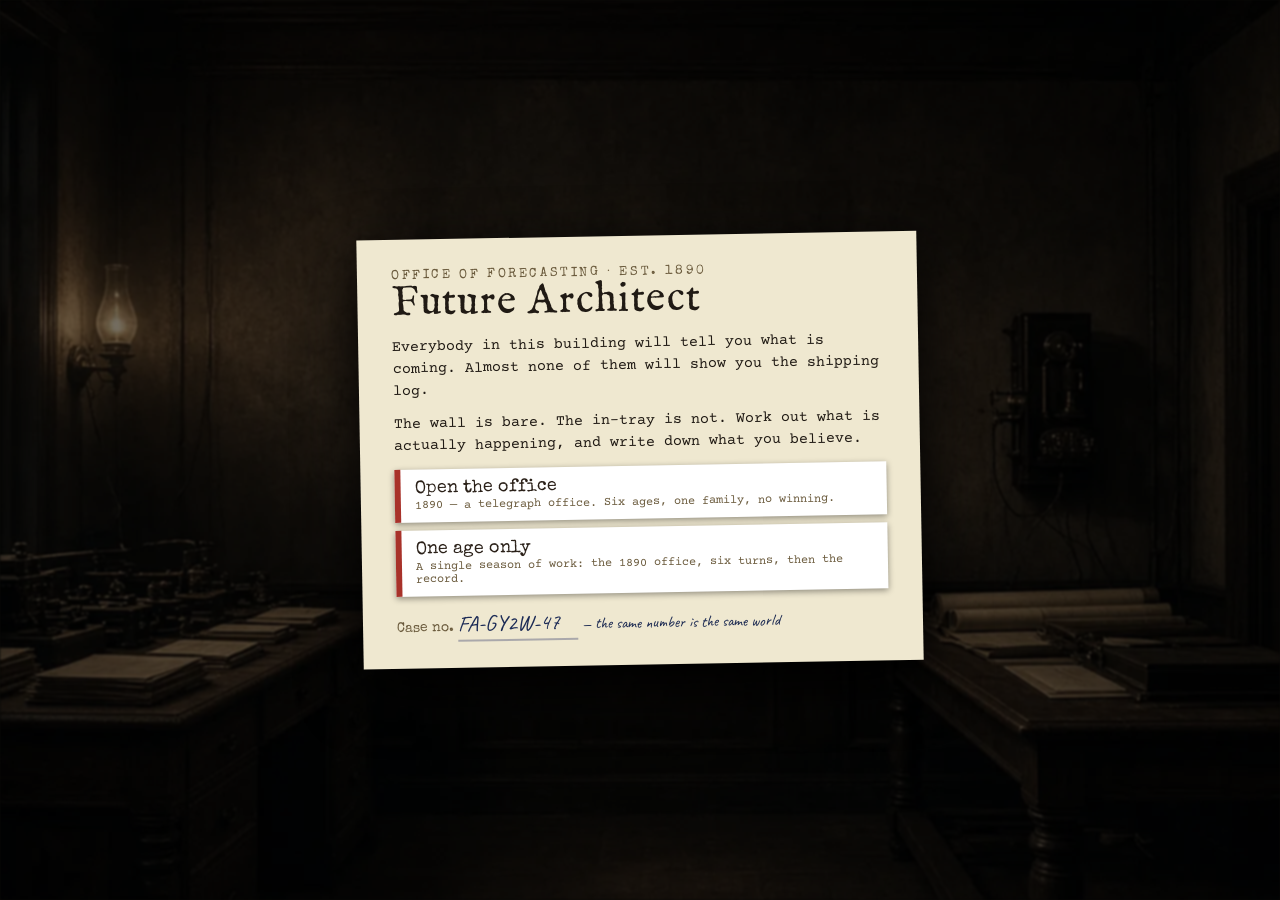
<file: index.html>
<!doctype html>
<html lang="en">
<head>
<meta charset="utf-8">
<meta name="viewport" content="width=device-width,initial-scale=1,maximum-scale=1,user-scalable=no,viewport-fit=cover">
<title>Future Architect — The Evidence Room</title>
<link rel="stylesheet" href="css/style.css">
</head>
<body>
<div id="app">
  <div id="vp"><div id="stagewrap"><div id="stage">
    <img id="roomBg" alt="" draggable="false">
    <div id="roomDim"></div>
    <div id="relics"></div>
    <div id="wallBoard" class="hot"><div id="miniBoard"></div><div class="plate" id="plBoard">THEORY BOARD</div></div>
    <div id="spots"></div>
    <div id="team"></div>
    <div id="fx"></div>
  </div></div></div>
  <div id="desk"></div>
  <div id="edgeL" class="edge">◂</div><div id="edgeR" class="edge">▸</div>
  <div id="scene" class="hidden"></div>
  <div id="modal" class="hidden"></div>
  <div id="toast"></div>
  <div id="title" class="hidden"></div>
  <div id="curtain"></div>
</div>
<script src="js/core.js"></script>
<script src="js/data.js"></script>
<script src="js/sim.js"></script>
<script src="js/evidence.js"></script>
<script src="js/people.js"></script>
<script src="js/theory.js"></script>
<script src="js/game.js"></script>
<script src="js/narr.js"></script>
<script src="js/audio.js"></script>
<script src="js/ui.js"></script>
<script src="js/ui_cards.js"></script>
<script src="js/ui_board.js"></script>
<script src="js/ui_scenes.js"></script>
<script src="js/ui_end.js"></script>
</body>
</html>
</file>
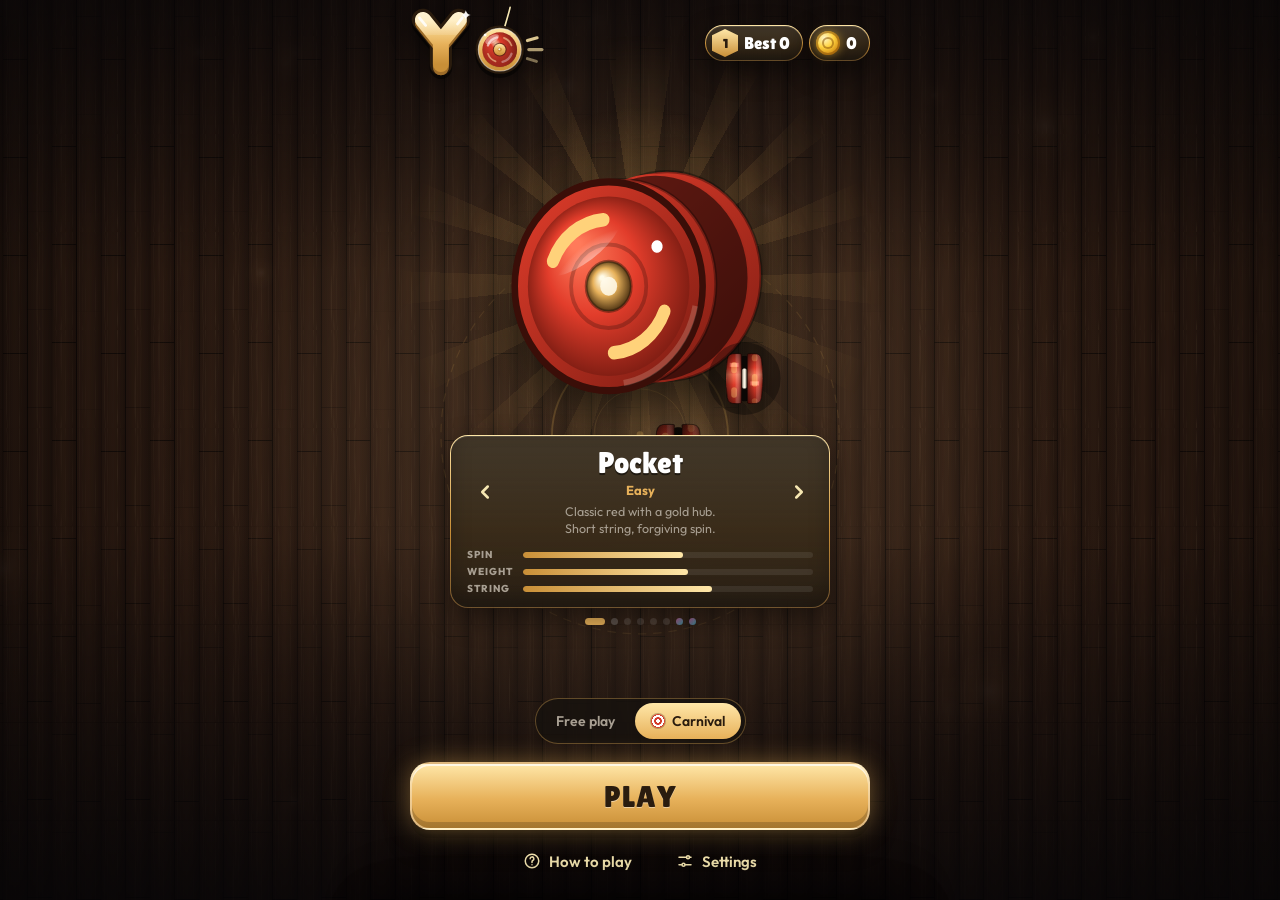
<file: yoyo/index.html>
<!DOCTYPE html>
<html lang="en">
<head>
<meta charset="utf-8">
<meta name="viewport" content="width=device-width, initial-scale=1, maximum-scale=1, user-scalable=no, viewport-fit=cover">
<title>Yo</title>
<meta name="description" content="A pocket yo-yo. Tilt to throw, sleep, and bring it home.">
<meta name="theme-color" content="#09090b">
<meta name="apple-mobile-web-app-capable" content="yes">
<meta name="mobile-web-app-capable" content="yes">
<meta name="apple-mobile-web-app-title" content="Yo">
<meta name="apple-mobile-web-app-status-bar-style" content="black-translucent">
<meta property="og:title" content="Yo">
<meta property="og:description" content="A pocket yo-yo. Tilt to throw, sleep, and bring it home.">
<meta property="og:type" content="website">
<meta property="og:site_name" content="Yo">
<meta property="og:image" content="assets/og.png">
<meta property="og:image:width" content="1200">
<meta property="og:image:height" content="630">
<meta property="og:image:alt" content="Yo: a gold, glossy wordmark with a spinning red yo-yo as the O">
<meta name="twitter:card" content="summary_large_image">
<meta name="twitter:title" content="Yo">
<meta name="twitter:description" content="A pocket yo-yo. Tilt to throw, sleep, and bring it home.">
<meta name="twitter:image" content="assets/og.png">
<meta name="twitter:creator" content="@Mellowoah">
<link rel="icon" type="image/svg+xml" href="favicon.svg">
<link rel="icon" type="image/png" sizes="192x192" href="assets/icon-192.png">
<link rel="apple-touch-icon" sizes="180x180" href="assets/icon-180.png">
<link rel="manifest" href="manifest.webmanifest">
<link rel="preconnect" href="https://fonts.googleapis.com">
<link rel="preconnect" href="https://fonts.gstatic.com" crossorigin>
<link rel="stylesheet" href="https://fonts.googleapis.com/css2?family=Lilita+One&family=Fraunces:opsz,wght@9..144,650&family=Outfit:wght@400;500;600;700;800&display=swap">
<style>
:root{
  --bg-deep:#09090b; --fg:#f6efe2; --muted:#a89f92;
  --accent:#e7b15a; --accent-hi:#ffe7a8; --accent-lo:#c98f37; --accent-rgb:231,177,90; --cream:#f6e7b2; --accent2:#e23d2b; --brand-yo:#e23d2b; --ink:#2a1c0e;
  --panel:rgba(24,19,15,.82); --panel-2:rgba(40,32,25,.9);
  --sat:env(safe-area-inset-top,0px); --sab:env(safe-area-inset-bottom,0px); --sal:env(safe-area-inset-left,0px); --sar:env(safe-area-inset-right,0px);
  --ease:cubic-bezier(.2,.8,.2,1); --spring:cubic-bezier(.34,1.56,.64,1);
  --game:"Lilita One","Outfit",ui-sans-serif,system-ui,sans-serif; --ui:"Outfit",ui-sans-serif,system-ui,-apple-system,sans-serif;
}
*{box-sizing:border-box;-webkit-tap-highlight-color:transparent}
html,body{margin:0;height:100%;background:var(--bg-deep);color:var(--fg);font-family:var(--ui);overflow:hidden;overscroll-behavior:none;-webkit-user-select:none;user-select:none;-webkit-touch-callout:none;-webkit-font-smoothing:antialiased;touch-action:manipulation}
button{font:inherit;color:inherit;border:0;background:none;padding:0;cursor:pointer;touch-action:manipulation}
button:focus-visible,input:focus-visible{outline:2px solid var(--accent);outline-offset:3px}
#app{position:fixed;inset:0;overflow:hidden;background:var(--bg-deep)}
#stage{position:absolute;inset:0;width:100%;height:100%;display:block;touch-action:none}
#fx{position:absolute;inset:0;width:100%;height:100%;pointer-events:none;z-index:60}
.tabular{font-variant-numeric:tabular-nums}
.layer{position:absolute;inset:0;pointer-events:none}

/* ---- themed frames ---- */
.frame{position:relative;border:1.5px solid transparent;border-radius:18px;
  background:linear-gradient(180deg,var(--panel-2),var(--panel)) padding-box,linear-gradient(180deg,var(--accent-hi),var(--accent-lo) 55%,rgba(var(--accent-rgb),.35)) border-box;
  box-shadow:0 10px 28px rgba(0,0,0,.45),inset 0 1px 0 rgba(255,255,255,.12),inset 0 -10px 20px rgba(0,0,0,.25);-webkit-backdrop-filter:blur(10px);backdrop-filter:blur(10px)}
.frame.round{border-radius:999px}
.icon-btn{width:48px;height:48px;display:grid;place-items:center;color:var(--cream);transition:transform .15s var(--ease)}
.icon-btn:active{transform:scale(.9)}
.icon-btn svg{width:22px;height:22px}
.btn-main{height:64px;border-radius:20px;padding:0 28px;font-family:var(--game);font-size:26px;letter-spacing:.04em;color:var(--ink);text-shadow:0 1px 0 rgba(255,255,255,.45);
  background:linear-gradient(180deg,var(--accent-hi),var(--accent) 55%,var(--accent-lo));border:2px solid rgba(255,255,255,.35);
  box-shadow:0 0 26px rgba(var(--accent-rgb),.45),0 8px 0 rgba(0,0,0,.35),0 14px 26px rgba(0,0,0,.4),inset 0 2px 0 rgba(255,255,255,.7),inset 0 -6px 0 rgba(0,0,0,.18);transition:transform .12s var(--ease),box-shadow .12s,filter .2s}
.btn-main:active{transform:translateY(5px);box-shadow:0 0 18px rgba(var(--accent-rgb),.35),0 3px 0 rgba(0,0,0,.35),0 8px 16px rgba(0,0,0,.4),inset 0 2px 0 rgba(255,255,255,.6),inset 0 -4px 0 rgba(0,0,0,.18)}
.btn-main.alt{background:linear-gradient(180deg,#4a4038,#26201b);color:var(--cream);text-shadow:none;border-color:rgba(var(--accent-rgb),.45)}
.btn-main:disabled{filter:grayscale(.85) brightness(.6)}
.btn-ghost{height:46px;border-radius:999px;padding:0 18px;font-weight:600;font-size:15px;color:var(--cream);display:inline-flex;align-items:center;gap:8px;transition:transform .15s var(--ease)}
.btn-ghost:active{transform:scale(.95)}
.btn-ghost svg{width:18px;height:18px}

/* ---- HUD ---- */
#hud{opacity:0;transform:translateY(-8px);transition:opacity .35s var(--ease),transform .35s var(--ease)}
#app.playing #hud{opacity:1;transform:none}
#app:not(.playing) #hud *{pointer-events:none!important}
.topbar{position:absolute;left:0;right:0;top:0;padding:calc(var(--sat) + 10px) calc(var(--sar) + 12px) 0 calc(var(--sal) + 12px);display:flex;gap:8px;align-items:flex-start;pointer-events:none}
.topbar>button{pointer-events:auto;flex:none}
.scorecard{position:relative;flex:1 1 auto;max-width:250px;min-width:0;padding:7px 12px 9px 10px;display:grid;grid-template-columns:auto 1fr;column-gap:10px;align-items:center}
.lvl{grid-row:span 2;width:42px;height:46px;display:grid;place-items:center;font-family:var(--game);font-size:20px;color:var(--ink);line-height:1;
  background:linear-gradient(180deg,var(--accent-hi),var(--accent-lo));clip-path:polygon(50% 0,100% 22%,100% 78%,50% 100%,0 78%,0 22%);text-align:center}
.lvl small{display:block;font-size:9px;font-family:var(--ui);font-weight:800;letter-spacing:.08em;margin-bottom:-2px}
.lvl.up{animation:lvlup .8s var(--spring)}
.scoreline{display:flex;align-items:baseline;gap:8px;min-width:0}
.score{font-family:var(--game);font-size:32px;white-space:nowrap;line-height:1;color:#fff;text-shadow:0 2px 0 rgba(0,0,0,.45),0 0 18px rgba(var(--accent-rgb),.45)}
.score.bump{animation:bump .4s var(--spring)}
.combo{font-family:var(--game);font-size:17px;color:#fff;position:absolute;right:-6px;top:-9px;z-index:2;padding:1px 8px 1px 20px;border-radius:999px;background:linear-gradient(180deg,#ff9a3c,#e2432b);box-shadow:0 0 14px rgba(255,120,40,.7);transform:scale(0);transition:transform .3s var(--spring)}
.combo.on{transform:scale(1) rotate(4deg)}
.combo::before{content:"";position:absolute;left:5px;top:-7px;width:12px;height:20px;border-radius:50% 50% 45% 45%/60% 60% 40% 40%;background:radial-gradient(circle at 50% 75%,#fff6b0,#ffc23d 35%,#ff6a1f 70%,transparent 72%);animation:flame .35s ease-in-out infinite alternate;filter:drop-shadow(0 0 6px #ff8a2a)}
.combo.hot::before{transform:scale(1.4);top:-11px}
.xp{height:7px;border-radius:4px;background:rgba(0,0,0,.45);box-shadow:inset 0 0 0 1px rgba(255,255,255,.08);overflow:hidden;margin-top:6px}
.xp i{display:block;height:100%;width:0;border-radius:4px;background:linear-gradient(90deg,var(--accent-lo),var(--accent-hi));box-shadow:0 0 10px rgba(var(--accent-rgb),.7);transition:width .5s var(--ease)}
.subline{grid-column:2;display:flex;justify-content:space-between;font-size:10.5px;font-weight:700;letter-spacing:.06em;color:var(--muted);margin-top:3px;text-transform:uppercase;white-space:nowrap;gap:8px;overflow:hidden}
.spacer{flex:1}
.coins{height:36px;padding:0 12px 0 6px;display:flex;align-items:center;gap:6px;font-family:var(--game);font-size:18px;color:#fff;pointer-events:none;flex:none}
.coins.bump{animation:bump .4s var(--spring)}
.coin{width:24px;height:24px;border-radius:50%;background:radial-gradient(circle at 35% 30%,#fff7c8,#ffd23f 40%,#d18a14 75%,#8c560a);box-shadow:inset 0 0 0 2px rgba(140,86,10,.6),0 0 10px rgba(255,200,60,.5);position:relative}
.coin::after{content:"";position:absolute;inset:6px;border-radius:50%;box-shadow:inset 0 0 0 2px rgba(140,86,10,.55)}
.mode-btn{width:48px;height:48px;display:grid;place-items:center;font-size:9px;font-weight:800;letter-spacing:.06em;color:var(--cream)}
.mode-btn svg{width:19px;height:19px;margin-bottom:-3px}
.toast{position:absolute;left:0;right:0;top:max(calc(var(--sat) + 120px),15%);text-align:center;pointer-events:none;opacity:0}
.toast .n{font-family:var(--game);font-size:44px;line-height:1.05;color:#fff;-webkit-text-stroke:2px rgba(0,0,0,.55);paint-order:stroke fill;
  background:linear-gradient(180deg,#fff,var(--accent-hi) 45%,var(--accent) 80%);-webkit-background-clip:text;background-clip:text;-webkit-text-fill-color:transparent;filter:drop-shadow(0 4px 0 rgba(0,0,0,.45)) drop-shadow(0 0 18px rgba(var(--accent-rgb),.6))}
.toast .p{margin-top:4px;font-family:var(--game);font-size:22px;color:#fff;text-shadow:0 2px 0 rgba(0,0,0,.5)}
.toast.show{animation:toast 1.4s var(--ease) forwards}
.toast.bad .n{background:linear-gradient(180deg,#fff,#ffb3a3 50%,#ff6a4f);-webkit-background-clip:text;background-clip:text}
.toast.big .n{font-size:54px}
.bottombar{position:absolute;left:0;right:0;bottom:0;padding:0 calc(var(--sar) + 12px) calc(var(--sab) + 12px) calc(var(--sal) + 12px);pointer-events:none}
.hint{text-align:center;font-size:14px;font-weight:500;line-height:1.35;color:rgba(255,255,255,.86);text-shadow:0 1px 3px rgba(0,0,0,.8);min-height:38px;padding:0 10px 8px;display:flex;align-items:flex-end;justify-content:center;text-wrap:balance}
.tricks{display:flex;justify-content:center;gap:5px;padding:0 0 9px}
.tricks .t{height:22px;padding:0 8px;border-radius:7px;font-size:10.5px;font-weight:800;letter-spacing:.05em;text-transform:uppercase;display:inline-flex;align-items:center;white-space:nowrap;color:rgba(255,255,255,.4);background:rgba(0,0,0,.4);box-shadow:inset 0 0 0 1px rgba(255,255,255,.08);transition:all .35s var(--spring)}
.tricks .t.done{color:var(--ink);background:linear-gradient(180deg,var(--accent-hi),var(--accent-lo));box-shadow:0 0 12px rgba(var(--accent-rgb),.6);transform:translateY(-2px) scale(1.06)}
.tray{max-width:540px;margin:0 auto;padding:10px;display:grid;grid-template-columns:62px 1fr 56px;gap:10px;align-items:center;pointer-events:auto;border-radius:26px}
.gauge{width:62px;height:62px;position:relative;display:grid;place-items:center;border-radius:50%;background:rgba(0,0,0,.35)}
.gauge svg{position:absolute;inset:0;transform:rotate(-90deg)}
.gauge .v{font-family:var(--game);font-size:20px;line-height:1;color:#fff;text-align:center}
.gauge .v small{display:block;font-family:var(--ui);font-size:8px;letter-spacing:.16em;color:var(--muted);margin-top:1px;font-weight:800}
#action{width:100%;height:62px;font-size:26px}
#soundBtn{width:56px;height:56px;border-radius:18px;background:rgba(0,0,0,.35);box-shadow:inset 0 0 0 1px rgba(var(--accent-rgb),.3)}

/* ---- Menu ---- */
.screen{position:absolute;inset:0;display:flex;flex-direction:column;transition:opacity .45s var(--ease),transform .45s var(--ease),visibility 0s linear 0s}
.screen.hidden{opacity:0;transform:scale(1.04);visibility:hidden;pointer-events:none;transition:opacity .35s var(--ease),transform .35s var(--ease),visibility 0s linear .35s}
#menu{background:linear-gradient(180deg,rgba(6,5,7,.72),rgba(6,5,7,.25) 30%,rgba(6,5,7,.25) 60%,rgba(6,5,7,.85));padding:calc(var(--sat) + 12px) calc(var(--sar) + 18px) calc(var(--sab) + 16px) calc(var(--sal) + 18px)}
.menu-inner{width:100%;max-width:460px;margin:0 auto;height:100%;display:flex;flex-direction:column}
.brand{display:flex;align-items:center;gap:8px}
.brand svg{height:72px;width:139px;margin:-6px 0 -4px -4px;flex:none;overflow:visible;filter:drop-shadow(0 4px 10px rgba(0,0,0,.5))}
.logo-spin{transform-box:fill-box;transform-origin:center;animation:logoSpin 2.2s linear infinite}
@keyframes logoSpin{to{transform:rotate(360deg)}}
@media (prefers-reduced-motion:reduce){.logo-spin{animation:none}}
.brand .stats{margin-left:auto;display:flex;gap:6px;align-items:center}
.pill{height:36px;padding:0 12px 0 6px;display:flex;align-items:center;gap:6px;font-family:var(--game);font-size:17px;color:#fff}
.pill .lvl{width:26px;height:28px;font-size:13px}
.hero{flex:1;min-height:0;display:flex;flex-direction:column;align-items:center;justify-content:center;position:relative;touch-action:pan-y}
.hero-stage{position:relative;width:min(64vw,290px,34vh);aspect-ratio:1;display:grid;place-items:center}
.rays{position:absolute;inset:-38%;border-radius:50%;background:repeating-conic-gradient(from 0deg,rgba(var(--accent-rgb),.16) 0 8deg,transparent 8deg 22deg);-webkit-mask:radial-gradient(circle,#000 20%,transparent 68%);mask:radial-gradient(circle,#000 20%,transparent 68%);animation:spin 26s linear infinite}
.halo{position:absolute;inset:-12%;border-radius:50%;background:radial-gradient(circle,rgba(var(--accent-rgb),.38),rgba(var(--accent-rgb),.08) 45%,transparent 68%);animation:breathe 4.2s ease-in-out infinite}
.hero-stage canvas{position:relative;width:100%;height:100%;animation:float 3.6s ease-in-out infinite;filter:drop-shadow(0 26px 26px rgba(0,0,0,.6))}
.hero-stage.locked canvas{filter:brightness(.42) saturate(.7) drop-shadow(0 26px 26px rgba(0,0,0,.6))}
.hero-stage .lock{position:absolute;width:60px;height:60px;border-radius:50%;display:none;place-items:center;color:var(--cream)}
.hero-stage.locked .lock{display:grid}
.hero-stage.swap canvas{animation:swapin .5s var(--spring)}
.badge{position:absolute;top:2%;right:0;display:none;align-items:center;gap:5px;height:28px;padding:0 10px 0 8px;border-radius:999px;font-family:var(--game);font-size:14px;letter-spacing:.06em;color:#fff;
  background:linear-gradient(135deg,#ff7ad9,#8f6bff 50%,#3ee0ff);box-shadow:0 0 18px rgba(170,120,255,.7),inset 0 1px 0 rgba(255,255,255,.6);transform:rotate(8deg);animation:badge 2.4s ease-in-out infinite}
.badge svg{width:15px;height:15px}
.hero-stage.special .badge{display:flex}
.card{margin-top:10px;width:100%;max-width:380px;padding:12px 10px 12px;display:grid;grid-template-columns:44px 1fr 44px;gap:6px;align-items:center}
.card .info{text-align:center;min-width:0}
.card .name{font-family:var(--game);font-size:30px;line-height:1;color:#fff;text-shadow:0 2px 0 rgba(0,0,0,.5)}
.card .trait{margin-top:4px;font-size:13px;font-weight:700;color:var(--accent)}
.card .blurb{margin-top:5px;font-size:12.5px;color:var(--muted);line-height:1.35;min-height:2.7em;text-wrap:balance}
.statsbars{grid-column:1/-1;display:grid;grid-template-columns:auto 1fr;gap:4px 10px;align-items:center;padding:6px 6px 0;font-size:10px;font-weight:800;letter-spacing:.1em;color:var(--muted)}
.statsbars b{display:block;height:6px;border-radius:3px;background:rgba(255,255,255,.08);overflow:hidden}
.statsbars b i{display:block;height:100%;border-radius:3px;background:linear-gradient(90deg,var(--accent-lo),var(--accent-hi));transition:width .45s var(--ease)}
.card .redeem-cta{grid-column:1/-1;justify-self:center;display:none;margin-top:8px}
.card.diamond-locked .redeem-cta{display:inline-flex}
.dots{display:flex;gap:6px;justify-content:center;margin-top:10px}
.dots i{width:7px;height:7px;border-radius:4px;background:rgba(255,255,255,.22);transition:all .3s var(--ease)}
.dots i.on{width:20px;background:var(--accent)}
.dots i.sp{background:linear-gradient(135deg,#ff7ad9,#3ee0ff)}
.menu-actions{display:flex;flex-direction:column;gap:8px;padding-top:12px}
.menu-actions .row{display:flex;gap:8px;justify-content:center}
#play{width:100%;height:68px;font-size:30px}

/* ---- Sheets ---- */
.scrim{position:absolute;inset:0;background:rgba(0,0,0,.55);opacity:0;visibility:hidden;transition:opacity .3s var(--ease),visibility 0s linear .3s;z-index:20}
.scrim.on{opacity:1;visibility:visible;transition:opacity .3s var(--ease)}
.sheet{position:absolute;left:0;right:0;bottom:0;margin:0 auto;max-width:520px;max-height:92%;overflow:auto;border-radius:28px 28px 0 0;padding:10px 20px calc(var(--sab) + 20px);transform:translateY(105%);transition:transform .42s var(--ease);z-index:21;
  background:linear-gradient(180deg,var(--panel-2),rgba(14,11,9,.98));border-top:1.5px solid rgba(var(--accent-rgb),.6);box-shadow:0 -20px 50px rgba(0,0,0,.5)}
.sheet.on{transform:none}
.sheet .grab{width:40px;height:5px;border-radius:3px;background:rgba(255,255,255,.2);margin:0 auto 12px}
.sheet h2{font-family:var(--game);font-weight:400;font-size:30px;margin:0 0 10px;color:#fff}
.how{display:grid;gap:8px;margin:0 0 14px;padding:0;list-style:none}
.how li{display:grid;grid-template-columns:42px 1fr;gap:12px;align-items:center;padding:10px 12px;border-radius:16px;background:rgba(255,255,255,.04);box-shadow:inset 0 0 0 1px rgba(255,255,255,.06)}
.how .ic{width:42px;height:42px;border-radius:12px;display:grid;place-items:center;background:rgba(var(--accent-rgb),.15);color:var(--accent)}
.how .ic svg{width:22px;height:22px}
.how b{display:block;font-weight:700;font-size:15px}
.how span{font-size:13px;color:var(--muted);line-height:1.35}
.set{display:flex;align-items:center;justify-content:space-between;gap:12px;min-height:56px;border-bottom:1px solid rgba(255,255,255,.07);font-size:16px;font-weight:600}
.set small{display:block;color:var(--muted);font-size:12.5px;font-weight:400;margin-top:2px}
.set.col{flex-direction:column;align-items:stretch;padding:10px 0}
.switch{width:52px;height:32px;border-radius:16px;background:#3a332c;position:relative;transition:background .25s;flex:none}
.switch::after{content:"";position:absolute;top:3px;left:3px;width:26px;height:26px;border-radius:50%;background:#f6efe2;box-shadow:0 2px 6px rgba(0,0,0,.4);transition:transform .3s var(--spring)}
.switch[aria-checked="true"]{background:linear-gradient(180deg,var(--accent-hi),var(--accent-lo))}
.switch[aria-checked="true"]::after{transform:translateX(20px)}
.themes{display:grid;grid-template-columns:repeat(3,1fr);gap:8px;margin-top:8px}
.theme{border-radius:14px;padding:6px 6px 8px;font-size:12px;font-weight:700;text-align:center;background:rgba(255,255,255,.04);box-shadow:inset 0 0 0 1.5px rgba(255,255,255,.08);transition:transform .15s var(--ease)}
.theme:active{transform:scale(.96)}
.theme[aria-checked="true"]{box-shadow:inset 0 0 0 2px var(--accent),0 0 14px rgba(var(--accent-rgb),.4)}
.theme i{display:block;height:44px;border-radius:9px;margin-bottom:6px}
.redeem{display:flex;gap:8px;margin-top:8px}
.redeem input{flex:1;min-width:0;height:50px;border-radius:14px;border:1.5px solid rgba(var(--accent-rgb),.45);background:rgba(0,0,0,.45);color:#fff;font:700 18px var(--ui);letter-spacing:.14em;text-transform:uppercase;padding:0 14px;outline:none;transition:border-color .2s,box-shadow .2s;-webkit-user-select:text;user-select:text}
.redeem input::placeholder{color:rgba(255,255,255,.3);letter-spacing:.08em}
.redeem input:focus{border-color:var(--accent);box-shadow:0 0 0 3px rgba(var(--accent-rgb),.25)}
.redeem button{height:50px;padding:0 18px;border-radius:14px;font-size:19px}
.redeem.shake{animation:shake .45s cubic-bezier(.36,.07,.19,.97)}
.redeem.bad input{border-color:#ff6a4f;box-shadow:0 0 0 3px rgba(255,106,79,.22)}
.rmsg{min-height:20px;margin-top:6px;font-size:13px;font-weight:600;color:var(--muted)}
.rmsg.err{color:#ff8f78}.rmsg.ok{color:#8ff5ff}
.sheet .done{width:100%;margin-top:14px;height:58px;font-size:24px}
.sr-only{position:absolute!important;width:1px;height:1px;overflow:hidden;clip:rect(0 0 0 0);white-space:nowrap;min-height:0;padding:0}
.tricks{align-items:center;gap:4px;max-width:100%}
.tricks .t{padding:0 6px;letter-spacing:.03em;flex:0 1 auto;min-width:0}
@media (max-width:400px){.tricks .t{padding:0 5px;font-size:10px;letter-spacing:.02em}}
.tricks .t{pointer-events:auto;cursor:pointer;-webkit-tap-highlight-color:transparent}
.tricks .t.tip{outline:1.5px solid var(--accent);outline-offset:1px}
.info-btn{pointer-events:auto;flex:none;width:24px;height:24px;margin-left:3px;border-radius:50%;display:inline-grid;place-items:center;font:800 13px/1 Georgia,"Times New Roman",serif;font-style:italic;color:var(--ink);background:linear-gradient(180deg,var(--accent-hi),var(--accent-lo));box-shadow:0 2px 6px rgba(0,0,0,.45),inset 0 1px 0 rgba(255,255,255,.5);-webkit-tap-highlight-color:transparent;position:relative}
.info-btn::after{content:"";position:absolute;inset:-9px;border-radius:50%}
.info-btn.open{box-shadow:0 0 0 2px rgba(var(--accent-rgb),.45),0 2px 6px rgba(0,0,0,.45)}
.info-btn.pulse{animation:infoPulse 1.6s var(--ease) 4}
@keyframes infoPulse{0%,100%{box-shadow:0 2px 6px rgba(0,0,0,.45),0 0 0 0 rgba(var(--accent-rgb),.75)}60%{box-shadow:0 2px 6px rgba(0,0,0,.45),0 0 0 11px rgba(var(--accent-rgb),0)}}
.info-pop{position:absolute;left:50%;bottom:calc(100% + 4px);transform:translate(-50%,6px) scale(.97);transform-origin:50% 100%;width:min(320px,calc(100% - 24px));padding:11px 34px 12px 14px;border-radius:16px;opacity:0;pointer-events:none;transition:opacity .2s var(--ease),transform .25s var(--spring);z-index:40;text-align:left}
.info-pop[hidden]{display:block;visibility:hidden}
.info-pop.on{opacity:1;transform:translate(-50%,0) scale(1);pointer-events:auto;visibility:visible}
.info-pop::after{content:"";position:absolute;left:var(--tail,50%);bottom:-6px;width:12px;height:12px;margin-left:-6px;transform:rotate(45deg);background:var(--panel);box-shadow:1px 1px 0 rgba(var(--accent-rgb),.55)}
.info-ttl{font-family:var(--game);font-size:14px;letter-spacing:.04em;color:var(--accent-hi);margin-bottom:3px}
.info-txt{font-size:13.5px;font-weight:600;line-height:1.38;color:#fff;text-wrap:pretty}
.info-x{position:absolute;top:5px;right:5px;width:26px;height:26px;border-radius:50%;font-size:19px;line-height:1;color:rgba(255,255,255,.75);background:rgba(0,0,0,.25);display:grid;place-items:center}
.info-x:active{transform:scale(.92)}
.note{position:absolute;left:50%;bottom:calc(var(--sab) + 205px);transform:translate(-50%,10px);opacity:0;max-width:88%;padding:10px 16px;font-size:13.5px;font-weight:600;color:#fff;transition:all .35s var(--ease);pointer-events:none;text-align:center;z-index:30}
.note.on{opacity:1;transform:translate(-50%,0)}
.celebrate{position:absolute;inset:0;display:grid;place-items:center;pointer-events:none;z-index:61;opacity:0}
.celebrate.on{animation:celebrate 2.6s var(--ease) forwards}
.celebrate div{text-align:center;font-family:var(--game);font-size:46px;line-height:1.05;color:#fff;-webkit-text-stroke:2px rgba(0,30,60,.5);paint-order:stroke fill;text-shadow:0 0 30px rgba(140,230,255,.9),0 4px 0 rgba(0,0,0,.4)}
.celebrate small{display:block;font-family:var(--ui);font-weight:700;font-size:15px;letter-spacing:.18em;-webkit-text-stroke:0;color:#c9f6ff;margin-top:8px}

@keyframes float{0%,100%{transform:translateY(-6px) rotate(-2deg)}50%{transform:translateY(6px) rotate(2deg)}}
@keyframes breathe{0%,100%{opacity:.75;transform:scale(.95)}50%{opacity:1;transform:scale(1.05)}}
@keyframes spin{to{transform:rotate(360deg)}}
@keyframes swapin{from{transform:scale(.6) rotate(-40deg);opacity:0}to{transform:none;opacity:1}}
@keyframes bump{0%{transform:scale(1)}40%{transform:scale(1.22)}100%{transform:scale(1)}}
@keyframes lvlup{0%{transform:scale(1)}30%{transform:scale(1.3) rotate(-8deg);filter:brightness(1.6)}100%{transform:scale(1)}}
@keyframes flame{from{transform:scaleY(.9) translateY(1px) rotate(-4deg)}to{transform:scaleY(1.15) translateY(-1px) rotate(4deg)}}
@keyframes badge{0%,100%{transform:rotate(8deg) scale(1)}50%{transform:rotate(4deg) scale(1.08)}}
@keyframes toast{0%{opacity:0;transform:translateY(16px) scale(.6)}14%{opacity:1;transform:translateY(0) scale(1.12)}24%{transform:scale(1)}78%{opacity:1;transform:translateY(-6px)}100%{opacity:0;transform:translateY(-24px) scale(.96)}}
@keyframes shake{10%,90%{transform:translateX(-2px)}20%,80%{transform:translateX(4px)}30%,50%,70%{transform:translateX(-7px)}40%,60%{transform:translateX(7px)}}
@keyframes celebrate{0%{opacity:0;transform:scale(.4)}15%{opacity:1;transform:scale(1.12)}25%{transform:scale(1)}80%{opacity:1}100%{opacity:0;transform:scale(1.05)}}
@media (prefers-reduced-motion:reduce){*{animation-duration:.01ms!important;transition-duration:.01ms!important}}
@media (max-height:700px){.card .blurb{display:none}.statsbars{display:none}}
@media (max-width:430px){#xpTxt{display:none}}
@media (max-width:360px){.scorecard{padding:6px 8px}.score{font-size:28px}.coins{display:none}}
.modes{display:flex;gap:4px;padding:4px;border-radius:999px;background:var(--panel,rgba(20,16,12,.8));border:1px solid rgba(var(--accent-rgb,231,177,90),.35);margin:0 auto 10px;width:max-content;max-width:100%}
.modes button{height:36px;padding:0 16px;border-radius:999px;font:600 14px var(--ui);color:var(--muted);display:inline-flex;align-items:center;gap:7px;transition:background .2s,color .2s}
.modes button[aria-pressed="true"]{background:linear-gradient(180deg,var(--accent-hi),var(--accent));color:var(--ink,#2a1c0e)}
.plate-ico{width:14px;height:14px;border-radius:50%;background:radial-gradient(circle,#fff 0 18%,#d23a2a 19% 38%,#fff 39% 58%,#d23a2a 59% 78%,#f4ead6 79%);box-shadow:0 0 0 1px rgba(0,0,0,.25)}
</style>
</head>
<body>
<div id="app">
  <canvas id="stage" aria-label="Yo-yo playfield"></canvas>

  <div id="hud" class="layer">
    <div class="topbar">
      <button class="icon-btn frame" id="pauseBtn" aria-label="Menu"><svg viewBox="0 0 24 24" fill="none" stroke="currentColor" stroke-width="2.6" stroke-linecap="round"><path d="M5 7h14M5 12h14M5 17h14"/></svg></button>
      <div class="scorecard frame" aria-live="polite">
        <div class="lvl" id="lvlHud"><div><small>LV</small><span>1</span></div></div>
        <div class="scoreline"><span class="score tabular" id="score">0</span><span class="combo" id="combo">×1</span></div>
        <div class="subline"><span id="bestHud">Best 0</span><span id="xpTxt">0/500 XP</span></div>
        <div class="xp" style="grid-column:1/-1"><i id="xpBar"></i></div>
      </div>
      <div class="spacer"></div>
      <div class="coins frame round" id="coinsHud"><span class="coin"></span><span class="tabular" id="coinVal">0</span></div>
      <button class="mode-btn frame" id="modeBtn" aria-label="Control mode"></button>
    </div>
    <div class="toast" id="toast"><div class="n"></div><div class="p"></div></div>
    <div class="bottombar">
      <div class="hint sr-only" id="hint"></div>
      <div class="info-pop frame" id="infoPop" role="dialog" aria-modal="false" aria-labelledby="infoTtl" hidden>
        <button class="info-x" id="infoX" aria-label="Close tip">&times;</button>
        <div class="info-ttl" id="infoTtl">Tip</div>
        <div class="info-txt" id="infoTxt"></div>
      </div>
      <div class="tricks" id="tricks" aria-label="Tricks this throw"></div>
      <div class="tray frame">
        <div class="gauge" aria-label="Spin">
          <svg viewBox="0 0 62 62"><circle cx="31" cy="31" r="26" fill="none" stroke="rgba(255,255,255,.1)" stroke-width="5"/><circle id="gaugeArc" cx="31" cy="31" r="26" fill="none" stroke="#e7b15a" stroke-width="5" stroke-linecap="round" stroke-dasharray="163.4" stroke-dashoffset="163.4"/></svg>
          <div class="v tabular"><span id="spinVal">0</span><small>SPIN</small></div>
        </div>
        <button class="btn-main" id="action">Throw</button>
        <button class="icon-btn" id="soundBtn" aria-label="Sound"></button>
      </div>
    </div>
  </div>

  <div id="menu" class="screen">
    <div class="menu-inner">
      <div class="brand">
        <svg class="logo" viewBox="0 0 200 104" role="img" aria-label="Yo"> <defs> <linearGradient id="lgFace" x1="0" y1="0" x2="0" y2="1"> <stop offset="0" style="stop-color:var(--accent-hi,#ffe7a8)"/> <stop offset=".55" style="stop-color:var(--accent,#e7b15a)"/><stop offset="1" style="stop-color:var(--accent-lo,#c98f37)"/> </linearGradient> <linearGradient id="lgGloss" x1="0" y1="0" x2="0" y2="1"> <stop offset="0" stop-color="#fff" stop-opacity=".6"/><stop offset=".4" stop-color="#fff" stop-opacity=".12"/><stop offset=".41" stop-color="#fff" stop-opacity="0"/> </linearGradient> <radialGradient id="lgBody" cx=".38" cy=".32" r=".75"> <stop offset="0" style="stop-color:#fff" stop-opacity=".55"/><stop offset=".18" style="stop-color:var(--brand-yo,#e23d2b)"/><stop offset="1" style="stop-color:#3a0a08"/> </radialGradient> <linearGradient id="lgBodyTint" x1="0" y1="0" x2="0" y2="1"><stop offset="0" style="stop-color:var(--brand-yo,#e23d2b)" stop-opacity=".0"/><stop offset="1" style="stop-color:var(--brand-yo,#e23d2b)" stop-opacity=".55"/></linearGradient> <mask id="lgMaskY" maskUnits="userSpaceOnUse"><path d="M24 20 L50 52 M76 20 L50 52 L50 84" fill="none" stroke="#fff" stroke-width="23" stroke-linecap="round" stroke-linejoin="round"/></mask> </defs> <g fill="none" stroke-linecap="round" stroke-linejoin="round"> <path d="M24 20 L50 52 M76 20 L50 52 L50 84" stroke="#000" stroke-opacity=".45" stroke-width="33" transform="translate(0 5)"/> <path d="M24 20 L50 52 M76 20 L50 52 L50 84" style="stroke:var(--ink,#2a1c0e)" stroke-width="32"/> <path d="M24 20 L50 52 M76 20 L50 52 L50 84" style="stroke:var(--accent-lo,#c98f37)" stroke-width="23" transform="translate(0 4.5)"/> <path d="M24 20 L50 52 M76 20 L50 52 L50 84" stroke="#4a2c10" stroke-opacity=".35" stroke-width="23" transform="translate(0 4.5)"/> <path d="M24 20 L50 52 M76 20 L50 52 L50 84" stroke="url(#lgFace)" stroke-width="23"/> </g> <rect x="0" y="0" width="110" height="104" fill="url(#lgGloss)" mask="url(#lgMaskY)"/> <path d="M19 17 L28 28 M81 17 L74 26" stroke="#fff" stroke-opacity=".85" stroke-width="4" stroke-linecap="round"/> <path d="M86 6 Q87.2 11.8 93 13 Q87.2 14.2 86 20 Q84.8 14.2 79 13 Q84.8 11.8 86 6Z" fill="#fff" fill-opacity=".95"/> <path d="M150 2 C 146 20, 138 38, 135 62" fill="none" stroke="#000" stroke-opacity=".35" stroke-width="4.4" stroke-linecap="round"/> <path d="M150 2 C 146 20, 138 38, 135 62" fill="none" style="stroke:var(--cream,#f6e7b2)" stroke-width="2.4" stroke-linecap="round"/> <g stroke-linecap="round" style="stroke:var(--accent-hi,#ffe7a8)"> <path d="M175 50 L189 46" stroke-width="4.5" stroke-opacity=".85"/><path d="M177 63 L196 63" stroke-width="4.5" stroke-opacity=".65"/><path d="M175 76 L188 80" stroke-width="4.5" stroke-opacity=".45"/> </g> <g transform="translate(135 63)"> <circle r="36" fill="#000" fill-opacity=".45" transform="translate(0 5)"/> <circle r="35" style="fill:var(--ink,#2a1c0e)"/> <circle r="31" fill="url(#lgFace)"/> <circle r="31" fill="none" stroke="#fff" stroke-opacity=".5" stroke-width="1.5"/> <circle r="25" style="fill:var(--accent-lo,#c98f37)" transform="translate(0 1.5)"/> <circle r="25" fill="url(#lgBody)"/> <circle r="25" fill="url(#lgBodyTint)"/> <g class="logo-spin"> <path d="M-17 -6 A18 18 0 0 1 -4 -17.6" fill="none" stroke="#fff" stroke-opacity=".6" stroke-width="3.4" stroke-linecap="round"/> <path d="M17 6 A18 18 0 0 1 4 17.6" fill="none" stroke="#fff" stroke-opacity=".35" stroke-width="3.4" stroke-linecap="round"/> <path d="M-6 17 A18 18 0 0 1 -17 6" fill="none" style="stroke:var(--accent-hi,#ffe7a8)" stroke-opacity=".55" stroke-width="2.4" stroke-linecap="round"/> <path d="M6 -17 A18 18 0 0 1 17 -6" fill="none" style="stroke:var(--accent-hi,#ffe7a8)" stroke-opacity=".55" stroke-width="2.4" stroke-linecap="round"/> </g> <circle r="10" style="fill:var(--ink,#2a1c0e)" fill-opacity=".55"/> <circle r="8.5" fill="url(#lgFace)"/> <circle r="3" style="fill:var(--accent-lo,#c98f37)"/><circle r="1.4" cx="-.6" cy="-.6" fill="#fff" fill-opacity=".9"/> <ellipse cx="-11" cy="-15" rx="11" ry="5.5" transform="rotate(-30 -11 -15)" fill="#fff" fill-opacity=".38"/> <circle cx="-21" cy="-21" r="2" fill="#fff" fill-opacity=".9"/> </g> </svg>
        <div class="stats">
          <div class="pill frame round"><div class="lvl" id="lvlMenu"><div><span>1</span></div></div><span>Best <span class="tabular" id="bestMenu">0</span></span></div>
          <div class="pill frame round"><span class="coin"></span><span class="tabular" id="coinMenu">0</span></div>
        </div>
      </div>
      <div class="hero" id="hero">
        <div class="hero-stage" id="heroStage">
          <div class="rays"></div><div class="halo"></div>
          <canvas id="heroCanvas" aria-label="Selected yo-yo"></canvas>
          <div class="lock frame round"><svg viewBox="0 0 24 24" width="26" height="26" fill="none" stroke="currentColor" stroke-width="2.2" stroke-linecap="round"><rect x="5" y="11" width="14" height="10" rx="2"/><path d="M8 11V8a4 4 0 0 1 8 0v3"/></svg></div>
          <div class="badge"><svg viewBox="0 0 24 24" fill="#fff"><path d="M12 2l2.6 6.6L21 9.3l-5 4.6 1.4 6.9L12 17.3 6.6 20.8 8 13.9 3 9.3l6.4-.7z"/></svg>SPECIAL</div>
        </div>
        <div class="card frame" id="card">
          <button class="icon-btn" id="prevYo" aria-label="Previous yo-yo"><svg viewBox="0 0 24 24" fill="none" stroke="currentColor" stroke-width="2.8" stroke-linecap="round" stroke-linejoin="round"><path d="m15 18-6-6 6-6"/></svg></button>
          <div class="info"><div class="name" id="yoName">Pocket</div><div class="trait" id="yoTrait">Easy</div><div class="blurb" id="yoBlurb"></div></div>
          <button class="icon-btn" id="nextYo" aria-label="Next yo-yo"><svg viewBox="0 0 24 24" fill="none" stroke="currentColor" stroke-width="2.8" stroke-linecap="round" stroke-linejoin="round"><path d="m9 18 6-6-6-6"/></svg></button>
          <div class="statsbars"><span>SPIN</span><b><i id="stSpin"></i></b><span>WEIGHT</span><b><i id="stMass"></i></b><span>STRING</span><b><i id="stStr"></i></b></div>
          <button class="btn-ghost frame round redeem-cta" id="redeemCta"><svg viewBox="0 0 24 24" fill="none" stroke="currentColor" stroke-width="2" stroke-linecap="round" stroke-linejoin="round"><path d="M6 3h12l4 6-10 12L2 9z"/><path d="M2 9h20M12 21 8 9l4-6 4 6z"/></svg>Redeem code</button>
        </div>
        <div class="dots" id="dots"></div>
      </div>
      <div class="menu-actions">
        <div class="modes" id="modes" role="group" aria-label="Mode"><button data-mode="free" aria-pressed="false">Free play</button><button data-mode="carnival" aria-pressed="true"><span class="plate-ico"></span>Carnival</button></div>
        <button class="btn-main" id="play">PLAY</button>
        <div class="row">
          <button class="btn-ghost" id="howBtn"><svg viewBox="0 0 24 24" fill="none" stroke="currentColor" stroke-width="2" stroke-linecap="round"><circle cx="12" cy="12" r="9"/><path d="M9.5 9a2.5 2.5 0 1 1 3.5 2.3c-.6.3-1 .9-1 1.6V14M12 17h.01"/></svg>How to play</button>
          <button class="btn-ghost" id="setBtn"><svg viewBox="0 0 24 24" fill="none" stroke="currentColor" stroke-width="2" stroke-linecap="round"><path d="M4 7h10M18 7h2M4 17h4M12 17h8"/><circle cx="16" cy="7" r="2"/><circle cx="10" cy="17" r="2"/></svg>Settings</button>
        </div>
      </div>
    </div>
  </div>

  <div class="scrim" id="scrim"></div>
  <div class="sheet" id="howSheet" role="dialog" aria-label="How to play">
    <div class="grab"></div><h2>How to play</h2>
    <ul class="how">
      <li><div class="ic"><svg viewBox="0 0 24 24" fill="none" stroke="currentColor" stroke-width="2.2" stroke-linecap="round" stroke-linejoin="round"><path d="M12 4v13m-5-5 5 5 5-5"/></svg></div><div><b>Throw down</b><span>Your phone is your hand. Swipe up (away from you), tap, or press Throw and the yo-yo flies out toward the floor. Angle the swipe for a Breakaway.</span></div></li>
      <li><div class="ic"><svg viewBox="0 0 24 24" fill="none" stroke="currentColor" stroke-width="2.2" stroke-linecap="round"><path d="M4 12h16M8 8l-4 4 4 4M16 8l4 4-4 4"/></svg></div><div><b>Swing for tricks</b><span>While it sleeps, drag to move your hand. Swing wide for Whip and Around the World, rock 3× for Rock the Baby, drag up to reach it to the floor and Walk the Dog.</span></div></li>
      <li><div class="ic"><svg viewBox="0 0 24 24" fill="none" stroke="currentColor" stroke-width="2.2" stroke-linecap="round" stroke-linejoin="round"><path d="M12 20V7m-5 5 5-5 5 5"/></svg></div><div><b>Bind it home</b><span>Pull down toward you, tap, or press Bind while the spin is hot. Tricks in one run stack a combo, and points earn XP and coins.</span></div></li>
      <li><div class="ic"><svg viewBox="0 0 24 24" fill="none" stroke="currentColor" stroke-width="2.2" stroke-linecap="round"><rect x="7" y="2.5" width="10" height="19" rx="2.5"/><path d="M11 18h2"/></svg></div><div><b>Tilt mode (phones)</b><span>Tilt to move your hand. Flick the phone forward to throw and pull it back toward you to bind. Touch always works too.</span></div></li>
      <li><div class="ic"><span class="plate-ico" style="width:20px;height:20px"></span></div><div><b>Carnival plates</b><span>Plates lie on the floor below you. Move your hand to aim, then drop a full sleeper, swing low or Walk the Dog across them to smash them. Small plates score more, gold plates are a bonus, and quick chains multiply.</span></div></li>
    </ul>
    <button class="btn-main done" data-close>GOT IT</button>
  </div>
  <div class="sheet" id="setSheet" role="dialog" aria-label="Settings">
    <div class="grab"></div><h2>Settings</h2>
    <div class="set col"><div>Theme<small>Change the arena and the colours</small></div><div class="themes" id="themes"></div></div>
    <div class="set"><div>Sound<small>Whoosh, clicks and string hum</small></div><button class="switch" role="switch" id="swSound" aria-label="Sound"></button></div>
    <div class="set"><div>Haptics<small>Vibration on throws, tricks and binds</small></div><button class="switch" role="switch" id="swHaptic" aria-label="Haptics"></button></div>
    <div class="set"><div>Carnival plates<small>Smash plates on the floor for bonus points and combos.</small></div><button class="switch" role="switch" id="swCarn" aria-label="Carnival plates"></button></div>
    <div class="set" id="tiltRow"><div>Tilt controls<small>Move with your phone. Needs motion access.</small></div><button class="switch" role="switch" id="swTilt" aria-label="Tilt controls"></button></div>
    <div class="set col"><div>Redeem code<small>Have a code? Enter it to unlock a special yo-yo.</small></div>
      <form class="redeem" id="redeemSet" autocomplete="off"><input type="text" inputmode="text" autocapitalize="characters" autocomplete="off" autocorrect="off" spellcheck="false" placeholder="Enter code" aria-label="Redeem code" maxlength="40"><button class="btn-main" type="submit">Redeem</button></form>
      <div class="rmsg" id="redeemSetMsg"></div></div>
    <div class="set" style="border:0"><div>Progress<small>Best, XP, coins and unlocks</small></div><button class="btn-ghost frame round" id="resetProg" style="height:40px">Reset</button></div>
    <button class="btn-main done" data-close>DONE</button>
  </div>
  <div class="sheet" id="redeemSheet" role="dialog" aria-label="Redeem code">
    <div class="grab"></div><h2>Unlock Diamond</h2>
    <p style="margin:-4px 0 4px;color:var(--muted);font-size:14px">Diamond can't be won in a challenge. Enter your code to unlock it for good.</p>
    <form class="redeem" id="redeemCard" autocomplete="off"><input type="text" inputmode="text" autocapitalize="characters" autocomplete="off" autocorrect="off" spellcheck="false" placeholder="Enter code" aria-label="Redeem code" maxlength="40"><button class="btn-main" type="submit">Redeem</button></form>
    <div class="rmsg" id="redeemCardMsg"></div>
    <button class="btn-main alt done" data-close>CLOSE</button>
  </div>
  <div class="note frame round" id="note"></div>
  <canvas id="fx"></canvas>
  <div class="celebrate" id="celebrate"><div>DIAMOND<br>UNLOCKED!<small>NOW IN YOUR CASE</small></div></div>
</div>
<script>
"use strict";
(() => {
const clamp = (v, a, b) => Math.max(a, Math.min(b, v));
const lerp = (a, b, t) => a + (b - a) * t;
const $ = (id) => document.getElementById(id);
const TAU = Math.PI * 2;

/* ================= Data ================= */
const TRICKS = [
  { id: "sleeper", name: "Sleeper", base: 100 },
  { id: "breakaway", name: "Breakaway", base: 200 },
  { id: "dog", name: "Walk the Dog", base: 300 },
  { id: "baby", name: "Rock the Baby", base: 350 },
  { id: "whip", name: "Whip", base: 500 },
  { id: "around", name: "Around the World", base: 800 },
  { id: "bind", name: "Clean Bind", base: 250 },
];
const TRICK = Object.fromEntries(TRICKS.map((t) => [t.id, t]));
const SHORT = { sleeper: "Sleep", breakaway: "Break", dog: "Dog", baby: "Baby", whip: "Whip", around: "Around", bind: "Bind" };
// Each model has its own procedural art: body palette, finish, rim and cap design, and size.
const YOYOS = [
  { id: "pocket", name: "Pocket", trait: "Easy", blurb: "Classic red with a gold hub. Short string, forgiving spin.", challenge: "",
    look: { hi: "#ff7a5a", mid: "#e23d2b", deep: "#7c1c12", rim: "#3a0e08", accent: "#ffd27a", hub: "#e7b15a" }, finish: "gloss", cap: "stripes", rimStyle: "single", size: 1,
    spinDrag: 1, throwBoost: 1, dogEase: 1, swing: 1, mass: .82, string: .78, hard: false },
  { id: "maple", name: "Maple", trait: "Short sleep", blurb: "Lacquered hardwood. Spin fades sooner, so bind early.", challenge: "",
    look: { hi: "#f3d2a6", mid: "#c48955", deep: "#6b4124", rim: "#3a2416", accent: "#7a4a26", hub: "#d9a25a" }, finish: "wood", cap: "rings", rimStyle: "single", size: 1,
    spinDrag: 1.25, throwBoost: 1, dogEase: 1, swing: 1, mass: .96, string: .9, hard: false },
  { id: "brass", name: "Brass", trait: "Heavy", blurb: "Machined brass. Long sleeps, but a wild swing can tangle it.", challenge: "Land a Sleeper",
    look: { hi: "#fff0c0", mid: "#e2b158", deep: "#8a5a1c", rim: "#5a3a10", accent: "#fff8e0", hub: "#f3efe6" }, finish: "metal", cap: "engraved", rimStyle: "step", size: 1.06,
    spinDrag: .6, throwBoost: 1.04, dogEase: 1, swing: .82, mass: 1.4, string: 1, hard: true },
  { id: "hound", name: "Hound", trait: "Heavy roll", blurb: "Wide body with a rubber tyre. Built to roll on the floor.", challenge: "Walk the Dog",
    look: { hi: "#d8c3a4", mid: "#8d6a45", deep: "#3e2a1c", rim: "#1a1410", accent: "#c45a3a", hub: "#c45a3a" }, finish: "matte", cap: "paw", rimStyle: "tyre", size: 1.16,
    spinDrag: .9, throwBoost: 1, dogEase: .68, swing: .9, mass: 1.22, string: .94, hard: true },
  { id: "orbit", name: "Orbit", trait: "Long string", blurb: "Pearl shell with an orbit ring. Light body, big loops.", challenge: "Around the World",
    look: { hi: "#ffffff", mid: "#dcd6e8", deep: "#7d7890", rim: "#2c2a32", accent: "#e23d2b", hub: "#e7b15a" }, finish: "pearl", cap: "orbit", rimStyle: "thin", size: .92,
    spinDrag: .55, throwBoost: 1.08, dogEase: 1, swing: 1.2, mass: .86, string: 1.16, hard: true },
  { id: "night", name: "Night", trait: "Contest weight", blurb: "Gloss black with a red neon rim. The string can knot if you rush it.", challenge: "Clean Bind + 1,000 best",
    look: { hi: "#4a4440", mid: "#1c1815", deep: "#050404", rim: "#ff2d3c", accent: "#ff2d3c", hub: "#e7b15a" }, finish: "gloss", cap: "star", rimStyle: "neon", size: 1,
    spinDrag: .72, throwBoost: 1.14, dogEase: 1, swing: .94, mass: 1.16, string: 1.08, hard: true },
  { id: "flower", name: "Flower", trait: "Special · Petal trail", blurb: "Pastel petals bloom on the caps and drift off as it spins.", challenge: "Rock the Baby 3 times", special: true, trail: "petal",
    look: { hi: "#fff2f8", mid: "#f6b8d6", deep: "#c97aa8", rim: "#fde7f0", accent: "#c9b6ff", hub: "#ffe17a" }, finish: "pastel", cap: "petals", rimStyle: "scallop", size: 1,
    spinDrag: .8, throwBoost: 1.04, dogEase: .9, swing: 1.1, mass: .9, string: 1, hard: false },
  { id: "diamond", name: "Diamond", trait: "Special · Code only", blurb: "Faceted crystal that throws glints and a sparkle trail.", challenge: "Redeem a code", special: true, trail: "glint", codeOnly: true,
    look: { hi: "#ffffff", mid: "#9fe6ff", deep: "#2a6fb0", rim: "#dfe8f2", accent: "#ffffff", hub: "#f4f7fb" }, finish: "gem", cap: "facets", rimStyle: "silver", size: 1.02,
    spinDrag: .5, throwBoost: 1.12, dogEase: .85, swing: 1.05, mass: 1.08, string: 1.1, hard: false },
];
const YO = Object.fromEntries(YOYOS.map((y) => [y.id, y]));
// SHA-256 of the normalised code (whitespace removed, upper-cased). The plaintext is never stored here.
const DIAMOND_HASH = "1b53348b10abe5c76d83800e6779462bfa4ef26f5dc467e4972ae405dfc9b23a";

const THEMES = {
  gold: { name: "Gold Arena", kind: "arena", css: { brandYo: "#e23d2b", accent: "#e7b15a", hi: "#ffe7a8", lo: "#c98f37", rgb: "231,177,90", cream: "#f6e7b2", ink: "#2a1c0e", panel: "rgba(24,19,15,.82)", panel2: "rgba(44,35,26,.9)", bg: "#09090b" },
    c: { wallTop: "#2a1d1c", wallMid: "#160f10", wallBot: "#0a0708", floorA: "#2a1a12", floorB: "#0d0807", line: "231,177,90", beam: "255,214,150", glow: "226,61,43", crowd: "255,200,120", fog: "28,18,18" }, swatch: "linear-gradient(135deg,#2a1d1c,#e7b15a)" },
  neon: { name: "Neon Night", kind: "neon", css: { brandYo: "#ff3fd1", accent: "#3ef0ff", hi: "#c8fdff", lo: "#1aa0d0", rgb: "62,240,255", cream: "#e6fdff", ink: "#04202a", panel: "rgba(8,6,24,.82)", panel2: "rgba(24,14,48,.9)", bg: "#05030d" },
    c: { wallTop: "#1b0a3a", wallMid: "#0c0620", wallBot: "#05030d", floorA: "#14062e", floorB: "#05020c", line: "255,63,209", beam: "62,240,255", glow: "255,63,209", crowd: "120,220,255", fog: "34,16,70" }, swatch: "linear-gradient(135deg,#1b0a3a,#ff3fd1 55%,#3ef0ff)" },
  sunset: { name: "Sunset Park", kind: "park", css: { brandYo: "#d8345f", accent: "#ff9a5a", hi: "#ffe0b8", lo: "#e0643a", rgb: "255,154,90", cream: "#fff0dc", ink: "#3a1406", panel: "rgba(40,16,28,.78)", panel2: "rgba(70,30,44,.88)", bg: "#2a1030" },
    c: { skyTop: "#3b1d5c", skyMid: "#c4507a", skyBot: "#ffad66", sun: "255,210,140", hillFar: "#7a3a6a", hillNear: "#4a2048", grassA: "#3f6a3a", grassB: "#1d3320", line: "255,220,150", beam: "255,200,140", glow: "255,120,80", fog: "196,120,150" }, swatch: "linear-gradient(160deg,#3b1d5c,#c4507a 50%,#ffad66)" },
};

/* ================= Storage ================= */
const KEY = "yo-app-v3";
const store = (() => {
  let d = { selected: "pocket", best: 0, tricks: {}, sound: true, haptics: true, tilt: true, carnival: true, theme: "gold", xp: 0, level: 1, coins: 0, codes: {} };
  try { const old = JSON.parse(localStorage.getItem("yo-app-v2") || "null"); if (old) Object.assign(d, old); } catch {}
  try { Object.assign(d, JSON.parse(localStorage.getItem(KEY) || "{}")); } catch {}
  if (!YO[d.selected]) d.selected = "pocket"; if (!THEMES[d.theme]) d.theme = "gold"; d.codes = d.codes || {}; d.tricks = d.tricks || {};
  return { d, save() { try { localStorage.setItem(KEY, JSON.stringify(d)); } catch {} } };
})();
function unlocked(id, d = store.d) {
  const t = d.tricks;
  switch (id) {
    case "pocket": case "maple": return true;
    case "brass": return (t.sleeper || 0) >= 1;
    case "hound": return (t.dog || 0) >= 1;
    case "orbit": return (t.around || 0) >= 1;
    case "night": return (t.bind || 0) >= 1 && d.best >= 1000;
    case "flower": return (t.baby || 0) >= 3;
    case "diamond": return d.codes.diamond === true; // code only, never a challenge
  }
  return false;
}
if (!unlocked(store.d.selected)) store.d.selected = "pocket";
const xpNeed = (lvl) => 400 + lvl * 250;

/* ================= Haptics ================= */
const canVibrate = typeof navigator.vibrate === "function";
function buzz(p) { if (!store.d.haptics || !canVibrate) return; try { navigator.vibrate(p); } catch {} }

/* ================= Audio (WebAudio synth, from the original) ================= */
const sfx = (() => {
  let ctx = null, out = null, hum = null;
  const muted = () => !store.d.sound;
  function ac() {
    const A = window.AudioContext || window.webkitAudioContext;
    if (!A) return null;
    if (!ctx) { ctx = new A({ latencyHint: "interactive" }); out = ctx.createGain(); out.gain.value = muted() ? 0 : .7; out.connect(ctx.destination); }
    if (ctx.state === "suspended") ctx.resume();
    return ctx;
  }
  function env(g, c, peak, dur) { const t = c.currentTime; g.gain.setValueAtTime(1e-4, t); g.gain.exponentialRampToValueAtTime(Math.max(2e-4, peak), t + .012); g.gain.exponentialRampToValueAtTime(1e-4, t + dur); }
  function tone(f, dur, type, peak, to) {
    if (muted()) return; const c = ac(); if (!c) return;
    const o = c.createOscillator(), g = c.createGain(); o.type = type; o.frequency.setValueAtTime(f, c.currentTime);
    if (to) o.frequency.exponentialRampToValueAtTime(Math.max(48, to), c.currentTime + dur);
    env(g, c, peak, dur); o.connect(g); g.connect(out); o.start(); o.stop(c.currentTime + dur + .03); o.onended = () => { o.disconnect(); g.disconnect(); };
  }
  function noise(dur, peak) {
    if (muted()) return; const c = ac(); if (!c) return;
    const n = Math.floor(c.sampleRate * dur), b = c.createBuffer(1, n, c.sampleRate), d = b.getChannelData(0);
    for (let i = 0; i < n; i++) d[i] = (Math.random() * 2 - 1) * (1 - i / n);
    const s = c.createBufferSource(); s.buffer = b; const f = c.createBiquadFilter(); f.type = "highpass"; f.frequency.value = 900;
    const g = c.createGain(); env(g, c, peak, dur); s.connect(f); f.connect(g); g.connect(out); s.start(); s.onended = () => { s.disconnect(); f.disconnect(); g.disconnect(); };
  }
  return {
    unlock() { ac(); },
    suspend() { if (ctx && ctx.state === "running") ctx.suspend(); },
    resume() { if (ctx && ctx.state === "suspended") ctx.resume(); },
    setMuted(m) { if (out && ctx) out.gain.setTargetAtTime(m ? 0 : .7, ctx.currentTime, .02); },
    throw() { noise(.09, .12); tone(240, .16, "triangle", .06, 90); },
    tug() { tone(180, .07, "square", .04, 320); },
    sleep() { tone(140, .08, "sine", .05); noise(.05, .05); },
    trick() { tone(523, .08, "triangle", .05); tone(659, .1, "sine", .04); setTimeout(() => tone(784, .12, "sine", .035), 70); },
    catch(clean) { if (clean) { tone(392, .08, "triangle", .06); tone(784, .14, "sine", .05); } else tone(300, .09, "sine", .04); },
    die() { tone(110, .22, "sawtooth", .04, 55); },
    snap(f) { const t = clamp(f, .15, 1); tone(180 + t * 90, .07, "square", .03 + t * .03, 70); noise(.05, .04 + t * .05); },
    hit(f) { const t = clamp(f, .15, 1); if (t < .34) { noise(.04, .05); tone(160, .05, "sine", .03, 70); } else if (t < .68) { noise(.08, .1); tone(90, .1, "triangle", .06, 42); } else { noise(.14, .16); tone(58, .16, "sine", .09, 32); } },
    tangle() { noise(.12, .08); tone(90, .14, "square", .04, 50); },
    smash(gold, chain) { noise(.2, .22); tone(1650, .05, "triangle", .05, 900); setTimeout(() => { noise(.09, .1); tone(2400, .04, "sine", .03, 1500); }, 45);
      const base = 523 * Math.pow(1.122, Math.min(8, chain - 1)); setTimeout(() => tone(base, .1, "triangle", .045), 70);
      if (gold) [784, 988, 1319].forEach((f, i) => setTimeout(() => tone(f, .12, "triangle", .045), 120 + i * 70)); },
    coin() { tone(988, .06, "square", .025); setTimeout(() => tone(1319, .09, "square", .022), 55); },
    level() { [523, 659, 784, 1047].forEach((f, i) => setTimeout(() => tone(f, .14, "triangle", .05), i * 80)); },
    fanfare() { [659, 784, 988, 1319, 1568].forEach((f, i) => setTimeout(() => { tone(f, .22, "triangle", .05); tone(f * 2, .12, "sine", .02); }, i * 90)); },
    err() { tone(220, .09, "square", .035, 160); setTimeout(() => tone(165, .12, "square", .03, 120), 90); },
    tension(v) {
      if (!ctx || !out) return;
      if (!hum) { if (v <= 0) return; const o = ctx.createOscillator(), f = ctx.createBiquadFilter(), g = ctx.createGain(); o.type = "sawtooth"; o.frequency.value = 46; f.type = "lowpass"; f.frequency.value = 120; g.gain.value = 0; o.connect(f); f.connect(g); g.connect(out); o.start(); hum = { o, g }; }
      const i = clamp(v, 0, 1); hum.g.gain.setTargetAtTime(muted() ? 0 : i * i * .06, ctx.currentTime, .05); hum.o.frequency.setTargetAtTime(38 + i * 42, ctx.currentTime, .06);
    },
  };
})();

/* ================= Simulation (fixed timestep) ================= */
const G = 2100, DT = 1 / 120;
function newSim() {
  return {
    w: 1, h: 1, scale: 1, R: 22, Lmin: 40, Lmax: 300, L: 40, handBaseY: 150, handMinY: 120, handMaxY: 260, floorY: 600, time: 0,
    phase: "sleep", attract: true, hand: { x: 0, y: 0, vx: 0, vy: 0, px: 0, py: 0 }, yo: { x: 0, y: 0, vx: 0, vy: 0, px: 0, py: 0 },
    spin: 64, angle: 0, pAngle: 0, rollDir: 1, onFloor: false, slack: false, tension: 0, score: 0, best: 0, combo: 0, throws: 0,
    scored: new Set(), events: [], particles: [], floaters: [], shake: 0, pendingThrow: 0, pendingSide: 0, pendingWrist: 0, pendingTug: false,
    peakAngle: 0, prevTheta: 0, unwrapped: 0, swingSide: 0, reversals: 0, swingPeak: 0, dogTravel: 0, lastX: 0, spinAtReturn: 0, manual: false,
    snag: 0, tangled: false, punch: 0, cfg: YO.pocket, reduced: matchMedia("(prefers-reduced-motion: reduce)").matches,
  };
}
function layoutSim(S, w, h, ins) {
  S.w = Math.max(1, w); S.h = Math.max(1, h);
  S.handBaseY = ins.top + clamp(h * .28, 165, 250);
  S.floorY = h - ins.bottom - clamp(h * .2, 150, 180);
  const avail = Math.max(120, S.floorY - S.handBaseY);
  S.scale = clamp(avail / 520, .6, 1.4);
  S.R = clamp(Math.min(w, h) * .066, 20, 38) * (S.cfg.size || 1);
  S.Lmin = S.R * 1.2 + 12;
  const room = avail - S.R;
  S.Lmax = Math.max(110, room * clamp(.8 * S.cfg.string, .55, .93));
  S.handMinY = S.handBaseY - 36;
  S.handMaxY = S.handBaseY + Math.max(h * .14, room - S.Lmax + 34);
  S.hand.x = clamp(S.hand.x || w / 2, S.R + 8, w - S.R - 8);
  S.hand.y = clamp(S.hand.y || S.handBaseY, S.handMinY, S.handMaxY);
  if (S.L > S.Lmax) S.L = S.Lmax;
  if (S.attract) resetAttract(S);
}
function applyYoyo(S, id) { S.cfg = YO[id] || YO.pocket; }
function resetAttract(S) {
  Object.assign(S, { attract: true, phase: "sleep", L: S.Lmax, spin: 64, onFloor: false, slack: false, score: 0, combo: 0, tangled: false });
  S.hand.x = S.w / 2; S.hand.y = S.handBaseY; S.hand.vx = S.hand.vy = 0;
  S.yo.x = S.w / 2; S.yo.y = S.hand.y + S.L; S.yo.vx = S.yo.vy = 0; S.scored.clear();
  snapPrev(S);
}
function startRun(S) {
  Object.assign(S, { attract: false, score: 0, combo: 0, throws: 0, phase: "held", L: S.Lmin, spin: 0, manual: false, onFloor: false, pendingThrow: 0, pendingWrist: 0, pendingTug: false, tangled: false, shake: 0 });
  S.scored.clear(); S.floaters.length = 0; S.particles.length = 0;
  S.hand.y = S.handBaseY; S.yo.x = S.hand.x; S.yo.y = S.hand.y + S.Lmin; S.yo.vx = S.yo.vy = 0; snapPrev(S);
}
function snapPrev(S) { S.hand.px = S.hand.x; S.hand.py = S.hand.y; S.yo.px = S.yo.x; S.yo.py = S.yo.y; S.pAngle = S.angle; }
function queueThrow(S, power, side = 0, wrist = 0) { S.pendingThrow = Math.max(S.pendingThrow, clamp(power, .35, 1)); if (side) S.pendingSide = side; if (wrist) S.pendingWrist = wrist; }
function queueTug(S) { S.pendingTug = true; }
const theta = (S) => Math.atan2(S.yo.x - S.hand.x, S.yo.y - S.hand.y);

function burst(S, x, y, n, kind) {
  for (let i = 0; i < n && S.particles.length < 240; i++) {
    const a = Math.random() * TAU, sp = (kind === "spark" ? 120 + Math.random() * 260 : 40 + Math.random() * 140) * S.scale, life = .35 + Math.random() * .45;
    S.particles.push({ x, y, vx: Math.cos(a) * sp, vy: Math.sin(a) * sp - 40 * S.scale, life, max: life, size: kind === "spark" ? 1.4 + Math.random() * 2 : 2 + Math.random() * 3, kind });
  }
}
function floater(S, text) { S.floaters.push({ x: S.yo.x, y: S.yo.y - S.R - 12, text, life: 1.2, max: 1.2 }); if (S.floaters.length > 6) S.floaters.shift(); }
function bumpBest(S) { if (S.score > S.best) S.best = S.score; }
function award(S, id) {
  const t = TRICK[id]; if (S.attract || !t || S.scored.has(id)) return;
  S.scored.add(id); S.combo += 1;
  const pts = Math.round(t.base * (1 + (S.combo - 1) * .5));
  S.score += pts; bumpBest(S);
  S.events.push({ type: "trick", id, label: t.name, points: pts, combo: S.combo });
  burst(S, S.yo.x, S.yo.y, id === "bind" || id === "around" ? 26 : 14, "spark");
  const big = id === "bind" || id === "around" || id === "whip" || S.combo >= 3;
  if (!S.reduced) { S.shake = Math.max(S.shake, big ? 9 + Math.min(6, S.combo) : 4); S.punch = Math.max(S.punch, big ? .05 : .025); }
}
function flat(S, id, label, pts) {
  if (S.attract) return; S.score += pts; bumpBest(S);
  S.events.push({ type: "flat", id, label, points: pts }); floater(S, "+" + pts);
}
function doThrow(S, power) {
  Object.assign(S, { phase: "out", L: S.Lmin, combo: 0, peakAngle: 0, prevTheta: 0, unwrapped: 0, swingSide: 0, reversals: 0, swingPeak: 0, dogTravel: 0, manual: false, snag: 0, tangled: false, onFloor: false, slack: false });
  S.throws++; S.scored.clear();
  const wrist = S.pendingWrist; S.pendingWrist = 0;
  const boost = 1 + Math.min(1.35, Math.abs(wrist) * 1.35);
  S.spin = (8 + power * 18) * S.cfg.throwBoost * boost;
  const side = S.pendingSide || (wrist ? Math.sign(wrist) * 36 : 0) || S.hand.vx * .9; S.pendingSide = 0;
  S.rollDir = side === 0 ? (Math.random() < .5 ? -1 : 1) : Math.sign(side);
  S.yo.x = S.hand.x + S.rollDir * 4; S.yo.y = S.hand.y + S.Lmin;
  S.yo.vx = clamp(side, -900, 900) / Math.sqrt(Math.max(.7, S.cfg.mass));
  S.yo.vy = (400 + power * 560) * S.scale;
  S.events.push({ type: "throw", power });
  if (!S.reduced) S.shake = Math.max(S.shake, 2 + power * 3);
}
function startReturn(S, manual) {
  S.manual = manual; S.spinAtReturn = S.spin; S.phase = "return";
  S.yo.vy -= 180 * S.scale; S.events.push({ type: "tug" });
}
function tug(S) {
  if (S.phase === "held") return;
  if (S.phase === "return") { S.spin += 10; S.L = Math.max(S.Lmin, S.L - 14 * S.scale); return; }
  if (S.phase === "dead" || S.tangled) { startReturn(S, true); return; }
  if (S.phase === "out" && S.L < S.Lmax * .42) { S.yo.vy -= 320 * S.scale; S.events.push({ type: "tug" }); return; }
  startReturn(S, false);
}
function toSleep(S) {
  if (S.phase === "sleep") return;
  S.peakAngle = Math.max(S.peakAngle, Math.abs(theta(S)));
  S.phase = "sleep"; S.L = S.Lmax; S.spin = Math.max(S.spin, 18); S.onFloor = S.yo.y >= S.floorY - S.R - 1;
  if (S.attract) return;
  if (S.peakAngle > .5) award(S, "breakaway");
  award(S, "sleeper");
  S.events.push({ type: "sleep" }); burst(S, S.yo.x, S.yo.y + S.R * .4, 8, "dust");
  if (!S.reduced) S.shake = Math.max(S.shake, 4);
}
function doCatch(S) {
  const clean = !S.manual && S.spinAtReturn > 26;
  S.phase = "held"; S.L = S.Lmin; S.yo.x = S.hand.x; S.yo.y = S.hand.y + S.Lmin * .92; S.yo.vx = S.hand.vx; S.yo.vy = S.hand.vy; S.onFloor = false;
  burst(S, S.yo.x, S.yo.y, clean ? 22 : 10, "spark");
  if (!S.reduced) S.shake = Math.max(S.shake, clean ? 6 : 3);
  if (clean) award(S, "bind"); else if (S.manual) flat(S, "reel", "Reeled in", 20); else flat(S, "soft", "Soft catch", 60);
  Object.assign(S, { spin: 0, combo: 0, snag: 0, tangled: false });
  S.events.push({ type: "catch", clean });
}
function die(S) {
  S.phase = "dead"; S.spin = 0; S.combo = 0; S.events.push({ type: "die" });
  burst(S, S.yo.x, S.yo.y + S.R, 8, "dust"); if (!S.reduced) S.shake = Math.max(S.shake, 4);
}
function floorCollide(S) {
  const fy = S.floorY - S.R, was = S.onFloor, vy = S.yo.vy;
  if (S.yo.y >= fy - .75) {
    if (S.yo.y > fy) S.yo.y = fy; if (S.yo.vy > 0) S.yo.vy = 0; S.onFloor = true;
    if (!was && !S.attract && vy > 90 * S.scale) { const f = clamp(vy / (980 * S.scale) * S.cfg.mass, .18, 1); S.events.push({ type: "hit", force: f }); burst(S, S.yo.x, S.floorY, 4 + (f * 8 | 0), "dust"); if (!S.reduced) S.shake = Math.max(S.shake, 2 + f * 5); }
  } else S.onFloor = false;
}
function walls(S) {
  const r = S.R;
  if (S.yo.x < r) { S.yo.x = r; if (S.yo.vx < 0) S.yo.vx = -S.yo.vx * .35; }
  else if (S.yo.x > S.w - r) { S.yo.x = S.w - r; if (S.yo.vx > 0) S.yo.vx = -S.yo.vx * .35; }
}
function constrain(S, dt) {
  const dx = S.yo.x - S.hand.x, dy = S.yo.y - S.hand.y, d = Math.hypot(dx, dy) || 1e-4; let ten = 0;
  if (d > S.L) {
    const nx = dx / d, ny = dy / d;
    S.yo.x = S.hand.x + nx * S.L; S.yo.y = S.hand.y + ny * S.L;
    const vr = (S.yo.vx - S.hand.vx) * nx + (S.yo.vy - S.hand.vy) * ny, pull = Math.max(0, vr);
    if (vr > 0) { S.yo.vx -= vr * nx; S.yo.vy -= vr * ny; }
    const tx = ny, ty = -nx, vt = S.yo.vx * tx + S.yo.vy * ty, damp = 1 - Math.exp(-.22 / (S.cfg.swing * S.cfg.mass) * dt);
    S.yo.vx -= tx * vt * damp; S.yo.vy -= ty * vt * damp;
    ten = clamp(Math.max(0, ny) * .62 + pull / (820 * S.scale), 0, 1);
    if (S.slack && !S.attract && pull > 240 * S.scale) S.events.push({ type: "snap", force: clamp(pull / (900 * S.scale), .22, 1) });
    S.slack = false;
  } else { S.slack = d < S.L - 8; S.yo.vx *= Math.exp(-.2 * dt); }
  S.tension += (ten - S.tension) * (1 - Math.exp(-(ten > S.tension ? 12 : 6) * dt));
}
function roll(S, dt) {
  if (S.attract || !S.onFloor || S.phase !== "sleep") return;
  const max = 340 * S.scale, target = S.rollDir * Math.min(max, S.spin * 2.15 * S.scale);
  S.yo.vx += (target - S.yo.vx) * (1 - Math.exp(-6.5 * dt)); S.spin *= Math.exp(-.06 * dt);
}
function dogNeed(S) { const v = S.floorY - S.R - S.hand.y, run = Math.sqrt(Math.max(0, S.L * S.L - v * v)); return Math.max(48, run * .55) * S.cfg.dogEase; }
function detectTricks(S) {
  if (S.attract || S.phase === "held" || S.phase === "dead") return;
  const t = theta(S); let d = t - S.prevTheta;
  if (d > Math.PI) d -= TAU; if (d < -Math.PI) d += TAU;
  if (S.phase !== "out" && !S.onFloor && !S.slack && Math.abs(d) < 1.2) S.unwrapped += d;
  if (S.phase === "out") S.peakAngle = Math.max(S.peakAngle, Math.abs(t));
  if (S.phase === "sleep") {
    S.swingPeak = Math.max(S.swingPeak, Math.abs(t));
    const flip = (side) => { if (S.swingSide === -side) { S.reversals++; if (S.cfg.hard && S.swingPeak > .48) S.snag += .28 * S.cfg.mass; } S.swingSide = side; S.swingPeak = Math.abs(t); };
    if (t > .3 && S.swingSide !== 1) flip(1); else if (t < -.3 && S.swingSide !== -1) flip(-1);
    if (S.cfg.hard && Math.abs(S.unwrapped) > 5.2) S.snag = Math.max(S.snag, 1);
    if (S.cfg.hard && S.snag >= 1 && !S.tangled) { S.tangled = true; S.events.push({ type: "tangle" }); floater(S, "Tangled"); if (!S.reduced) S.shake = Math.max(S.shake, 4); }
    if (!S.tangled) {
      if (S.reversals >= 3) award(S, "baby");
      if (Math.abs(t) > .56) award(S, "whip");
      if (Math.abs(t) > 1.02 || Math.abs(S.unwrapped) > 2.4) award(S, "around");
      if (S.onFloor) { const m = Math.abs(S.yo.x - S.lastX); if (m > .35) S.dogTravel += m; }
      if (S.dogTravel > dogNeed(S)) award(S, "dog");
    }
  }
  S.prevTheta = t; S.lastX = S.yo.x;
}
function moveHand(S, tx, ty, dt) {
  const x = clamp(tx, S.R + 10, S.w - S.R - 10), y = clamp(ty, S.handMinY, S.handMaxY), ox = S.hand.x, oy = S.hand.y, k = 1 - Math.exp(-26 * dt);
  S.hand.x += (x - S.hand.x) * k; S.hand.y += (y - S.hand.y) * k;
  const vmax = 2600 * S.scale; // cap hand speed so a finger jump can't inject a huge impulse
  S.hand.vx = clamp((S.hand.x - ox) / dt, -vmax, vmax); S.hand.vy = clamp((S.hand.y - oy) / dt, -vmax, vmax);
}
function step(S, input, dt) {
  S.time += dt; snapPrev(S);
  if (S.pendingThrow > 0) { const p = S.pendingThrow; S.pendingThrow = 0; if (!S.attract && S.phase === "held") doThrow(S, p); else S.pendingSide = S.pendingWrist = 0; }
  if (S.pendingTug) { S.pendingTug = false; if (!S.attract) tug(S); }
  let tx = input.x, ty = input.y;
  if (S.attract) { tx = S.w / 2 + Math.sin(S.time * .7) * (S.reduced ? 0 : S.w * .07); ty = S.handBaseY; }
  moveHand(S, tx, ty, dt);
  if (S.attract) S.spin = 64;
  S.angle += S.rollDir * S.spin * .5 * dt;
  if (S.phase === "held") {
    S.L = S.Lmin; S.yo.x = S.hand.x; S.yo.y = S.hand.y + S.Lmin * .92; S.yo.vx = S.hand.vx; S.yo.vy = S.hand.vy;
    S.onFloor = false; S.slack = false; S.tension = 0; S.angle += dt * .6; return;
  }
  if (S.phase === "return") {
    const cost = .16, rate = (140 + S.spin * 6) * S.scale * dt;
    const a = Math.min(rate, Math.max(0, S.spin / cost), Math.max(0, S.L - S.Lmin));
    S.L -= a; S.spin = Math.max(0, S.spin - a * cost);
    if (S.spin < 4.5 && S.L > S.Lmin) { S.L = Math.max(S.Lmin, S.L - 560 * S.scale * dt); } // stalled: reel by hand (no teleport)
  } else if (S.phase === "sleep") S.spin *= Math.exp(-.16 * S.cfg.spinDrag * (S.tangled ? 3.4 : 1) * dt);
  S.yo.vy += G * S.scale * dt;
  if (S.phase === "out") {
    S.yo.vx *= Math.exp(-.12 * dt); S.yo.x += S.yo.vx * dt; S.yo.y += S.yo.vy * dt;
    const d = Math.hypot(S.yo.x - S.hand.x, S.yo.y - S.hand.y) || 1e-4;
    if (d > S.L && S.L < S.Lmax) { const n = Math.min(S.Lmax, d); S.spin += (n - S.L) * (.2 + .06 * S.cfg.mass); S.L = n; }
    floorCollide(S); walls(S);
    if (S.L >= S.Lmax - .5 && d >= S.Lmax - .75) { constrain(S, dt); S.spin > 8 ? toSleep(S) : die(S); }
    else if (S.onFloor && S.yo.vy === 0 && d > S.Lmin + 40) { S.L = Math.min(S.Lmax, Math.max(S.L, d)); S.spin > 8 ? toSleep(S) : die(S); }
  } else {
    roll(S, dt); S.yo.x += S.yo.vx * dt; S.yo.y += S.yo.vy * dt;
    constrain(S, dt); floorCollide(S); walls(S); constrain(S, dt);
    if (S.yo.y < S.floorY - S.R - 1.5) S.onFloor = false;
  }
  if (S.phase === "return") {
    if (Math.hypot(S.yo.x - S.hand.x, S.yo.y - S.hand.y) < S.Lmin + 20 && S.L <= S.Lmin + 22) doCatch(S);
  } else if (!S.attract && S.phase === "sleep" && S.spin < 6.5) die(S);
  detectTricks(S);
}
function stepFx(S, dt) {
  for (let i = S.particles.length - 1; i >= 0; i--) {
    const p = S.particles[i]; p.life -= dt;
    const gr = p.kind === "spark" ? 900 : p.kind === "petal" ? 60 : p.kind === "glint" ? 0 : p.kind === "flame" ? -260 : p.kind === "confetti" ? 520 : 300;
    p.vy += gr * S.scale * dt; p.vx *= Math.exp(-(p.kind === "petal" ? 1.2 : 2) * dt);
    if (p.kind === "petal") { p.vx += Math.sin(S.time * 3 + p.seed) * 40 * dt; p.rot += p.vr * dt; }
    if (p.kind === "confetti") p.rot += p.vr * dt;
    p.x += p.vx * dt; p.y += p.vy * dt; if (p.life <= 0) S.particles.splice(i, 1);
  }
  S.punch *= Math.exp(-9 * dt);
  for (let i = S.floaters.length - 1; i >= 0; i--) { const f = S.floaters[i]; f.life -= dt; f.y -= 34 * S.scale * dt; if (f.life <= 0) S.floaters.splice(i, 1); }
  if (S.reduced) S.shake = 0; else if (S.shake > .15) S.shake *= Math.exp(-7 * dt); else S.shake = 0;
}

/* ================= App state ================= */
const app = $("app"), cv = $("stage"), ctx = cv.getContext("2d", { alpha: false }), fxCv = $("fx");
const S = newSim(); S.best = store.d.best; applyYoyo(S, store.d.selected);
const fine = matchMedia("(pointer: fine)").matches, coarse = matchMedia("(pointer: coarse)").matches || "ontouchstart" in window;
const inp = { x: 0, y: 0, touching: false, keys: new Set() };
const tilt = { want: store.d.tilt && coarse, live: false, listening: false, base: null, calib: [], gx: 0, gy: 0, fx: 0, fy: 0, last: 0, peak: 0, armed: true, cool: 0 };
let playing = false, W = 1, H = 1, DPR = 1, insets = { top: 0, bottom: 0, left: 0, right: 0 };
let TH = THEMES[store.d.theme];

/* ================= Layout / DPR ================= */
const probe = document.createElement("div");
probe.style.cssText = "position:fixed;visibility:hidden;pointer-events:none;padding:env(safe-area-inset-top,0) env(safe-area-inset-right,0) env(safe-area-inset-bottom,0) env(safe-area-inset-left,0)";
document.body.appendChild(probe);
let bg = null;
/* ---- top-down projection ----
   The physics runs in a flat "world" plane (x = sideways, y = straight down toward the floor, gravity +y).
   The camera is the phone, held flat right above your own hand and looking straight DOWN at the floor:
   your fist sits at the bottom of the screen with the forearm coming in from the bottom edge, and the yo-yo
   drops AWAY from the camera, so it shrinks with depth and stays near the hand. The optical centre sits a
   little above the hand on screen, so a falling yo-yo drifts slightly up along the (nearly end-on) string.
   Anything above the hand in the world (the top of Around the World) comes toward the lens and grows. */
const P = { Ox: 0, Oy: 0, Ay: 0, Yh: 0, Dc: 300, VS: 1.6, sf: .38, Ax: 0, Acy: 0 };
function layoutView() {
  const chips = document.getElementById("tricks"), ar = app.getBoundingClientRect();
  const barTop = chips ? chips.getBoundingClientRect().top - ar.top - 44 : H * .78; // leave room for a 2-line hint
  const hwid = handW();
  P.Yh = P.Ay = clamp(Math.min(H * .8, barTop - hwid * 1.05 - 6), H * .55, H * .82); // fingertips just above the bottom HUD
  P.Ox = W / 2; P.Oy = P.Ay - clamp(H * .17, 90, 170);                               // optical centre (where depth converges)
  P.Dc = .62 * Math.max(120, S.floorY - S.handBaseY);                                // lens height above the hand
  P.sf = sDepth(S.floorY);
  P.Ax = W / 2; P.Acy = H * .45;                                                      // camera anchor on screen
}
function sDepth(wy) { return clamp(P.Dc / Math.max(P.Dc * .55, P.Dc + (wy - S.handBaseY)), .05, 1.8); }
function proj(wx, wy) {
  const s = sDepth(wy), y0 = S.handBaseY + S.Lmin * .92, u = (wy - y0) / Math.max(60, S.floorY - y0);
  return { x: P.Ox + (wx - P.Ox) * s, y: P.Oy + (P.Ay - P.Oy) * s, s, z: 1 / s, u };
}
// a point on the floor in floor units (u sideways, v forward; (W/2, Ay) is straight below the resting hand) -> scene
function fproj(u, v) { return { x: P.Ox + (u - P.Ox) * P.sf, y: P.Oy + (v - P.Oy) * P.sf }; }
function resize() {
  const r = app.getBoundingClientRect(); W = Math.max(1, r.width); H = Math.max(1, r.height);
  const cs = getComputedStyle(probe); insets = { top: parseFloat(cs.paddingTop) || 0, right: parseFloat(cs.paddingRight) || 0, bottom: parseFloat(cs.paddingBottom) || 0, left: parseFloat(cs.paddingLeft) || 0 };
  DPR = Math.min(window.devicePixelRatio || 1, 3); if (W * H * DPR * DPR > 4.5e6) DPR = Math.sqrt(4.5e6 / (W * H));
  cv.width = Math.round(W * DPR); cv.height = Math.round(H * DPR);
  fxCv.width = cv.width; fxCv.height = cv.height;
  const wasAttract = S.attract, ox = S.hand.x / (S.w || 1);
  layoutSim(S, W, H, insets);
  if (!wasAttract) { S.hand.x = ox * W; inp.x = S.hand.x; }
  if (!inp.touching) { inp.x = clamp(inp.x || W / 2, 0, W); inp.y = S.handBaseY; }
  layoutView(); buildBg(); snapPrev(S);
}
function rnd(seed) { let s = seed >>> 0; return () => ((s = (s * 1664525 + 1013904223) >>> 0) / 4294967296); }
function rgba(rgb, a) { return `rgba(${rgb},${a})`; }

/* ---- themed floors, seen from straight above ----
   A repeating texture tile (wood stage / neon grid / mown grass) plus a few vector decals, all drawn in floor
   units under the floor's own depth scale, so the floor grows as the camera zooms down toward it. */
let floorTile = null, floorPat = null, floorFor = "", vign = null;
function buildBg() { floorTile = null; floorPat = null; floorFor = ""; vign = null; }
function ensureFloor(g) {
  const key = TH.kind + "|" + DPR + "|" + (g.canvas ? g.canvas.width : 0);
  if (floorFor === key && floorPat) return;
  floorFor = key; const c = TH.c, T = 256, td = Math.min(DPR, 1.25) * 1.6, cvT = document.createElement("canvas");
  cvT.width = cvT.height = Math.round(T * td); const f = cvT.getContext("2d"); f.scale(td, td); const R = rnd(11);
  if (TH.kind === "park") {
    f.fillStyle = c.grassA; f.fillRect(0, 0, T, T);
    f.fillStyle = "rgba(255,255,220,.07)"; f.fillRect(0, 0, T / 2, T);                 // mown stripes
    f.fillStyle = "rgba(0,0,0,.08)"; f.fillRect(T / 2, 0, T / 2, T);
    for (let i = 0; i < 900; i++) { const x = R() * T, y = R() * T, l = 3 + R() * 6, a = R() * TAU;
      f.strokeStyle = R() < .5 ? "rgba(20,50,20,.35)" : "rgba(170,220,120,.28)"; f.lineWidth = .9; f.beginPath(); f.moveTo(x, y); f.lineTo(x + Math.cos(a) * l, y + Math.sin(a) * l); f.stroke(); }
    for (let i = 0; i < 6; i++) { const x = R() * T, y = R() * T; f.fillStyle = R() < .5 ? "rgba(255,240,250,.8)" : "rgba(255,220,90,.75)"; for (let p = 0; p < 5; p++) { f.beginPath(); f.arc(x + Math.cos(p * 1.26) * 2.2, y + Math.sin(p * 1.26) * 2.2, 1.6, 0, TAU); f.fill(); } f.fillStyle = "#ffc23a"; f.beginPath(); f.arc(x, y, 1.2, 0, TAU); f.fill(); }
  } else if (TH.kind === "neon") {
    const lg = f.createLinearGradient(0, 0, T, T); lg.addColorStop(0, c.floorA); lg.addColorStop(1, c.floorB); f.fillStyle = lg; f.fillRect(0, 0, T, T);
    f.strokeStyle = "rgba(62,240,255,.12)"; f.lineWidth = 1; for (let k = 0; k < T; k += 32) { f.beginPath(); f.moveTo(k + .5, 0); f.lineTo(k + .5, T); f.moveTo(0, k + .5); f.lineTo(T, k + .5); f.stroke(); }
    f.strokeStyle = "rgba(255,63,209,.55)"; f.lineWidth = 2; for (let k = 0; k < T; k += 128) { f.beginPath(); f.moveTo(k + 1, 0); f.lineTo(k + 1, T); f.moveTo(0, k + 1); f.lineTo(T, k + 1); f.stroke(); }
    f.fillStyle = "rgba(255,120,230,.9)"; for (let a = 0; a <= T; a += 128) for (let b = 0; b <= T; b += 128) { f.beginPath(); f.arc(a + 1, b + 1, 2.4, 0, TAU); f.fill(); }
  } else { // stage: dark polished wooden planks
    f.fillStyle = c.floorA; f.fillRect(0, 0, T, T);
    for (let p = 0; p < 4; p++) { const x = p * 64, j = R() * T; for (const y0 of [j - T, j]) {
      const lg = f.createLinearGradient(x, 0, x + 64, 0); const t1 = .85 + R() * .3; lg.addColorStop(0, `rgba(70,40,24,${.35 * t1})`); lg.addColorStop(.5, `rgba(110,66,38,${.32 * t1})`); lg.addColorStop(1, `rgba(50,28,16,${.4 * t1})`);
      f.fillStyle = lg; f.fillRect(x, y0, 64, T); f.fillStyle = "rgba(0,0,0,.55)"; f.fillRect(x, y0 + T - 1.5, 64, 1.5); }
      f.fillStyle = "rgba(0,0,0,.6)"; f.fillRect(x, 0, 1.5, T);
      f.strokeStyle = "rgba(255,210,150,.05)"; f.lineWidth = 1; for (let k = 0; k < 7; k++) { const gx = x + 6 + R() * 52; f.beginPath(); f.moveTo(gx, 0); f.bezierCurveTo(gx + 3, T * .3, gx - 3, T * .6, gx + 1, T); f.stroke(); } }
  }
  floorTile = cvT; floorPat = g.createPattern(cvT, "repeat");
  if (floorPat.setTransform) floorPat.setTransform(new DOMMatrix().scale(1 / td));
}
function drawFloor(g, t, view) {
  ensureFloor(g); const c = TH.c, sf = P.sf, cu = W / 2, cvv = P.Ay;
  // visible scene rect -> floor units
  const u0 = P.Ox + (view.x0 - P.Ox) / sf, u1 = P.Ox + (view.x1 - P.Ox) / sf, v0 = P.Oy + (view.y0 - P.Oy) / sf, v1 = P.Oy + (view.y1 - P.Oy) / sf;
  g.save(); g.translate(P.Ox, P.Oy); g.scale(sf, sf); g.translate(-P.Ox, -P.Oy);
  g.fillStyle = floorPat; g.fillRect(u0, v0, u1 - u0, v1 - v0);
  const big = Math.max(W, H) / sf;
  // one radial pass: warm light pool from above under the hand, falling off into darkness
  const rg = g.createRadialGradient(cu, cvv - 40, 0, cu, cvv - 40, big * 1.05), dk = TH.kind === "park" ? "10,20,10" : "0,0,0";
  rg.addColorStop(0, rgba(c.beam, TH.kind === "park" ? .2 : .16)); rg.addColorStop(.25, rgba(c.beam, .05)); rg.addColorStop(.4, "rgba(0,0,0,0)"); rg.addColorStop(1, rgba(dk, TH.kind === "park" ? .55 : .7));
  g.fillStyle = rg; g.fillRect(u0, v0, u1 - u0, v1 - v0);
  // decals: landing circle under the hand (stage marking / neon ring / worn grass patch)
  const pulse = TH.kind === "neon" ? .75 + .25 * Math.sin(t * 2.2) : 1;
  if (TH.kind === "park") { g.fillStyle = "rgba(120,90,40,.22)"; g.beginPath(); g.ellipse(cu, cvv, 210, 190, 0, 0, TAU); g.fill(); g.fillStyle = "rgba(90,70,30,.18)"; g.beginPath(); g.ellipse(cu + 10, cvv + 6, 140, 120, .3, 0, TAU); g.fill(); }
  g.lineWidth = TH.kind === "neon" ? 6 : 5; g.strokeStyle = rgba(c.line, (TH.kind === "neon" ? .75 : .42) * pulse);
  g.beginPath(); g.arc(cu, cvv, 230, 0, TAU); g.stroke();
  g.lineWidth = 2.5; g.strokeStyle = rgba(c.line, .25 * pulse); g.beginPath(); g.arc(cu, cvv, 120, 0, TAU); g.stroke();
  if (TH.kind !== "park") { g.setLineDash([22, 18]); g.lineWidth = 3; g.strokeStyle = rgba(c.line, .18); g.beginPath(); g.arc(cu, cvv, 520, 0, TAU); g.stroke(); g.setLineDash([]);
    g.fillStyle = rgba(c.line, .5); g.beginPath(); g.arc(cu, cvv, 9, 0, TAU); g.fill(); }
  g.restore();
}
function drawVignette(g) { // screen space, cached at low res
  if (!vign) { vign = document.createElement("canvas"); vign.width = 160; vign.height = Math.round(160 * H / W); const v = vign.getContext("2d"), w = vign.width, h = vign.height;
    const rg = v.createRadialGradient(w / 2, h * .5, Math.min(w, h) * .3, w / 2, h * .5, Math.max(w, h) * .75); rg.addColorStop(0, "rgba(0,0,0,0)"); rg.addColorStop(1, "rgba(0,0,0,.55)"); v.fillStyle = rg; v.fillRect(0, 0, w, h); }
  g.drawImage(vign, 0, 0, W, H);
}
function drawLive(g, t) { // floating dust motes catching the light between the lens and the floor (screen space)
  g.globalCompositeOperation = "lighter";
  for (const b of bokeh) { const x = ((b.x + Math.sin(t * b.s * 6 + b.p) * .03) % 1) * W, y = ((b.y - t * b.s * .3) % 1 + 1) % 1 * H; g.globalAlpha = b.a; g.drawImage(glowSprite, x - b.r, y - b.r, b.r * 2, b.r * 2); }
  g.globalAlpha = 1; g.globalCompositeOperation = "source-over";
}

/* ================= Assets ================= */
function loadImg(src) { const i = new Image(); i.decoding = "async"; i.src = src; return i; }
const bokeh = Array.from({ length: 18 }, () => ({ x: Math.random(), y: Math.random(), r: 8 + Math.random() * 34, s: .004 + Math.random() * .012, a: .025 + Math.random() * .05, p: Math.random() * TAU }));
function makeGlow(rgb) { const c = document.createElement("canvas"); c.width = c.height = 64; const g = c.getContext("2d"); const r = g.createRadialGradient(32, 32, 0, 32, 32, 32); r.addColorStop(0, "rgba(255,245,225,1)"); r.addColorStop(.4, `rgba(${rgb},.38)`); r.addColorStop(1, `rgba(${rgb},0)`); g.fillStyle = r; g.fillRect(0, 0, 64, 64); return c; }
let glowSprite = makeGlow(TH.css.rgb);
const flameSprite = (() => { const c = document.createElement("canvas"); c.width = c.height = 64; const g = c.getContext("2d"); const r = g.createRadialGradient(32, 36, 0, 32, 32, 32); r.addColorStop(0, "rgba(255,250,210,1)"); r.addColorStop(.25, "rgba(255,200,60,.9)"); r.addColorStop(.55, "rgba(255,90,20,.5)"); r.addColorStop(1, "rgba(200,20,0,0)"); g.fillStyle = r; g.fillRect(0, 0, 64, 64); return c; })();
/* ================= Arm rig (first-person, looking down) ================= */
// The phone is your yo-yo hand: your own forearm comes up from the bottom-right edge, fist at the bottom of the
// screen, string running away from you into the scene. Throw = push forward (fist moves up-screen and shrinks),
// bind = yank back toward you (fist drops and grows). The forearm is drawn in strips that get wider toward the
// bottom edge, so it reads as coming toward the camera.
// Procedural first-person hand: a right fist seen from behind/above, palm down. Knuckles on the far edge,
// curled fingers tucked beyond them, the thumb wrapping in from the left, the string pinched between thumb
// tip and index finger. Painted once per theme into sprites (crisp at 3x), then posed by the rig.
const HS = 320;                       // sprite resolution: px per hand-width unit
// Two top-down key poses, both seen from straight above like the yo-yo (same viewpoint):
//  - grip (rot 0): palm UP, the yo-yo resting face-up in the palm, fingers relaxed beyond it, thumb on the right.
//  - top  (rot 1): palm DOWN, back of the fist: knuckles in a row, fingers curled under, thumb tucked on the left;
//                  the string leaves from under the curled fingers, straight down to the yo-yo.
// The hand pronates between them on the throw (squashing edge-on through the turn) and supinates back on the return.
const H_GRIP = { x: 0, y: -.47 };     // yo-yo centre in the palm (hand-width units, wrist at 0,0, fingers toward -y)
const H_TOPPIN = { x: -.04, y: -.8 }; // string exit under the curled fingers
const H_PINCH = { x: 0, y: -.47 };    // current string point (interpolated by the rotation)
const H_HELD = H_PINCH;
let armParts = null;
function skinGrad(g, x0, x1, light = 0) {
  const lg = g.createLinearGradient(x0, 0, x1, 0);
  lg.addColorStop(0, light ? "#d58e66" : "#a9603f"); lg.addColorStop(.25, "#e8a47a"); lg.addColorStop(.5, "#f3bb90"); lg.addColorStop(.8, "#dc966c"); lg.addColorStop(1, "#a35b3c");
  return lg;
}
function buildArmParts() {
  if (armParts) return armParts;
  const S = HS, rim = TH.c.beam;
  // ---- hand sprite: origin (wrist centre) at (1.0S, 1.3S)
  const hc = document.createElement("canvas"); hc.width = Math.ceil(2 * S); hc.height = Math.ceil(1.5 * S);
  const g = hc.getContext("2d"); g.translate(S, 1.3 * S); g.scale(S, S); g.lineJoin = "round"; g.lineCap = "round";
  const knuck = [[-.29, -.79], [-.095, -.84], [.1, -.825], [.285, -.75]];
  // curled fingers beyond the knuckles (they bend away from you, so they're shorter and a bit darker)
  knuck.forEach(([x, y], i) => {
    const w = i === 3 ? .16 : .19, top = y - (i === 3 ? .15 : .19);
    const lg = g.createLinearGradient(0, top, 0, y + .04); lg.addColorStop(0, "#c27a55"); lg.addColorStop(.5, "#e19d74"); lg.addColorStop(1, "#b06844");
    g.fillStyle = lg; g.beginPath(); g.roundRect(x - w / 2, top, w, y - top + .06, [w * .5, w * .5, .03, .03]); g.fill();
    g.strokeStyle = "rgba(120,55,35,.35)"; g.lineWidth = .012; g.stroke();
    g.fillStyle = "rgba(255,230,210,.35)"; g.beginPath(); g.ellipse(x - w * .12, top + .045, w * .22, .03, 0, 0, TAU); g.fill(); // light on the finger tops
  });
  // back of the hand
  g.beginPath(); g.moveTo(-.31, .2);
  g.bezierCurveTo(-.33, -.1, -.39, -.4, -.4, -.72);
  g.quadraticCurveTo(-.395, -.84, -.29, -.835);   // index knuckle
  g.quadraticCurveTo(-.2, -.9, -.095, -.885);
  g.quadraticCurveTo(0, -.9, .1, -.87);
  g.quadraticCurveTo(.2, -.86, .285, -.795);
  g.quadraticCurveTo(.39, -.74, .4, -.64);
  g.bezierCurveTo(.41, -.4, .36, -.12, .31, .2); g.closePath();
  g.fillStyle = skinGrad(g, -.42, .42); g.fill();
  g.strokeStyle = "rgba(120,55,35,.45)"; g.lineWidth = .014; g.stroke();
  // knuckle highlights + creases between them
  knuck.forEach(([x, y]) => { const rg = g.createRadialGradient(x - .02, y - .02, 0, x, y, .1); rg.addColorStop(0, "rgba(255,236,218,.75)"); rg.addColorStop(1, "rgba(255,236,218,0)"); g.fillStyle = rg; g.beginPath(); g.arc(x, y, .1, 0, TAU); g.fill(); });
  g.strokeStyle = "rgba(150,75,50,.28)"; g.lineWidth = .016;
  for (let i = 0; i < 3; i++) { const [x0, y0] = knuck[i], [x1, y1] = knuck[i + 1], mx = (x0 + x1) / 2, my = (y0 + y1) / 2; g.beginPath(); g.moveTo(mx, my - .04); g.lineTo(mx + .005, my + .07); g.stroke(); }
  // tendons fanning from the wrist to each knuckle
  g.strokeStyle = "rgba(255,232,212,.13)"; g.lineWidth = .02;
  knuck.forEach(([x, y]) => { g.beginPath(); g.moveTo(x * .35, .05); g.quadraticCurveTo(x * .7, (y + .05) / 2, x, y + .1); g.stroke(); });
  // soft shading toward the wrist (the hand slopes away from the light)
  { const lg = g.createLinearGradient(0, -.3, 0, .2); lg.addColorStop(0, "rgba(90,40,25,0)"); lg.addColorStop(1, "rgba(90,40,25,.28)"); g.fillStyle = lg; g.globalCompositeOperation = "source-atop"; g.fillRect(-.45, -.3, .9, .5); g.globalCompositeOperation = "source-over"; }
  // thumb: one solid, tapered digit wrapping in from the left side of the hand and tucking beside the index finger
  // (filled shape, wide base merged into the hand, so it never reads as a loop or leaves a see-through gap)
  const thumb = () => { g.beginPath(); g.moveTo(-.16, -.02);
    g.bezierCurveTo(-.5, -.12, -.64, -.42, -.53, -.72);      // outer edge
    g.bezierCurveTo(-.49, -.86, -.42, -.95, -.35, -.92);     // rounded tip
    g.bezierCurveTo(-.3, -.89, -.3, -.82, -.33, -.76);
    g.bezierCurveTo(-.38, -.58, -.34, -.36, -.18, -.24);     // inner edge back down into the hand
    g.closePath(); };
  thumb(); { const lg = g.createLinearGradient(-.62, 0, -.22, 0); lg.addColorStop(0, "#b36a48"); lg.addColorStop(.5, "#efb388"); lg.addColorStop(1, "#dc9a70"); g.fillStyle = lg; } g.fill();
  // outline only along the outer edge + tip; soft crease where the thumb meets the hand
  g.beginPath(); g.moveTo(-.2, -.04); g.bezierCurveTo(-.5, -.12, -.64, -.42, -.53, -.72); g.bezierCurveTo(-.49, -.86, -.42, -.95, -.35, -.92); g.bezierCurveTo(-.3, -.89, -.3, -.82, -.33, -.76);
  g.strokeStyle = "rgba(120,55,35,.42)"; g.lineWidth = .014; g.stroke();
  g.beginPath(); g.moveTo(-.33, -.76); g.bezierCurveTo(-.37, -.6, -.35, -.45, -.3, -.36); g.strokeStyle = "rgba(140,65,42,.3)"; g.lineWidth = .02; g.stroke();
  // top light along the thumb's back
  g.beginPath(); g.moveTo(-.28, -.12); g.bezierCurveTo(-.5, -.24, -.55, -.5, -.47, -.74); g.strokeStyle = "rgba(255,230,205,.28)"; g.lineWidth = .05; g.lineCap = "round"; g.stroke();
  // thumbnail, seen from above
  g.save(); g.translate(-.405, -.86); g.rotate(.55); { const rg = g.createLinearGradient(0, -.05, 0, .05); rg.addColorStop(0, "#ffe9e0"); rg.addColorStop(1, "#f0b9a6"); g.fillStyle = rg; } g.beginPath(); g.ellipse(0, 0, .042, .058, 0, 0, TAU); g.fill();
  g.strokeStyle = "rgba(160,90,70,.5)"; g.lineWidth = .008; g.stroke(); g.fillStyle = "rgba(255,255,255,.6)"; g.beginPath(); g.ellipse(-.012, -.018, .012, .02, 0, 0, TAU); g.fill(); g.restore();
  // theme rim light along the far (lit) edge
  g.globalCompositeOperation = "source-atop"; { const lg = g.createLinearGradient(0, -1.05, 0, -.55); lg.addColorStop(0, rgba(rim, .2)); lg.addColorStop(1, rgba(rim, 0)); g.fillStyle = lg; g.fillRect(-.7, -1.2, 1.4, .7); }
  // ---- forearm sprite (rises from the bottom edge, wider toward the camera): origin (wrist) at (0.75S, 0.12S)
  const fc = document.createElement("canvas"); fc.width = Math.ceil(1.5 * S); fc.height = Math.ceil(3.2 * S);
  const f = fc.getContext("2d"); f.translate(.75 * S, .12 * S); f.scale(S, S);
  const wAt = (y) => .3 + Math.min(y, 3) * .085;  // half-width grows with distance from the wrist
  const band = (y0, y1, fill, k = 0) => { f.beginPath(); f.moveTo(-wAt(y0) - k, y0); f.lineTo(wAt(y0) + k, y0); f.lineTo(wAt(y1) + k, y1); f.lineTo(-wAt(y1) - k, y1); f.closePath(); f.fillStyle = fill; f.fill(); };
  band(-.12, 1.25, skinGrad(f, -.42, .42));
  { const lg = f.createLinearGradient(0, -.1, 0, 1.25); lg.addColorStop(0, "rgba(90,40,25,.22)"); lg.addColorStop(.3, "rgba(90,40,25,0)"); f.fillStyle = lg; f.globalCompositeOperation = "source-atop"; f.fillRect(-.6, -.12, 1.2, 1.37); f.globalCompositeOperation = "source-over"; }
  f.strokeStyle = "rgba(255,236,218,.18)"; f.lineWidth = .05; f.beginPath(); f.moveTo(-.08, .1); f.lineTo(-.12, 1.2); f.stroke();
  { const lg = f.createLinearGradient(-.5, 0, .5, 0); lg.addColorStop(0, "#8c5a14"); lg.addColorStop(.3, "#ffe39a"); lg.addColorStop(.55, "#e7b15a"); lg.addColorStop(1, "#7a4a10"); band(1.22, 1.42, lg, .03); }
  f.strokeStyle = "rgba(90,55,10,.6)"; f.lineWidth = .012; for (const y of [1.27, 1.37]) { f.beginPath(); f.moveTo(-wAt(y) - .03, y); f.lineTo(wAt(y) + .03, y); f.stroke(); }
  { const lg = f.createLinearGradient(-.6, 0, .6, 0); lg.addColorStop(0, "#1e1b1c"); lg.addColorStop(.35, "#4a4446"); lg.addColorStop(.6, "#3a3537"); lg.addColorStop(1, "#151314"); band(1.42, 3.05, lg, .06); }
  f.globalCompositeOperation = "source-atop"; { const lg = f.createLinearGradient(-.6, 0, .2, 0); lg.addColorStop(0, rgba(rim, .22)); lg.addColorStop(1, rgba(rim, 0)); f.fillStyle = lg; f.fillRect(-.7, -.2, .9, 3.3); }
  armParts = { hand: hc, fore: fc, palm: buildPalmSprite(rim), top: buildTopSprite(rim) };
  return armParts;
}
function handCanvas() { const S = HS, c = document.createElement("canvas"); c.width = Math.ceil(2 * S); c.height = Math.ceil(1.5 * S); const g = c.getContext("2d"); g.translate(S, 1.3 * S); g.scale(S, S); g.lineJoin = "round"; g.lineCap = "round"; return [c, g]; }
function rimLight(g, rim) { g.globalCompositeOperation = "source-atop"; const lg = g.createLinearGradient(-.6, -1.2, .2, -.4); lg.addColorStop(0, rgba(rim, .2)); lg.addColorStop(1, rgba(rim, 0)); g.fillStyle = lg; g.fillRect(-1, -1.3, 2, 1.5); g.globalCompositeOperation = "source-over"; }
// palm-up right hand seen from above: fingers point up-screen, thumb on the right, yo-yo rests in the palm
function buildPalmSprite(rim) {
  const [c, g] = handCanvas();
  const fingers = [{ x: .27, len: .3, w: .178, yb: -.66 }, { x: .088, len: .34, w: .188, yb: -.69 }, { x: -.1, len: .32, w: .18, yb: -.685 }, { x: -.282, len: .25, w: .16, yb: -.64 }]; // curled up a little, so shorter from above
  fingers.forEach((f) => { const a = f.x * .22; g.save(); g.translate(f.x, f.yb + .05); g.rotate(a);
    const lg = g.createLinearGradient(-f.w / 2, 0, f.w / 2, 0); lg.addColorStop(0, "#cf8a63"); lg.addColorStop(.45, "#f4c4a2"); lg.addColorStop(1, "#d8946c");
    g.fillStyle = lg; g.beginPath(); g.roundRect(-f.w / 2, -f.len - .05, f.w, f.len + .1, [f.w * .5, f.w * .5, .02, .02]); g.fill();
    g.strokeStyle = "rgba(140,62,40,.4)"; g.lineWidth = .012; g.stroke();
    g.strokeStyle = "rgba(165,85,60,.38)"; g.lineWidth = .011; for (const k of [.36, .68]) { g.beginPath(); g.moveTo(-f.w * .38, -f.len * k); g.quadraticCurveTo(0, -f.len * k + .018, f.w * .38, -f.len * k); g.stroke(); }
    const rg = g.createRadialGradient(0, -f.len + .03, 0, 0, -f.len + .03, f.w * .55); rg.addColorStop(0, "rgba(255,200,190,.55)"); rg.addColorStop(1, "rgba(255,200,190,0)"); g.fillStyle = rg; g.beginPath(); g.arc(0, -f.len + .03, f.w * .55, 0, TAU); g.fill();
    g.restore(); });
  // thumb on the right, lying alongside the palm
  g.beginPath(); g.moveTo(.22, -.06); g.bezierCurveTo(.42, -.08, .56, -.3, .56, -.5); g.bezierCurveTo(.57, -.62, .5, -.68, .45, -.64); g.bezierCurveTo(.41, -.6, .41, -.48, .38, -.4); g.bezierCurveTo(.34, -.3, .28, -.26, .2, -.26); g.closePath();
  { const lg = g.createLinearGradient(.2, 0, .58, 0); lg.addColorStop(0, "#e9ad86"); lg.addColorStop(.6, "#f5c6a4"); lg.addColorStop(1, "#c98058"); g.fillStyle = lg; } g.fill(); g.strokeStyle = "rgba(140,62,40,.4)"; g.lineWidth = .012; g.stroke();
  g.strokeStyle = "rgba(165,85,60,.35)"; g.lineWidth = .011; g.beginPath(); g.moveTo(.42, -.46); g.quadraticCurveTo(.48, -.44, .54, -.47); g.stroke();
  // palm
  g.beginPath(); g.moveTo(-.3, .2); g.bezierCurveTo(-.36, -.1, -.42, -.42, -.4, -.6); g.quadraticCurveTo(-.38, -.7, -.27, -.69); g.lineTo(.27, -.71); g.quadraticCurveTo(.39, -.7, .4, -.58); g.bezierCurveTo(.42, -.38, .37, -.1, .31, .2); g.closePath();
  { const rg = g.createRadialGradient(-.02, -.38, .05, 0, -.35, .62); rg.addColorStop(0, "#f8d2b4"); rg.addColorStop(.6, "#eeb28c"); rg.addColorStop(1, "#c98058"); g.fillStyle = rg; } g.fill();
  g.strokeStyle = "rgba(140,62,40,.4)"; g.lineWidth = .013; g.stroke();
  // fleshy mounds (thumb side and heel) catch the light
  for (const [x, y, rx, ry, a] of [[.21, -.2, .16, .24, .15], [-.22, -.28, .12, .25, -.1], [0, -.62, .34, .07, 0]]) { const rg = g.createRadialGradient(x, y, 0, x, y, Math.max(rx, ry)); rg.addColorStop(0, "rgba(255,226,206,.45)"); rg.addColorStop(1, "rgba(255,226,206,0)"); g.fillStyle = rg; g.beginPath(); g.ellipse(x, y, rx, ry, a, 0, TAU); g.fill(); }
  // palm creases
  g.strokeStyle = "rgba(170,90,65,.32)"; g.lineWidth = .012;
  g.beginPath(); g.moveTo(-.39, -.53); g.bezierCurveTo(-.2, -.6, .05, -.6, .22, -.66); g.stroke();
  g.beginPath(); g.moveTo(-.37, -.42); g.bezierCurveTo(-.15, -.46, .1, -.47, .3, -.55); g.stroke();
  g.beginPath(); g.moveTo(.3, -.52); g.bezierCurveTo(.12, -.42, .06, -.25, .1, -.02); g.stroke();
  g.strokeStyle = "rgba(170,90,65,.25)"; for (const y of [.06, .12]) { g.beginPath(); g.moveTo(-.28, y); g.quadraticCurveTo(0, y + .02, .29, y); g.stroke(); } // wrist creases
  rimLight(g, rim);
  return c;
}
// palm-down right fist seen from straight above: back of the hand, knuckles in a row, fingers curled under, thumb tucked left
function buildTopSprite(rim) {
  const [c, g] = handCanvas();
  const kn = [[-.28, -.68], [-.095, -.72], [.1, -.71], [.285, -.655]];
  // thumb tucked along the left side (only its outer side shows)
  g.beginPath(); g.moveTo(-.3, -.08); g.bezierCurveTo(-.46, -.18, -.52, -.42, -.48, -.6); g.bezierCurveTo(-.46, -.7, -.38, -.72, -.35, -.64); g.lineTo(-.33, -.2); g.closePath();
  { const lg = g.createLinearGradient(-.52, 0, -.3, 0); lg.addColorStop(0, "#a85f3e"); lg.addColorStop(.6, "#dc996f"); lg.addColorStop(1, "#c47d56"); g.fillStyle = lg; } g.fill(); g.strokeStyle = "rgba(120,55,35,.45)"; g.lineWidth = .013; g.stroke();
  // curled finger backs, bending down away from the lens just past the knuckles (darker, foreshortened)
  kn.forEach(([x, y], i) => { const w = i === 3 ? .165 : .19, len = i === 3 ? .12 : .16;
    const lg = g.createLinearGradient(0, y + .02, 0, y - len); lg.addColorStop(0, "#e2a078"); lg.addColorStop(.55, "#c98258"); lg.addColorStop(1, "#9c5a3a");
    g.fillStyle = lg; g.beginPath(); g.roundRect(x - w / 2, y - len, w, len + .06, [w * .45, w * .45, .02, .02]); g.fill(); g.strokeStyle = "rgba(110,48,30,.5)"; g.lineWidth = .013; g.stroke();
    g.strokeStyle = "rgba(255,225,200,.22)"; g.lineWidth = .014; g.beginPath(); g.moveTo(x - w * .3, y - len * .5); g.quadraticCurveTo(x, y - len * .5 - .015, x + w * .3, y - len * .5); g.stroke(); });
  // back of the hand
  g.beginPath(); g.moveTo(-.31, .2); g.bezierCurveTo(-.34, -.1, -.4, -.38, -.41, -.58);
  g.quadraticCurveTo(-.4, -.7, -.28, -.71); g.quadraticCurveTo(-.19, -.76, -.095, -.755); g.quadraticCurveTo(0, -.765, .1, -.745); g.quadraticCurveTo(.2, -.735, .285, -.69); g.quadraticCurveTo(.39, -.64, .4, -.54);
  g.bezierCurveTo(.41, -.32, .36, -.1, .31, .2); g.closePath();
  g.fillStyle = skinGrad(g, -.42, .42); g.fill(); g.strokeStyle = "rgba(120,55,35,.45)"; g.lineWidth = .014; g.stroke();
  kn.forEach(([x, y]) => { const rg = g.createRadialGradient(x - .015, y - .01, 0, x, y, .11); rg.addColorStop(0, "rgba(255,238,222,.85)"); rg.addColorStop(1, "rgba(255,238,222,0)"); g.fillStyle = rg; g.beginPath(); g.ellipse(x, y, .1, .075, 0, 0, TAU); g.fill(); });
  g.strokeStyle = "rgba(150,75,50,.3)"; g.lineWidth = .015;
  for (let i = 0; i < 3; i++) { const mx = (kn[i][0] + kn[i + 1][0]) / 2, my = (kn[i][1] + kn[i + 1][1]) / 2; g.beginPath(); g.moveTo(mx, my - .02); g.lineTo(mx + .004, my + .08); g.stroke(); }
  g.strokeStyle = "rgba(255,232,212,.14)"; g.lineWidth = .022; kn.forEach(([x, y]) => { g.beginPath(); g.moveTo(x * .3, .08); g.quadraticCurveTo(x * .7, (y + .08) / 2, x, y + .09); g.stroke(); });
  { const lg = g.createLinearGradient(0, -.25, 0, .2); lg.addColorStop(0, "rgba(90,40,25,0)"); lg.addColorStop(1, "rgba(90,40,25,.25)"); g.fillStyle = lg; g.globalCompositeOperation = "source-atop"; g.fillRect(-.6, -.25, 1.2, .45); g.globalCompositeOperation = "source-over"; }
  rimLight(g, rim);
  return c;
}
const rig = { ox: 0, oy: 0, vox: 0, voy: 0, bend: 0, vb: 0, af: -Math.PI / 2 - .13, wind: null, t: 0, droop: 0, rot: 0, vrot: 0 };
function rigReset() { Object.assign(rig, { ox: 0, oy: 0, vox: 0, voy: 0, bend: 0, vb: 0, wind: null, droop: 0, rot: 0, vrot: 0 }); }
function rigKick(dx, dy, db) { if (S.reduced) { dx *= .3; dy *= .3; db *= .3; } rig.vox += dx; rig.voy += dy; rig.vb += db; }
// screen-space rig: oy < 0 = fist pushed forward (away from you), oy > 0 = pulled back toward you
function requestThrow(power, side = 0, wrist = 0, anticipate = true) {
  if (S.phase !== "held" || rig.wind || S.pendingThrow) return;
  if (!anticipate || S.reduced) { queueThrow(S, power, side, wrist); return; }
  rig.wind = { t: 0, dur: .085, power, side, wrist };
  rigKick(-side * 40, 300 + power * 160, -(7 + power * 4)); // wind-up: fist draws back toward you, wrist cocks
}
function rigUpdate(dt) {
  rig.t += dt;
  if (rig.wind) { rig.wind.t += dt; if (rig.wind.t >= rig.wind.dur) { const w = rig.wind; rig.wind = null; queueThrow(S, w.power, w.side, w.wrist); } }
  const t = rig.t, sleeping = S.phase === "sleep", idle = S.phase === "held" || sleeping || S.phase === "dead";
  const side = Math.atan2(S.yo.x - S.hand.x, Math.max(20, Math.abs(S.yo.y - S.hand.y)));
  const follow = S.phase === "held" ? 0 : clamp(side, -1.2, 1.2) * (.16 + .26 * S.tension); // fist tips toward the yo-yo
  const lag = clamp(S.hand.vx / 2600, -1, 1) * .08;
  rig.droop += ((S.phase === "dead" ? .14 : 0) - rig.droop) * (1 - Math.exp(-3 * dt));
  const breathe = idle && !S.reduced ? 1 : .25;
  const tb = clamp(follow + lag + Math.sin(t * 1.25) * .035 * breathe + (S.phase === "return" ? -.08 : 0) - rig.droop, -.9, .9);
  const tx = Math.sin(t * .8) * 1.6 * breathe + (sleeping ? Math.sin(t * .45) * 1.4 : 0);
  const ty = Math.sin(t * 1.7) * 1.8 * breathe - S.tension * 5 + rig.droop * 24; // string tension pulls the fist forward
  let n = Math.ceil(dt / (1 / 240)); const h = dt / Math.max(1, n);
  const kp = 240, cp = 2 * .42 * Math.sqrt(kp), kb = 200, cb = 2 * .48 * Math.sqrt(kb);
  while (n-- > 0) {
    rig.vox += (kp * (tx - rig.ox) - cp * rig.vox) * h; rig.voy += (kp * (ty - rig.oy) - cp * rig.voy) * h;
    rig.vb += (kb * (tb - rig.bend) - cb * rig.vb) * h;
    rig.ox += rig.vox * h; rig.oy += rig.voy * h; rig.bend += rig.vb * h;
  }
  rig.ox = clamp(rig.ox, -26, 26); rig.oy = clamp(rig.oy, -46, 42); rig.bend = clamp(rig.bend, -1, 1);
  // hand rotation: palm-up grip while holding, pronate to the top view on the throw, supinate back on the return
  // turn back over only as the yo-yo arrives, so the palm is up to catch it
  const inHand = S.phase === "held" || S.pendingThrow, arriving = S.phase === "return" && S.yo.y - S.hand.y < S.Lmin * 3.2;
  const rt = inHand || arriving ? 0 : 1;
  const wr = S.reduced ? 7 : (rt === 1 ? 17 : arriving ? 15 : 9), zr = .82; let m = Math.ceil(dt / (1 / 240)); const hr = dt / Math.max(1, m);
  while (m-- > 0) { rig.vrot += (wr * wr * (rt - rig.rot) - 2 * zr * wr * rig.vrot) * hr; rig.rot += rig.vrot * hr; }
  rig.rot = clamp(rig.rot, -.06, 1.06);
  const r = clamp(rig.rot, 0, 1); H_PINCH.x = lerp(H_GRIP.x, H_TOPPIN.x, r); H_PINCH.y = lerp(H_GRIP.y, H_TOPPIN.y, r);
}
function rigEvent(e) {
  const sx = Math.sign(S.yo.vx || 1);
  switch (e.type) {
    case "throw": rigKick(S.rollDir * 40, -(620 + e.power * 520), 10 + e.power * 8); break; // push forward + wrist flick
    case "tug": rigKick(0, 950, -9); break;            // yank back toward you
    case "catch": rigKick(0, e.clean ? 420 : 260, e.clean ? 6 : 3); break; // yo-yo slaps into the palm
    case "sleep": rigKick(0, -220, 3); break;          // string goes taut, tugs the fist forward
    case "snap": rigKick(0, -260 * e.force, 4 * e.force); break;
    case "hit": rigKick(0, -90 * e.force, 2); break;
    case "die": rigKick(0, 160, -2); break;
    case "tangle": rigKick(80, 120, -6); break;
    case "trick":
      if (e.id === "around") rigKick(sx * 260, 180, sx * 9);
      else if (e.id === "whip") rigKick(sx * 180, -120, sx * 7);
      else if (e.id === "baby") rigKick(-Math.sign(S.yo.x - S.hand.x || 1) * 200, 60, -6);
      else if (e.id === "dog") rigKick(0, -140, 4);
      break;
  }
}
function handW() { return clamp(Math.min(W, H) * .3, 105, 175); }
function armGeom() { return { len: handW() }; }
// solve the pose: pinch on the string point, forearm aimed from a shoulder pivot off-screen bottom-right
const pose = { wX: 0, wY: 0, af: 0, th: 0, hw: 0, fs: 1 };
function solveArm(px, py, depthS) {
  const hs = clamp(1 + rig.oy * .0035, .84, 1.16) * clamp(depthS, .6, 1.15), hw = handW() * hs, sq = handSquash();
  const fs = 1 - clamp(rig.bend, 0, 1) * .28 + clamp(-rig.bend, 0, 1) * .08; // wrist flick foreshortens the fist
  const dir0 = -Math.PI / 2 - .1, D = handW() * 4.4, ax = lerp(W / 2, px, .75) - D * Math.cos(dir0) + W * .02, ay = P.Yh - D * Math.sin(dir0); // shoulder far below, tracking the hand: the forearm always rises from the bottom edge // shoulder far below the bottom edge: the forearm rises from the bottom like it's holding the phone
  let af = rig.af, wX = px, wY = py;
  for (let i = 0; i < 3; i++) { const th = af + Math.PI / 2 + rig.bend * .35, c = Math.cos(th), s = Math.sin(th), lx = H_PINCH.x * hw * sq, ly = H_PINCH.y * hw * fs;
    wX = px - (c * lx - s * ly); wY = py - (s * lx + c * ly); af = Math.atan2(wY - ay, wX - ax); }
  rig.af = af; Object.assign(pose, { wX, wY, af, th: af + Math.PI / 2 + rig.bend * .35, hw, fs, sq });
  return pose;
}
function handSquash() { return Math.max(.42, Math.abs(Math.cos(Math.PI * clamp(rig.rot, 0, 1)))); } // edge-on through the turn
function handPoint(lx, ly) { const c = Math.cos(pose.th), s = Math.sin(pose.th), x = lx * pose.hw * (pose.sq || 1), y = ly * pose.hw * pose.fs; return { x: pose.wX + c * x - s * y, y: pose.wY + s * x + c * y }; }
function drawArm(g) {
  const parts = buildArmParts(), k = pose.hw / HS;
  const r = clamp(rig.rot, 0, 1), fl = lerp(1, .8, r); // forearm foreshortens a little in the top view
  g.save(); g.translate(pose.wX, pose.wY); g.rotate(pose.af + Math.PI / 2); g.scale(lerp(1, .74, 1 - pose.sq), fl); /* the wrist narrows with the hand as it turns edge-on */ g.drawImage(parts.fore, -.75 * HS * k, -.12 * HS * k, parts.fore.width * k, parts.fore.height * k); g.restore();
  g.save(); g.translate(pose.wX, pose.wY); g.rotate(pose.th); g.scale(pose.sq, pose.fs);
  const img = (im, a) => { g.globalAlpha = a; g.drawImage(im, -HS * k, -1.3 * HS * k, im.width * k, im.height * k); };
  const f = clamp((r - .42) / .16, 0, 1); // short cross-fade at the edge-on moment of the turn
  if (f < 1) img(parts.palm, 1); if (f > 0) img(parts.top, f < 1 ? f : 1);
  g.globalAlpha = 1; g.restore();
}

/* ================= Yo-yo art (procedural, one look per model) ================= */
const hasConic = typeof CanvasRenderingContext2D !== "undefined" && "createConicGradient" in CanvasRenderingContext2D.prototype;
function rimPath(g, m, R) {
  g.beginPath();
  if (m.rimStyle === "scallop") { const n = 12; for (let i = 0; i <= n * 8; i++) { const a = i / (n * 8) * TAU, r = R * (.93 + .07 * Math.abs(Math.cos(a * n / 2))); i ? g.lineTo(Math.cos(a) * r, Math.sin(a) * r) : g.moveTo(r, 0); } g.closePath(); }
  else g.arc(0, 0, R, 0, TAU);
}
function drawCap(g, m, R, t) { // rotating artwork on the face (called inside the rotated frame)
  const L = m.look;
  switch (m.cap) {
    case "stripes": g.strokeStyle = L.accent; g.lineWidth = R * .13; g.lineCap = "round"; g.beginPath(); g.arc(0, 0, R * .64, -.55, .55); g.stroke(); g.beginPath(); g.arc(0, 0, R * .64, Math.PI - .55, Math.PI + .55); g.stroke(); g.fillStyle = "#fff"; g.beginPath(); g.arc(0, -R * .64, R * .06, 0, TAU); g.fill(); break;
    case "rings": g.lineWidth = Math.max(.8, R * .025); for (let i = 0; i < 7; i++) { g.strokeStyle = `rgba(80,40,15,${.18 + (i % 2) * .12})`; g.beginPath(); g.ellipse(R * .05, R * .03, R * (.32 + i * .075), R * (.3 + i * .072), .3, 0, TAU); g.stroke(); }
      g.fillStyle = "rgba(60,30,10,.5)"; g.beginPath(); g.ellipse(R * .5, -R * .2, R * .07, R * .04, .6, 0, TAU); g.fill(); break;
    case "engraved": g.strokeStyle = "rgba(90,58,16,.55)"; g.lineWidth = Math.max(.8, R * .03); for (const r of [.5, .62, .74]) { g.beginPath(); g.arc(0, 0, R * r, 0, TAU); g.stroke(); }
      g.fillStyle = "rgba(255,250,230,.8)"; for (let i = 0; i < 6; i++) { g.save(); g.rotate(i * TAU / 6); g.fillRect(-R * .025, -R * .8, R * .05, R * .14); g.restore(); } break;
    case "paw": g.fillStyle = L.accent; g.beginPath(); g.ellipse(0, R * .52, R * .16, R * .12, 0, 0, TAU); g.fill();
      for (const [x, y] of [[-.22, .3], [0, .24], [.22, .3]]) { g.beginPath(); g.arc(x * R, y * R, R * .07, 0, TAU); g.fill(); }
      g.save(); g.rotate(Math.PI); g.beginPath(); g.ellipse(0, R * .52, R * .16, R * .12, 0, 0, TAU); g.fill(); for (const [x, y] of [[-.22, .3], [0, .24], [.22, .3]]) { g.beginPath(); g.arc(x * R, y * R, R * .07, 0, TAU); g.fill(); } g.restore(); break;
    case "orbit": g.strokeStyle = L.accent; g.lineWidth = R * .06; g.beginPath(); g.ellipse(0, 0, R * .7, R * .34, .5, 0, TAU); g.stroke(); g.fillStyle = L.accent; g.beginPath(); g.arc(Math.cos(.5) * R * .7, Math.sin(.5) * R * .7 * .5, R * .1, 0, TAU); g.fill();
      g.fillStyle = "#2c2a32"; g.beginPath(); g.arc(-R * .42, R * .4, R * .05, 0, TAU); g.fill(); break;
    case "star": { g.fillStyle = L.accent; g.beginPath(); for (let i = 0; i < 10; i++) { const a = -Math.PI / 2 + i * Math.PI / 5, r = i % 2 ? R * .26 : R * .62; g.lineTo(Math.cos(a) * r, Math.sin(a) * r); } g.closePath(); g.globalAlpha *= .9; g.fill();
      g.strokeStyle = "rgba(0,0,0,.4)"; g.lineWidth = R * .03; g.stroke(); break; }
    case "petals": for (let i = 0; i < 6; i++) { g.save(); g.rotate(i * TAU / 6); const lg = g.createLinearGradient(0, -R * .2, 0, -R * .78); lg.addColorStop(0, i % 2 ? "#ffffff" : "#e6dcff"); lg.addColorStop(1, i % 2 ? "#ffd6ea" : L.accent);
        g.fillStyle = lg; g.beginPath(); g.ellipse(0, -R * .5, R * .17, R * .3, 0, 0, TAU); g.fill(); g.strokeStyle = "rgba(190,110,160,.35)"; g.lineWidth = R * .02; g.stroke(); g.restore(); } break;
    case "facets": g.lineWidth = Math.max(.7, R * .02); for (let i = 0; i < 10; i++) { g.save(); g.rotate(i * TAU / 10); g.fillStyle = i % 2 ? "rgba(255,255,255,.22)" : "rgba(20,70,140,.18)"; g.beginPath(); g.moveTo(0, -R * .3); g.lineTo(-R * .27, -R * .82); g.lineTo(R * .27, -R * .82); g.closePath(); g.fill(); g.strokeStyle = "rgba(255,255,255,.45)"; g.stroke(); g.restore(); }
      g.beginPath(); for (let i = 0; i < 8; i++) { const a = i * TAU / 8 + Math.PI / 8; g.lineTo(Math.cos(a) * R * .34, Math.sin(a) * R * .34); } g.closePath(); g.strokeStyle = "rgba(255,255,255,.6)"; g.stroke(); break;
  }
}
function drawYoyo(g, x, y, R, m, ang, omega, frameDt, hot, alpha = 1, t = 0) {
  const L = m.look; g.save(); g.globalAlpha = alpha; g.translate(x, y);
  // --- rim / side wall
  let lg = g.createLinearGradient(-R, -R, R, R); lg.addColorStop(0, L.mid); lg.addColorStop(1, L.deep);
  rimPath(g, m, R);
  if (m.rimStyle === "tyre") { g.fillStyle = "#16110d"; g.fill(); }
  else if (m.rimStyle === "silver" || m.rimStyle === "step") { lg = g.createLinearGradient(-R, -R, R, R); lg.addColorStop(0, "#ffffff"); lg.addColorStop(.45, m.rimStyle === "step" ? L.mid : "#b8c6d6"); lg.addColorStop(1, m.rimStyle === "step" ? L.deep : "#5f7088"); g.fillStyle = lg; g.fill(); }
  else { g.fillStyle = m.rimStyle === "scallop" ? L.rim : lg; g.fill(); }
  if (m.rimStyle === "neon") { g.globalCompositeOperation = "lighter"; g.strokeStyle = L.rim; for (const [w, a] of [[R * .32, .12], [R * .18, .25], [R * .07, 1]]) { g.lineWidth = w; g.globalAlpha = alpha * a; g.beginPath(); g.arc(0, 0, R * .95, 0, TAU); g.stroke(); } g.globalAlpha = alpha; g.globalCompositeOperation = "source-over"; }
  else if (m.rimStyle !== "scallop") { g.lineWidth = Math.max(1.2, R * (m.rimStyle === "thin" ? .035 : .07)); g.strokeStyle = m.rimStyle === "tyre" ? "#000" : L.rim; rimPath(g, m, R); g.stroke(); }
  else { g.lineWidth = Math.max(1, R * .03); g.strokeStyle = "rgba(200,120,170,.55)"; g.stroke(); }
  const faceR = m.rimStyle === "tyre" ? R * .78 : m.rimStyle === "step" ? R * .82 : R * .86;
  if (m.rimStyle === "tyre") { g.save(); g.rotate(ang); g.strokeStyle = "rgba(255,255,255,.09)"; g.lineWidth = R * .05; for (let i = 0; i < 18; i++) { g.rotate(TAU / 18); g.beginPath(); g.moveTo(R * .82, 0); g.lineTo(R * .96, 0); g.stroke(); } g.restore(); }
  if (m.rimStyle === "step") { g.beginPath(); g.arc(0, 0, R * .9, 0, TAU); g.strokeStyle = "rgba(70,40,8,.5)"; g.lineWidth = R * .03; g.stroke(); }
  // --- face (finish)
  let rg = g.createRadialGradient(-R * .35, -R * .4, R * .05, 0, 0, faceR * 1.05);
  const fin = m.finish;
  if (fin === "matte") { rg.addColorStop(0, L.hi); rg.addColorStop(.35, L.mid); rg.addColorStop(1, L.deep); }
  else if (fin === "gem") { rg.addColorStop(0, "#ffffff"); rg.addColorStop(.35, L.mid); rg.addColorStop(1, L.deep); }
  else { rg.addColorStop(0, L.hi); rg.addColorStop(.5, L.mid); rg.addColorStop(1, L.deep); }
  g.beginPath(); g.arc(0, 0, faceR, 0, TAU); g.fillStyle = rg; g.fill();
  if (fin === "metal") { g.lineWidth = Math.max(.5, R * .012); for (let r = .3; r < .86; r += .045) { g.strokeStyle = `rgba(${(r * 100 | 0) % 2 ? "255,250,230,.16" : "80,50,10,.14"})`; g.beginPath(); g.arc(0, 0, faceR * r / .86, 0, TAU); g.stroke(); }
    if (hasConic) { const cg = g.createConicGradient(-.6, 0, 0); cg.addColorStop(0, "rgba(255,255,255,.35)"); cg.addColorStop(.08, "rgba(255,255,255,0)"); cg.addColorStop(.42, "rgba(255,255,255,0)"); cg.addColorStop(.5, "rgba(255,255,255,.3)"); cg.addColorStop(.58, "rgba(255,255,255,0)"); cg.addColorStop(.92, "rgba(255,255,255,0)"); cg.addColorStop(1, "rgba(255,255,255,.35)"); g.fillStyle = cg; g.beginPath(); g.arc(0, 0, faceR, 0, TAU); g.fill(); } }
  if (fin === "pearl" && hasConic) { const cg = g.createConicGradient(t * .6, 0, 0); for (const [s, c] of [[0, "rgba(255,170,220,.32)"], [.25, "rgba(150,230,255,.3)"], [.5, "rgba(255,240,160,.3)"], [.75, "rgba(190,170,255,.32)"], [1, "rgba(255,170,220,.32)"]]) cg.addColorStop(s, c); g.fillStyle = cg; g.beginPath(); g.arc(0, 0, faceR, 0, TAU); g.fill(); }
  if (fin === "wood") { g.fillStyle = "rgba(120,60,20,.12)"; g.beginPath(); g.arc(0, 0, faceR, 0, TAU); g.fill(); }
  // --- rotating artwork with motion blur
  const sweep = Math.min(Math.abs(omega) * frameDt, 2.4), dir = Math.sign(omega) || 1, n = sweep < .08 ? 1 : Math.min(12, Math.ceil(sweep / .12));
  g.save(); g.beginPath(); g.arc(0, 0, faceR * .98, 0, TAU); g.clip();
  for (let i = 0; i < n; i++) { const a = ang - dir * sweep * (i / n); g.globalAlpha = alpha * (n === 1 ? 1 : 1.6 / n); g.save(); g.rotate(a); drawCap(g, m, R, t); g.restore(); }
  g.restore(); g.globalAlpha = alpha;
  if (sweep > 1.2) { g.beginPath(); g.arc(0, 0, R * .6, 0, TAU); g.strokeStyle = m.cap === "petals" ? "#efe4ff" : L.accent; g.globalAlpha = alpha * clamp((sweep - 1.2) / 1.2, 0, .3); g.lineWidth = R * .3; g.stroke(); g.globalAlpha = alpha; }
  // --- hub
  g.beginPath(); g.arc(0, 0, R * .4, 0, TAU); g.strokeStyle = "rgba(0,0,0,.22)"; g.lineWidth = R * .04; g.stroke();
  rg = g.createRadialGradient(-R * .07, -R * .08, R * .02, 0, 0, R * .26);
  if (fin === "gem") { rg.addColorStop(0, "#ffffff"); rg.addColorStop(.5, "#dff6ff"); rg.addColorStop(1, "#7fb6dd"); }
  else { rg.addColorStop(0, "#fffbe8"); rg.addColorStop(.45, L.hub); rg.addColorStop(1, "rgba(60,36,10,1)"); }
  g.beginPath(); g.arc(0, 0, R * (m.cap === "petals" ? .2 : .24), 0, TAU); g.fillStyle = rg; g.fill(); g.lineWidth = Math.max(1, R * .03); g.strokeStyle = "rgba(40,24,8,.45)"; g.stroke();
  if (fin === "gem") { g.save(); g.rotate(Math.PI / 8); g.strokeStyle = "rgba(90,150,200,.7)"; g.lineWidth = Math.max(.6, R * .018); g.beginPath(); for (let i = 0; i < 8; i++) { const a = i * TAU / 8; g.moveTo(0, 0); g.lineTo(Math.cos(a) * R * .22, Math.sin(a) * R * .22); } g.stroke(); g.restore(); }
  else { g.beginPath(); g.arc(0, 0, R * .09, 0, TAU); g.fillStyle = "rgba(255,250,235,.85)"; g.fill(); }
  // --- fixed gloss
  if (fin !== "matte" && fin !== "wood") { g.save(); g.rotate(-.6); rg = g.createRadialGradient(0, -R * .56, 0, 0, -R * .56, R * .5); rg.addColorStop(0, `rgba(255,255,255,${fin === "gloss" || fin === "gem" ? .6 : .35})`); rg.addColorStop(1, "rgba(255,255,255,0)"); g.fillStyle = rg; g.scale(1, .45); g.beginPath(); g.arc(0, -R * 1.25, R * .55, 0, TAU); g.fill(); g.restore(); }
  else if (fin === "wood") { g.save(); g.rotate(-.6); g.scale(1, .45); g.fillStyle = "rgba(255,240,210,.18)"; g.beginPath(); g.arc(0, -R * 1.25, R * .5, 0, TAU); g.fill(); g.restore(); }
  g.beginPath(); g.arc(0, 0, R * .94, .2, 1.4); g.strokeStyle = "rgba(255,240,220,.18)"; g.lineWidth = R * .06; g.stroke();
  // --- diamond glints: four-point flares that twinkle in place
  if (fin === "gem") { g.globalCompositeOperation = "lighter"; for (let i = 0; i < 3; i++) { const k = Math.max(0, Math.sin(t * (2.3 + i * .9) + i * 2.1)); if (k < .2) continue; const gx = [-.42, .38, .1][i] * R, gy = [-.36, .1, .55][i] * R; star4(g, gx, gy, R * .34 * k, alpha * k); } g.globalCompositeOperation = "source-over"; }
  if (hot > 0) { g.globalCompositeOperation = "lighter"; g.globalAlpha = alpha * hot * .5; g.beginPath(); g.arc(0, 0, R * 1.02, 0, TAU); g.strokeStyle = m.finish === "gem" ? "#bff3ff" : "#ffd98a"; g.lineWidth = R * .05; g.stroke(); }
  g.restore();
}
function star4(g, x, y, s, a) {
  g.save(); g.translate(x, y); g.globalAlpha = a; g.fillStyle = "#ffffff";
  g.beginPath(); g.moveTo(0, -s); g.lineTo(s * .12, -s * .12); g.lineTo(s, 0); g.lineTo(s * .12, s * .12); g.lineTo(0, s); g.lineTo(-s * .12, s * .12); g.lineTo(-s, 0); g.lineTo(-s * .12, -s * .12); g.closePath(); g.fill();
  g.globalAlpha = a * .6; g.beginPath(); g.arc(0, 0, s * .18, 0, TAU); g.fill(); g.restore();
}
// 3/4 view for the picker: the back half peeks out behind the front half, with the string wound in the gap
function drawYoyo3q(g, cx, cy, R, m, ang, t) {
  const L = m.look, off = R * (m.rimStyle === "tyre" ? .34 : .28), sq = .9;
  const disc = (x, y, fill, stroke) => { g.save(); g.translate(x, y); g.scale(sq, 1); rimPath(g, m, R); g.restore(); g.fillStyle = fill; g.fill(); if (stroke) { g.lineWidth = Math.max(1, R * .03); g.strokeStyle = stroke; g.stroke(); } };
  const sideA = m.rimStyle === "tyre" ? "#0b0806" : m.rimStyle === "silver" ? "#4c5a6e" : L.deep, sideB = m.rimStyle === "tyre" ? "#2c241e" : m.rimStyle === "silver" ? "#cdd8e4" : L.mid;
  const sideGrad = (x) => { const lg = g.createLinearGradient(x - R, cy - R, x + R, cy + R); lg.addColorStop(0, sideB); lg.addColorStop(1, sideA); return lg; };
  // back half: its own face is turned away, we see the side wall
  disc(cx + off * 2, cy - off * .35, sideGrad(cx + off * 2), "rgba(0,0,0,.35)");
  disc(cx + off * 1.6, cy - off * .28, sideGrad(cx + off * 1.6));
  g.save(); g.translate(cx + off * 1.6, cy - off * .28); g.scale(sq, 1); g.globalAlpha = .55; g.fillStyle = "#000"; rimPath(g, m, R * .98); g.fill(); g.restore(); g.globalAlpha = 1;
  // axle + wound string in the gap
  g.save(); g.translate(cx + off * 1.05, cy - off * .18); g.rotate(-.17);
  let lg = g.createLinearGradient(0, -R * .34, 0, R * .34); lg.addColorStop(0, "#d9d0bf"); lg.addColorStop(.5, "#fffaf0"); lg.addColorStop(1, "#a89c88");
  g.fillStyle = lg; g.beginPath(); g.ellipse(0, 0, off * .7, R * .34, 0, 0, TAU); g.fill();
  g.strokeStyle = "rgba(120,100,80,.45)"; g.lineWidth = 1; for (let k = -3; k <= 3; k++) { g.beginPath(); g.moveTo(k * off * .16, -R * .32); g.lineTo(k * off * .16 - 2, R * .32); g.stroke(); }
  g.restore();
  // front half side wall, then its face
  disc(cx + off * .45, cy - off * .08, sideGrad(cx + off * .45), "rgba(0,0,0,.3)");
  g.save(); g.translate(cx, cy); g.scale(sq, 1); drawYoyo(g, 0, 0, R, m, ang, 0, 0, 0, 1, t); g.restore();
}

/* ================= Rendering ================= */
function drawString(g, ax, ay, bx, by, sag, tension, tangled, t, knot) {
  const vib = sag < 2 ? Math.sin(t * (30 + tension * 50)) * tension * 1.2 : 0;
  const mx = (ax + bx) / 2 + vib, my = (ay + by) / 2 - sag; // gravity pulls the slack away from you (up-screen)
  const path = (ox, oy) => { g.beginPath(); g.moveTo(ax + ox, ay + oy);
    if (tangled) { const k = knot; g.quadraticCurveTo(mx - k + ox, my - k * .4 + oy, mx + ox, my + oy); g.arc(mx + ox, my + oy - k * .4, k * .4, Math.PI / 2, Math.PI * 2.5); g.quadraticCurveTo(mx + k + ox, my + k * .6 + oy, bx + ox, by + oy); }
    else g.quadraticCurveTo(mx + ox, my + oy, bx + ox, by + oy); };
  g.lineCap = "round";
  path(1, 1.5); g.strokeStyle = "rgba(0,0,0,.38)"; g.lineWidth = 2.6; g.stroke();
  // string thins with distance: draw near half thicker
  path(0, 0); const lg = g.createLinearGradient(ax, ay, bx, by); const sc = TH.kind === "neon" ? "234,252,255" : "244,239,228"; lg.addColorStop(0, rgba(sc, 1)); lg.addColorStop(1, rgba(sc, .75)); g.strokeStyle = lg; g.lineWidth = 1.6; g.stroke();
  if (tension > .25) { path(0, 0); g.strokeStyle = rgba(TH.css.rgb, (tension - .25) * .55); g.lineWidth = 3; g.globalCompositeOperation = "lighter"; g.stroke(); g.globalCompositeOperation = "source-over"; }
}
const PETAL_COLS = ["#ffd6ea", "#e6dcff", "#ffffff", "#ffc2dc", "#fff0a8"];
function emitTrails(dt) {
  if (S.phase === "held" || S.reduced) return;
  const m = S.cfg, sp = Math.hypot(S.yo.vx, S.yo.vy), R = S.R, P = S.particles;
  const rate = (m.trail ? 10 + sp / 40 + S.spin * .25 : 0) * dt;
  let k = Math.floor(rate) + (Math.random() < rate % 1 ? 1 : 0);
  while (k-- > 0 && P.length < 240) {
    const a = Math.random() * TAU, r = R * (.6 + Math.random() * .5);
    if (m.trail === "petal") P.push({ kind: "petal", x: S.yo.x + Math.cos(a) * r, y: S.yo.y + Math.sin(a) * r, vx: -S.yo.vx * .08 + (Math.random() - .5) * 60, vy: -S.yo.vy * .08 - 20 + Math.random() * 30, life: 1.4 + Math.random() * .6, max: 2, size: R * (.16 + Math.random() * .1), rot: Math.random() * TAU, vr: (Math.random() - .5) * 6, seed: Math.random() * 9, col: PETAL_COLS[(Math.random() * PETAL_COLS.length) | 0] });
    else if (m.trail === "glint") P.push({ kind: "glint", x: S.yo.x + Math.cos(a) * r, y: S.yo.y + Math.sin(a) * r, vx: -S.yo.vx * .05, vy: -S.yo.vy * .05, life: .35 + Math.random() * .35, max: .7, size: R * (.18 + Math.random() * .22) });
  }
  if (S.combo >= 3) { const fr = (14 + S.combo * 6) * dt; let f = Math.floor(fr) + (Math.random() < fr % 1 ? 1 : 0);
    while (f-- > 0 && P.length < 240) P.push({ kind: "flame", x: S.yo.x + (Math.random() - .5) * R, y: S.yo.y + (Math.random() - .5) * R * .6, vx: (Math.random() - .5) * 50 - S.yo.vx * .1, vy: -40 - Math.random() * 60, life: .35 + Math.random() * .25, max: .6, size: R * (.5 + Math.random() * .4) }); }
}
function drawParticles(g, list) {
  g.lineCap = "round";
  for (const p of list) {
    const a = clamp(p.life / p.max, 0, 1);
    if (p.kind === "petal") { g.globalCompositeOperation = "source-over"; g.globalAlpha = clamp(p.life / .5, 0, 1) * .95; g.save(); g.translate(p.x, p.y); g.rotate(p.rot); g.fillStyle = p.col; g.beginPath(); g.ellipse(0, 0, p.size * .55, p.size, 0, 0, TAU); g.fill(); g.restore(); continue; }
    g.globalCompositeOperation = "lighter";
    if (p.kind === "spark") { g.globalAlpha = 1; g.strokeStyle = rgba(TH.kind === "neon" ? "150,250,255" : "255,214,140", a); g.lineWidth = p.size; g.beginPath(); g.moveTo(p.x, p.y); g.lineTo(p.x - p.vx * .025, p.y - p.vy * .025); g.stroke(); }
    else if (p.kind === "glint") { const s = p.size * Math.sin(a * Math.PI); star4(g, p.x, p.y, s, .95); }
    else if (p.kind === "flame") { const s = p.size * (1.4 - a * .6); g.globalAlpha = a * .85; g.drawImage(flameSprite, p.x - s, p.y - s, s * 2, s * 2); }
    else if (p.kind === "confetti") { g.globalCompositeOperation = "source-over"; g.globalAlpha = clamp(p.life / .4, 0, 1); g.save(); g.translate(p.x, p.y); g.rotate(p.rot); g.fillStyle = p.col; g.beginPath(); g.moveTo(0, -p.size); g.lineTo(p.size * .6, 0); g.lineTo(0, p.size); g.lineTo(-p.size * .6, 0); g.closePath(); g.fill(); g.restore(); }
    else { g.globalAlpha = a * .5; g.drawImage(glowSprite, p.x - p.size * 2, p.y - p.size * 2, p.size * 4, p.size * 4); }
  }
  g.globalAlpha = 1; g.globalCompositeOperation = "source-over";
}

/* ================= Dynamic camera (top-down) =================
   A spring-driven 2D lens over the projected scene (the DOM HUD is never touched). screen = (p - cam) * z + anchor.
   - held: neutral (z 1), fist at the bottom edge.
   - throw / sleep / return: zoom follows the yo-yo down so it stays about the same size on screen
     (z ~ 0.85 / depthScale, capped), easing it toward the upper-middle; the fist slides down off the bottom
     and the floor grows as the lens closes in on it. On the way back the zoom unwinds and settles on the hand.
   - swings: moderate framing of hand + arc.
   - Walk the Dog / rolling on the floor: zoom OUT to frame the hand and the rolling yo-yo, hold, then zoom back in. */
let floorBuf = null, floorCtx = null;
const cam = { x: 0, y: 0, z: 1, vx: 0, vy: 0, vz: 0, wideHold: 0, mode: "neutral", init: false };
function camTarget(dt) {
  const A = { x: P.Ax, y: P.Acy };
  if (!playing) { cam.mode = "neutral"; return { x: A.x, y: A.y, z: 1 }; }
  const yq = proj(S.yo.x, S.yo.y), hq = proj(S.hand.x, S.hand.y), red = S.reduced ? .3 : 1;
  let x = A.x, y = A.y, z = 1, mode = S.phase;
  const floorTrick = S.onFloor || (S.phase === "sleep" && S.hand.y > S.handBaseY + 30 && S.floorY - (S.yo.y + S.R) < S.R * 1.5);
  if (floorTrick) cam.wideHold = .9; else cam.wideHold = Math.max(0, cam.wideHold - dt);
  const swing = S.phase === "sleep" && (Math.abs(S.yo.vx) > 260 * S.scale || S.yo.y < S.hand.y + S.L * .55);
  // the phone is above your hand: the lens drifts with the hand sideways so the fist stays near the centre
  // (not for a desktop mouse, whose cursor is glued to the hand)
  const hfol = inp.mcx == null ? .7 : 0;
  if (S.phase === "held") { mode = "hand"; x = A.x + (hq.x - A.x) * hfol; }
  else if (cam.wideHold > 0 && S.phase !== "return") { // frame the fist and the rolling yo-yo together
    mode = "wide"; const hw = handW(), x0 = Math.min(yq.x, hq.x - hw * .6) - 60, x1 = Math.max(yq.x, hq.x + hw * .6) + 60, y0 = Math.min(yq.y, hq.y - hw) - 70, y1 = hq.y + hw * .7;
    z = clamp(Math.min(W / (x1 - x0), H * .62 / (y1 - y0)), .85, 1.05); const zz = 1 + (z - 1) * red;
    x = (x0 + x1) / 2; y = (y0 + y1) / 2 - (H * .47 - A.y) / zz; // centre the pair a little above the bottom HUD
    return { x, y, z: zz, mode };
  } else if (swing) {
    mode = "swing"; z = 1.18; const cx = lerp(hq.x, yq.x, .5), cy = lerp(hq.y, yq.y, .5);
    x = A.x + (cx - A.x) * .6; y = A.y + (cy - A.y) * .5;
  } else { // out / sleep / dead / return: keep the yo-yo about the same size on screen
    mode = S.phase === "out" ? "follow" : S.phase === "return" ? "return" : "follow";
    const lead = S.phase === "out" ? .1 : .05, lq = proj(S.yo.x + S.yo.vx * lead, S.yo.y + S.yo.vy * lead);
    z = clamp(.86 / lq.s, 1, 2.3); const zz = 1 + (z - 1) * red;
    // zoom in around the fist: the fingers slide down to the bottom edge, the yo-yo stays just above them
    const k = clamp((zz - 1) / 1.1, 0, 1), tx = lerp(lq.x, W / 2 + (lq.x - W / 2) * .4, k), ty = lerp(hq.y, H * .8, k);
    x = lq.x - (tx - A.x) / zz; y = hq.y - (ty - A.y) / zz;
    return { x, y, z: zz, mode };
  }
  return { x, y, z: 1 + (z - 1) * red, mode };
}
function camUpdate(dt) {
  const t = camTarget(dt); cam.mode = t.mode || cam.mode;
  if (!cam.init) { Object.assign(cam, { x: t.x, y: t.y, z: t.z, vx: 0, vy: 0, vz: 0, init: true }); return; }
  const fast = cam.mode === "follow" || cam.mode === "return";
  const w = S.reduced ? 3 : (fast ? 6.5 : cam.mode === "wide" ? 3.2 : 4.4), wz = S.reduced ? 2.4 : (fast ? 5.5 : cam.mode === "wide" ? 2.6 : 4), zeta = .95;
  let n = Math.max(1, Math.ceil(dt / (1 / 240))); const h = dt / n;
  while (n-- > 0) {
    cam.vx += (w * w * (t.x - cam.x) - 2 * zeta * w * cam.vx) * h; cam.vy += (w * w * (t.y - cam.y) - 2 * zeta * w * cam.vy) * h;
    cam.vz += (wz * wz * (t.z - cam.z) - 2 * zeta * wz * cam.vz) * h;
    cam.x += cam.vx * h; cam.y += cam.vy * h; cam.z += cam.vz * h;
  }
  cam.z = clamp(cam.z, .8, 2.4);
  // never pan so far that the forearm's end (below the bottom edge) could come into view
  cam.y = Math.min(cam.y, P.Ay + handW() * 3.2 - (H - P.Acy) / cam.z);
  // keep a hovering mouse cursor glued to the hand while the camera pans/zooms
  if (playing && inp.mcx != null && !tilt.live && (!drag || drag.mouse)) inp.x = camInvX(inp.mcx);
}
// screen -> scene x (mouse hover follows the cursor even while the camera is zoomed/panned)
function camInvX(clientX) { const r = cv.getBoundingClientRect(); return (clientX - r.left - P.Ax) / cam.z + cam.x; }
let frameDtVis = 1 / 60;
let fogSprite = null, fogFor = "";
function ensureFog() { if (fogFor === TH.c.fog) return; fogFor = TH.c.fog; const c = document.createElement("canvas"); c.width = c.height = 64; const g = c.getContext("2d"); const r = g.createRadialGradient(32, 32, 10, 32, 32, 32); r.addColorStop(0, rgba(TH.c.fog, 0)); r.addColorStop(.5, rgba(TH.c.fog, .55)); r.addColorStop(1, rgba(TH.c.fog, 0)); g.fillStyle = r; g.fillRect(0, 0, 64, 64); fogSprite = c; }
function projParticles(list) { // world particles -> screen, sized by depth
  const out = new Array(list.length);
  for (let i = 0; i < list.length; i++) { const p = list[i], q = proj(p.x, p.y), m = q.s * P.VS * .8;
    out[i] = { kind: p.kind, x: q.x, y: q.y, vx: p.vx * q.s, vy: -p.vy * q.s, life: p.life, max: p.max, size: p.size * m, rot: p.rot, col: p.col }; }
  return out;
}
/* ---- edge-on yo-yo (top-down view of a hanging / spinning yo-yo) ----
   Seen from straight above, a yo-yo on the string shows its rims: two domed halves side by side along the axle,
   a dark gap between them with the wound string, and the string dropping into the middle of the gap.
   Local frame: x = axle, y = diameter (the direction it rolls / travels). Spin is shown by rim features
   (cap-colour marks) travelling over the visible top of each rim: a feature at angle a sits at y = R·sin(a) and
   is visible while cos(a) > 0; fast spin smears them into streaks. */
function drawYoyoEdge(g, x, y, R, m, phi, ang, omega, alpha = 1, t = 0) {
  const L = m.look, st = m.rimStyle, hw = R * (st === "tyre" ? .8 : st === "thin" ? .6 : st === "silver" ? .66 : .7), gap = R * .12, th = hw - gap;
  const fast = Math.abs(omega) > 14, ring = st === "tyre" ? "#16110d" : L.mid;
  g.save(); g.globalAlpha = alpha; g.translate(x, y); g.rotate(phi);
  // gap + wound string + axle
  g.fillStyle = "#0b0705"; g.beginPath(); g.roundRect(-gap - 1, -R * .9, gap * 2 + 2, R * 1.8, gap); g.fill();
  { const lg = g.createLinearGradient(-gap, 0, gap, 0); lg.addColorStop(0, "#9c917e"); lg.addColorStop(.5, "#fff8ea"); lg.addColorStop(1, "#8a7f6c"); g.fillStyle = lg; g.beginPath(); g.roundRect(-gap * .72, -R * .4, gap * 1.44, R * .8, gap * .5); g.fill(); }
  for (const side of [-1, 1]) {
    const x0 = side < 0 ? -hw : gap, ro = Math.min(th * .62, R * .5), ri = th * .18;
    const rad = side < 0 ? [ro, ri, ri, ro] : [ri, ro, ro, ri];
    // silhouette of one half seen edge-on: flat inner face at the gap, rounded rim corners, outer face bulging (domed)
    const body = () => { const X = (u) => side * (gap + th * u); g.beginPath(); g.moveTo(X(0), -R * .97); g.quadraticCurveTo(X(0), -R, X(.3), -R);
      g.lineTo(X(.62), -R * .99); g.quadraticCurveTo(X(1), -R * .97, X(1), -R * .6); g.bezierCurveTo(X(1.07), -R * .25, X(1.07), R * .25, X(1), R * .6);
      g.quadraticCurveTo(X(1), R * .97, X(.62), R * .99); g.lineTo(X(.3), R); g.quadraticCurveTo(X(0), R, X(0), R * .97); g.closePath(); };
    // cylinder shading along the diameter (rim curves away from the lens at both ends), light from up-left
    let lg = g.createLinearGradient(0, -R, 0, R);
    const hi = st === "tyre" ? "#4a4038" : st === "silver" ? "#ffffff" : L.hi, md = st === "tyre" ? "#221b16" : st === "silver" ? "#b9d6ee" : st === "scallop" ? L.mid : ring, dp = st === "tyre" ? "#070504" : L.deep;
    lg.addColorStop(0, dp); lg.addColorStop(.28, md); lg.addColorStop(.42, hi); lg.addColorStop(.62, md); lg.addColorStop(1, dp);
    body(); g.fillStyle = lg; g.fill();
    g.save(); body(); g.clip();
    // design details on the rim surface
    if (st === "tyre") { // body colour shows on the inner lip, rubber tread on the outside
      g.fillStyle = L.mid; g.globalAlpha = alpha * .85; g.fillRect(side < 0 ? x0 + th * .74 : x0, -R, th * .26, R * 2); g.globalAlpha = alpha;
      g.strokeStyle = "rgba(255,255,255,.12)"; g.lineWidth = R * .045; for (let k = 0; k < 14; k++) { const a = ang + k * TAU / 14, c = Math.cos(a); if (c <= 0) continue; const yy = R * Math.sin(a); g.globalAlpha = alpha * c; g.beginPath(); g.moveTo(x0 + th * (side < 0 ? .08 : .26), yy); g.lineTo(x0 + th * (side < 0 ? .74 : .92), yy); g.stroke(); } g.globalAlpha = alpha;
    } else if (st === "step") { g.strokeStyle = "rgba(255,248,220,.75)"; g.lineWidth = R * .035; const sx = x0 + th * (side < 0 ? .45 : .55); g.beginPath(); g.moveTo(sx, -R); g.lineTo(sx, R); g.stroke(); g.strokeStyle = "rgba(90,58,16,.5)"; g.lineWidth = R * .02; g.beginPath(); g.moveTo(sx + R * .03, -R); g.lineTo(sx + R * .03, R); g.stroke(); }
    else if (st === "scallop") { // petals: pastel segments passing over the rim as it spins
      const cols = [L.hi, L.mid, L.accent, "#ffd6ea", L.hi]; for (let k = 0; k < 10; k++) { const a = ang + k * TAU / 10, c = Math.cos(a); if (c <= .05) continue; const yy = R * Math.sin(a), h = R * .34 * c;
        g.fillStyle = cols[k % cols.length]; g.globalAlpha = alpha * (.55 + .45 * c); g.beginPath(); g.ellipse(x0 + th / 2, yy, th * .52, h * .55, 0, 0, TAU); g.fill(); } g.globalAlpha = alpha;
      g.strokeStyle = "rgba(200,120,170,.5)"; g.lineWidth = R * .02; g.beginPath(); g.moveTo(x0 + th / 2, -R); g.lineTo(x0 + th / 2, R); g.stroke(); }
    else if (st === "silver") { // faceted crystal: bands of light and dark facets rolling over the rim
      for (let k = 0; k < 12; k++) { const a = ang + k * TAU / 12, c = Math.cos(a); if (c <= 0) continue; const y0 = R * Math.sin(a), y1 = R * Math.sin(a + TAU / 12);
        g.fillStyle = k % 2 ? `rgba(255,255,255,${.5 * c})` : `rgba(40,100,170,${.35 * c})`; g.beginPath(); g.moveTo(x0, y0); g.lineTo(x0 + th, y0 + (y1 - y0) * .3); g.lineTo(x0 + th, y1); g.lineTo(x0, y1 - (y1 - y0) * .3); g.closePath(); g.fill(); } }
    else if (m.finish === "wood") { g.strokeStyle = "rgba(90,50,20,.35)"; g.lineWidth = R * .02; for (let k = 1; k < 4; k++) { const xx = x0 + th * k / 4; g.beginPath(); g.moveTo(xx, -R); g.bezierCurveTo(xx + R * .04, -R * .3, xx - R * .04, R * .3, xx, R); g.stroke(); } }
    else if (m.finish === "pearl") { const pg = g.createLinearGradient(x0, 0, x0 + th, 0); pg.addColorStop(0, "rgba(255,210,235,.35)"); pg.addColorStop(.5, "rgba(210,235,255,.3)"); pg.addColorStop(1, "rgba(255,255,255,.2)"); g.fillStyle = pg; g.fillRect(x0, -R, th, R * 2); }
    // dome across the thickness: outer edge rolls away, inner edge shadowed by the gap
    lg = g.createLinearGradient(x0, 0, x0 + th, 0);
    const o = side < 0 ? 0 : 1; lg.addColorStop(o, "rgba(0,0,0,.42)"); lg.addColorStop(.5, "rgba(0,0,0,0)"); lg.addColorStop(.62, "rgba(255,255,255,.12)"); lg.addColorStop(1 - o, "rgba(0,0,0,.5)");
    g.fillStyle = lg; g.fillRect(x0, -R, th, R * 2);
    // spin: rim marks travel along the diameter over the visible top of the rim (streaks when fast)
    if (st !== "silver" && st !== "scallop") { const n = 6, col = st === "neon" ? L.rim : L.accent;
      for (let k = 0; k < n; k++) { const a = ang + k * TAU / n + (side > 0 ? TAU / 12 : 0), c = Math.cos(a); if (c <= .05) continue; const yy = R * Math.sin(a), len = R * (fast ? .5 : .14) * c;
        g.globalAlpha = alpha * c * (fast ? .45 : .9); g.fillStyle = col; g.beginPath(); g.roundRect(x0 + th * .3, yy - len / 2, th * .4, len, th * .2); g.fill(); } g.globalAlpha = alpha; }
    if (fast) { g.globalCompositeOperation = "lighter"; g.globalAlpha = alpha * .18; g.fillStyle = "#fff"; const sy = R * .55 * Math.sin(t * 9 + side); g.fillRect(x0 + th * .2, sy - R * .08, th * .6, R * .16); g.globalAlpha = alpha; g.globalCompositeOperation = "source-over"; }
    g.restore();
    body(); g.lineWidth = Math.max(1, R * .03); g.strokeStyle = st === "neon" ? L.rim : st === "scallop" ? "rgba(200,120,170,.6)" : "rgba(0,0,0,.55)"; g.stroke();
    if (st === "neon") { g.globalCompositeOperation = "lighter"; g.strokeStyle = L.rim; g.globalAlpha = alpha * .35; g.lineWidth = R * .14; body(); g.stroke(); g.globalAlpha = alpha; g.globalCompositeOperation = "source-over"; }
  }
  if (st === "silver") { g.globalCompositeOperation = "lighter"; for (let i = 0; i < 3; i++) { const k = Math.max(0, Math.sin(t * (2.3 + i * .9) + i * 2.1)); if (k > .35) star4(g, (i - 1) * hw * .62, Math.sin(t * 1.3 + i * 2) * R * .6, R * .22 * k, .95); } g.globalCompositeOperation = "source-over"; }
  g.restore();
}
// face-up (in the palm) <-> edge-on (hanging) morph: the disc tips over its diameter as it leaves the hand
const yoView = { e: 0, ve: 0, phi: 0, vphi: 0, slow: 0 };
function yoViewUpdate(dt) {
  const arriving = S.phase === "return" && S.yo.y - S.hand.y < S.Lmin * 3.2;
  const te = playing && !S.attract && (S.phase === "held" || S.pendingThrow || arriving) ? 0 : 1;
  const we = S.reduced ? 9 : te ? 16 : 14;
  // orientation: diameter follows the screen direction of travel in swings / Walk the Dog; a straight drop keeps the axle left-right
  const q = proj(S.yo.x, S.yo.y), q2 = proj(S.yo.x + S.yo.vx * .05, S.yo.y + S.yo.vy * .05), vx = (q2.x - q.x) / .05, vy = (q2.y - q.y) / .05, sp = Math.hypot(vx, vy);
  const lateral = S.phase !== "out" && S.phase !== "held" && (sp > 90 * S.scale || (S.onFloor && Math.abs(S.yo.vx) > 25));
  if (lateral) yoView.slow = 0; else yoView.slow += dt;
  let tp = yoView.tphi == null ? Math.PI / 2 : yoView.tphi;
  if (lateral) tp = Math.atan2(vy, vx) - Math.PI / 2; else if (yoView.slow > .45 || S.phase === "out" || S.phase === "held") tp = 0;
  tp += Math.PI * Math.round((yoView.phi - tp) / Math.PI); yoView.tphi = tp; // a yo-yo is symmetric: take the nearest equivalent angle
  const wp = S.reduced ? 5 : 9; let n = Math.max(1, Math.ceil(dt / (1 / 240))); const h = dt / n;
  while (n-- > 0) { yoView.ve += (we * we * (te - yoView.e) - 2 * .9 * we * yoView.ve) * h; yoView.e += yoView.ve * h; yoView.vphi += (wp * wp * (tp - yoView.phi) - 2 * .95 * wp * yoView.vphi) * h; yoView.phi += yoView.vphi * h; }
  yoView.e = clamp(yoView.e, 0, 1);
}
function drawYoyoTop(g, q, R, m, ang, omega, hot, t, alpha = 1) {
  const e = yoView.e, phi = yoView.phi;
  if (e > .985) { drawYoyoEdge(g, q.x, q.y, R, m, phi, ang, omega, alpha, t); return; }
  if (e < .015) { drawYoyo(g, q.x, q.y, R, m, ang, omega, frameDtVis, hot, alpha, t); return; }
  const a = e * Math.PI / 2, c = Math.cos(a), s2 = Math.sin(a);
  g.save(); g.translate(q.x, q.y); g.rotate(phi); g.scale(Math.max(.04, s2), 1); drawYoyoEdge(g, 0, 0, R, m, 0, ang, omega, alpha, t); g.restore();
  g.save(); g.translate(q.x, q.y); g.rotate(phi); g.translate(R * .7 * s2 * .5, 0); g.scale(Math.max(.04, c), 1); g.rotate(-phi); drawYoyo(g, 0, 0, R, m, ang, omega, frameDtVis, hot, alpha * clamp((1 - e) / .45, 0, 1), t); g.restore();
}
function drawYoyoDepth(g, q, R, m, ang, omega, hot, t) { // seen from above: face/rim art, a touch dimmer as it drops away from the light
  drawYoyoTop(g, q, R, m, ang, omega, hot, t);
  const dim = clamp((1 - q.s) * .32, 0, .22);
  if (dim > .01 && yoView.e < .5) { g.globalAlpha = dim; g.fillStyle = "#000"; g.beginPath(); g.arc(q.x, q.y, R * 1.02, 0, TAU); g.fill(); g.globalAlpha = 1; }
}
function render(alpha) {
  const g = ctx; g.setTransform(1, 0, 0, 1, 0, 0);
  const pz = 1 + S.punch, sx = S.shake ? (Math.random() - .5) * S.shake * 2 : 0, sy = S.shake ? (Math.random() - .5) * S.shake * 2 : 0;
  const ox = W / 2, oy = H * .45;
  const z = cam.z * pz, mg = 30 / z, view = { x0: cam.x - (P.Ax + 20) / z - mg, x1: cam.x + (W - P.Ax + 20) / z + mg, y0: cam.y - (P.Acy + 20) / z - mg, y1: cam.y + (H - P.Acy + 20) / z + mg };
  const t = S.time;
  // the floor is soft and far away: draw it into a low-res buffer (<= 1.25 px per CSS px) and upscale with one blit
  const FR = Math.min(DPR, 1.25), fw = Math.round(W * FR), fh = Math.round(H * FR);
  if (!floorBuf || floorBuf.width !== fw || floorBuf.height !== fh) { floorBuf = document.createElement("canvas"); floorBuf.width = fw; floorBuf.height = fh; floorCtx = floorBuf.getContext("2d", { alpha: false }); floorPat = null; floorFor = ""; }
  const fg = floorCtx; fg.setTransform(1, 0, 0, 1, 0, 0); fg.fillStyle = "#000"; fg.fillRect(0, 0, fw, fh);
  const camXf = (c, k) => { c.setTransform(k * pz, 0, 0, k * pz, k * (ox - ox * pz + sx * .5), k * (oy - oy * pz + sy * .5)); c.translate(P.Ax, P.Acy); c.scale(cam.z, cam.z); c.translate(-cam.x, -cam.y); };
  camXf(fg, FR); drawFloor(fg, t, view);
  g.imageSmoothingEnabled = true; g.drawImage(floorBuf, 0, 0, cv.width, cv.height);
  camXf(g, DPR); // dynamic camera
  drawPlates(g, S.time); // carnival plates lie on the floor
  g.translate(sx * .5, sy * .5);
  const hxW = lerp(S.hand.px, S.hand.x, alpha), hyW = lerp(S.hand.py, S.hand.y, alpha), yxW = lerp(S.yo.px, S.yo.x, alpha), yyW = lerp(S.yo.py, S.yo.y, alpha);
  const ang = lerp(S.pAngle, S.angle, alpha), m = S.cfg, hot = clamp((S.spin - 30) / 50, 0, 1);
  const hq = proj(hxW, hyW), held = S.phase === "held" && playing;
  const pX = hq.x + (playing ? rig.ox : 0), pY = hq.y + (playing ? rig.oy : 0);
  if (playing) solveArm(pX, pY, hq.s);
  // the fist's soft shadow on the floor far below (light from above, slightly up-left)
  if (playing) { const hh = Math.max(0, S.floorY - hyW), fs = fproj(hxW + 18 + hh * .08, P.Ay + 30 + hh * .1), sr = handW() * .95 * P.sf * 1.5;
    const rg = g.createRadialGradient(fs.x, fs.y, 0, fs.x, fs.y, sr); rg.addColorStop(0, "rgba(0,0,0,.32)"); rg.addColorStop(1, "rgba(0,0,0,0)"); g.fillStyle = rg; g.beginPath(); g.arc(fs.x, fs.y, sr, 0, TAU); g.fill(); }
  let q = proj(yxW, yyW);
  if (held) { const hp = handPoint(H_HELD.x, H_HELD.y); q = { x: hp.x, y: hp.y, s: 1, z: 1, u: 0 }; }
  const R = S.R * P.VS * q.s;
  // contact shadow straight below on the floor: darker and sharper as the yo-yo nears it
  const gap = clamp((S.floorY - (yyW + S.R)) / Math.max(80, (S.floorY - S.handBaseY) * .7), 0, 1);
  if (!held || !playing) { const hh = Math.max(0, S.floorY - yyW - S.R), f = fproj(yxW + hh * .12, P.Ay + hh * .16), sr = S.R * P.VS * P.sf * (1.05 + gap * 1.1), a = .6 * (1 - gap * .7);
    const rg = g.createRadialGradient(0, 0, 0, 0, 0, sr); rg.addColorStop(0, `rgba(0,0,0,${a})`); rg.addColorStop(clamp(.78 - gap * .6, .15, .78), `rgba(0,0,0,${a * .75})`); rg.addColorStop(1, "rgba(0,0,0,0)");
    // capsule-shaped when edge-on: narrow along the axle, long along the diameter
    g.save(); g.translate(f.x, f.y); g.rotate(yoView.phi); g.scale(lerp(1, .78, yoView.e), 1); g.fillStyle = rg; g.beginPath(); g.roundRect(-sr, -sr, sr * 2, sr * 2, sr * lerp(1, .62, yoView.e)); g.fill(); g.restore(); }
  if (hot > 0 || S.attract) { const gr = R * (2.6 + hot * 1.4); g.globalCompositeOperation = "lighter"; g.globalAlpha = .16 + hot * .28; g.drawImage(glowSprite, q.x - gr, q.y - gr, gr * 2, gr * 2); g.globalAlpha = 1; g.globalCompositeOperation = "source-over"; }
  // string from the fingers down to the axle: seen nearly end-on, so it's a short line
  const dW = Math.hypot(yxW - hxW, yyW - hyW), slack = held ? 0 : Math.sqrt(Math.max(0, S.L * S.L - dW * dW)) * .2 * (hq.s + q.s) * .5;
  const nearer = held || (q.u < -.02) || (rig.rot < .5 && (S.phase === "out" || S.phase === "return") && Math.abs(yyW - hyW) < S.Lmin * 2.2); // in the palm / above the hand -> in front of the fist
  const drawYo = () => {
    const sp = Math.hypot(S.yo.vx, S.yo.vy);
    if (sp > 520 * S.scale && !held && !S.reduced) for (let i = 3; i >= 1; i--) { const gq = proj(yxW - S.yo.vx * .009 * i, yyW - S.yo.vy * .009 * i); drawYoyoTop(g, gq, S.R * P.VS * gq.s * (1 - i * .03), m, ang, 0, 0, t, .09); }
    drawYoyoDepth(g, q, R, m, ang, S.reduced ? 0 : S.rollDir * S.spin * .5, hot, t);
  };
  if (!nearer) { if (playing || S.attract) drawString(g, pX, pY, q.x, q.y, Math.min(30, slack), S.tension, S.tangled, t, S.R * .35); drawYo(); }
  if (playing) drawArm(g);
  if (nearer) { drawString(g, pX, pY, q.x, q.y, Math.min(30, slack), S.tension, S.tangled, t, S.R * .35); drawYo(); }
  drawShards(g);
  drawParticles(g, projParticles(S.particles));
  g.textAlign = "center"; g.textBaseline = "middle"; g.lineJoin = "round";
  for (const f of S.floaters) { const fq = proj(f.x, f.y), a = clamp(f.life / .4, 0, 1), sc = (1 + Math.max(0, f.life - f.max + .15) * 3) / Math.max(1, cam.z * .8);
    g.font = `${Math.round(18 + 8 * S.scale)}px "Lilita One", Outfit, sans-serif`;
    g.globalAlpha = a; g.save(); g.translate(fq.x, fq.y - (S.R * P.VS * fq.s + 18 / cam.z) - (f.max - f.life) * 30 / cam.z); g.scale(sc, sc); g.lineWidth = 4; g.strokeStyle = "rgba(0,0,0,.6)"; g.strokeText(f.text, 0, 0); g.fillStyle = TH.css.hi; g.fillText(f.text, 0, 0); g.restore(); }
  g.globalAlpha = 1;
  // screen-space: dust in the air + lens vignette (not affected by the camera)
  g.setTransform(DPR, 0, 0, DPR, 0, 0); drawLive(g, t); drawVignette(g);
}
/* ================= Carnival mode: smash the plates =================
   Carnival targets lie on the floor (seen from above, like everything else). The yo-yo smashes a plate when
   it is low (a full-length sleeper, the bottom of a swing, or rolling on the floor in Walk the Dog) and its
   footprint passes over the plate. Aim by moving your hand (drag / tilt / mouse). Smaller plates are worth more,
   gold plates are a rare bonus, some plates slide; chained smashes build a multiplier. */
const carn = { plates: [], shards: [], bursts: [], t: 0, next: 0, chain: 0, lastHit: -9, hits: 0, id: 0 };
const PLATE_KINDS = {
  big:   { r: 50, pts: 100, w: 4 },
  mid:   { r: 37, pts: 200, w: 4 },
  small: { r: 26, pts: 350, w: 2.4 },
  gold:  { r: 31, pts: 800, w: .7 },
};
function carnOn() { return !!store.d.carnival && playing && !S.attract; }
function carnReset() { carn.plates.length = 0; carn.shards.length = 0; carn.bursts.length = 0; carn.chain = 0; carn.lastHit = -9; carn.next = 0; carn.hits = 0; }
function pickKind() { let tot = 0; for (const k in PLATE_KINDS) tot += PLATE_KINDS[k].w; let r = Math.random() * tot; for (const k in PLATE_KINDS) { r -= PLATE_KINDS[k].w; if (r <= 0) return k; } return "mid"; }
function spawnPlate(where) {
  const kind = pickKind(), K = PLATE_KINDS[kind], L = S.Lmax, hx = S.hand.x, lo = S.R + 30, hi = S.w - S.R - 30;
  let u;
  for (let tries = 0; tries < 14; tries++) {
    const w = where || ["drop", "drop", "dog", "swing", "any"][(Math.random() * 5) | 0];
    if (w === "drop") u = hx + (Math.random() - .5) * 140;                                   // right under the throw
    else if (w === "dog") u = hx + (Math.random() < .5 ? -1 : 1) * L * (.45 + Math.random() * .45); // along the Walk the Dog roll
    else if (w === "swing") u = hx + (Math.random() < .5 ? -1 : 1) * L * (.2 + Math.random() * .3); // bottom of Whip / Around arcs
    else u = lo + Math.random() * (hi - lo);
    u = clamp(u, lo - 24, hi + 24);
    if (!carn.plates.some(p => Math.abs(p.u - u) < p.r + K.r + 14)) break; u = null;
  }
  if (u == null) return;
  const moving = kind !== "gold" && Math.random() < .16;
  carn.plates.push({ id: ++carn.id, kind, r: K.r, pts: K.pts, u0: u, u, v: P.Ay + (Math.random() - .5) * 36, rot: Math.random() * TAU, born: carn.t, life: 15 + Math.random() * 6,
    moving, amp: 40 + Math.random() * 50, w: .8 + Math.random() * .7, ph: Math.random() * TAU });
}
function carnUpdate(dt) {
  carn.t += dt;
  // shards + bursts animate even after the mode is switched off
  for (const s of carn.shards) { s.u += s.vu * dt; s.v += s.vv * dt; s.vh -= 900 * dt; s.h = Math.max(0, s.h + s.vh * dt); if (s.h === 0) { s.vu *= .86; s.vv *= .86; s.vh = 0; } s.rot += s.vr * dt; s.life -= dt; }
  for (let i = carn.shards.length - 1; i >= 0; i--) if (carn.shards[i].life <= 0) carn.shards.splice(i, 1);
  for (const b of carn.bursts) b.life -= dt; for (let i = carn.bursts.length - 1; i >= 0; i--) if (carn.bursts[i].life <= 0) carn.bursts.splice(i, 1);
  if (!carnOn()) { carn.plates.length = 0; return; }
  const want = S.w > 700 ? 5 : 4;
  if (carn.plates.length === 0 && carn.next <= 0) { spawnPlate("drop"); spawnPlate("swing"); spawnPlate("dog"); carn.next = 1.2; }
  carn.next -= dt; if (carn.plates.length < want && carn.next <= 0) { spawnPlate(); carn.next = 1.1 + Math.random() * 1.4; }
  for (const p of carn.plates) { if (p.moving) p.u = p.u0 + Math.sin(carn.t * p.w + p.ph) * p.amp; }
  for (let i = carn.plates.length - 1; i >= 0; i--) if (carn.t - carn.plates[i].born > carn.plates[i].life + .5) carn.plates.splice(i, 1);
  if (carn.chain && carn.t - carn.lastHit > 3.2) carn.chain = 0;
  // hit test: the yo-yo must be down low and over the plate
  if (S.phase === "held") return;
  const lowY = S.handBaseY + S.Lmax * .8, low = S.onFloor || S.yo.y >= Math.min(lowY, S.floorY - S.R - 4);
  if (!low) return;
  for (let i = carn.plates.length - 1; i >= 0; i--) { const p = carn.plates[i]; if (carn.t - p.born < .35) continue;
    if (Math.abs(p.u - S.yo.x) < p.r + S.R * .75) smashPlate(i); }
}
function smashPlate(i) {
  const p = carn.plates[i]; carn.plates.splice(i, 1);
  carn.chain = carn.t - carn.lastHit < 3.2 ? carn.chain + 1 : 1; carn.lastHit = carn.t; carn.hits++;
  const mult = Math.min(4, 1 + (carn.chain - 1) * .5), pts = Math.round(p.pts * mult);
  S.score += pts; bumpBest(S);
  S.events.push({ type: "plate", kind: p.kind, points: pts, chain: carn.chain, mult });
  floater(S, (p.kind === "gold" ? "GOLD +" : "+") + pts + (carn.chain > 1 ? "  ×" + mult : ""));
  const cols = plateCols(p.kind), n = S.reduced ? 8 : 18;
  for (let k = 0; k < n; k++) { const a = Math.random() * TAU, sp = 90 + Math.random() * 260;
    carn.shards.push({ u: p.u + Math.cos(a) * p.r * .4, v: p.v + Math.sin(a) * p.r * .4, h: 4, vu: Math.cos(a) * sp, vv: Math.sin(a) * sp, vh: 180 + Math.random() * 320, rot: Math.random() * TAU, vr: (Math.random() - .5) * 18,
      life: .9 + Math.random() * .7, max: 1.6, size: p.r * (.22 + Math.random() * .26), col: cols[(Math.random() * cols.length) | 0] }); }
  carn.bursts.push({ u: p.u, v: p.v, r: p.r, life: .55, max: .55, gold: p.kind === "gold" });
  if (!S.reduced) { S.shake = Math.max(S.shake, p.kind === "gold" ? 10 : 6); S.punch = Math.max(S.punch, .03); }
}
function plateCols(kind) {
  if (kind === "gold") return ["#ffe27a", "#f5b72e", "#fff6c8", "#c8861a"];
  if (TH.kind === "neon") return ["#1b0f3a", "#3ef0ff", "#ff3fd1", "#e6fdff"];
  if (TH.kind === "park") return ["#fbfbf6", "#d8352a", "#fbfbf6", "#3a6fd0"];
  return ["#f4ead6", "#c8352b", "#f4ead6", "#e7b15a"];
}
let plateSprites = null, plateFor = "";
function plateSprite(kind) {
  if (plateFor !== TH.kind) { plateSprites = {}; plateFor = TH.kind; }
  if (plateSprites[kind]) return plateSprites[kind];
  const N = 192, c = document.createElement("canvas"); c.width = c.height = N; const g = c.getContext("2d"); g.translate(N / 2, N / 2); const R = N * .44;
  const neon = TH.kind === "neon" && kind !== "gold", gold = kind === "gold";
  // cast shadow on the floor (light from up-left)
  g.fillStyle = "rgba(0,0,0,.35)"; g.beginPath(); g.arc(R * .08, R * .1, R * 1.02, 0, TAU); g.fill();
  // plate body with a raised rim
  let rg = g.createRadialGradient(-R * .3, -R * .35, R * .1, 0, 0, R);
  if (gold) { rg.addColorStop(0, "#fff3b0"); rg.addColorStop(.6, "#f2be3c"); rg.addColorStop(1, "#a86f12"); }
  else if (neon) { rg.addColorStop(0, "#2a1650"); rg.addColorStop(1, "#0c0620"); }
  else { rg.addColorStop(0, "#ffffff"); rg.addColorStop(.7, TH.kind === "park" ? "#eef0ea" : "#f1e6cf"); rg.addColorStop(1, TH.kind === "park" ? "#b9bdb4" : "#c9b48a"); }
  g.fillStyle = rg; g.beginPath(); g.arc(0, 0, R, 0, TAU); g.fill();
  g.lineWidth = R * .07; g.strokeStyle = gold ? "#fff0a0" : neon ? "#3ef0ff" : TH.kind === "park" ? "#3a6fd0" : "#e7b15a"; if (neon) { g.shadowColor = "#3ef0ff"; g.shadowBlur = R * .25; }
  g.beginPath(); g.arc(0, 0, R * .9, 0, TAU); g.stroke(); g.shadowBlur = 0;
  // target rings
  const ringA = gold ? "#c8861a" : neon ? "#ff3fd1" : "#d23a2a", ringB = gold ? "#fff3b0" : neon ? "#160c30" : (TH.kind === "park" ? "#fbfbf6" : "#f6ecd8");
  [[.72, ringA], [.56, ringB], [.4, ringA], [.24, ringB], [.11, gold ? "#fff" : neon ? "#e6fdff" : ringA]].forEach(([k, col]) => { g.fillStyle = col; if (neon && col === ringA) { g.shadowColor = ringA; g.shadowBlur = R * .2; } g.beginPath(); g.arc(0, 0, R * k, 0, TAU); g.fill(); g.shadowBlur = 0; });
  // glaze highlight
  g.globalCompositeOperation = "lighter"; rg = g.createRadialGradient(-R * .4, -R * .45, 0, -R * .4, -R * .45, R * .7); rg.addColorStop(0, "rgba(255,255,255,.35)"); rg.addColorStop(1, "rgba(255,255,255,0)"); g.fillStyle = rg; g.beginPath(); g.arc(0, 0, R, 0, TAU); g.fill(); g.globalCompositeOperation = "source-over";
  return (plateSprites[kind] = c);
}
function drawPlates(g, t) {
  if (!carn.plates.length && !carn.bursts.length) return;
  const sf = P.sf;
  for (const p of carn.plates) {
    const age = carn.t - p.born, pop = clamp(age / .35, 0, 1), out = clamp((p.life + .5 - age) / .5, 0, 1), sc = (pop < 1 ? 1 - Math.pow(1 - pop, 3) * 1 + Math.sin(pop * Math.PI) * .12 : 1) * out;
    if (sc <= .01) continue;
    const q = fproj(p.u, p.v), r = p.r * sf * sc, img = plateSprite(p.kind), size = r / .44;
    g.save(); g.translate(q.x, q.y); g.rotate(p.rot + (p.moving ? Math.sin(t * 3 + p.ph) * .2 : 0)); g.drawImage(img, -size, -size, size * 2, size * 2); g.restore();
    if (p.kind === "gold" && !S.reduced) { g.globalCompositeOperation = "lighter"; for (let k = 0; k < 2; k++) { const a = t * 1.7 + k * 3.1, s2 = Math.max(0, Math.sin(t * 4 + k * 2)); if (s2 > .3) star4(g, q.x + Math.cos(a) * r * .6, q.y + Math.sin(a) * r * .6, r * .35 * s2, .9); } g.globalCompositeOperation = "source-over"; }
    if (p.moving) { g.strokeStyle = rgba(TH.c.line, .3); g.lineWidth = 1.2; g.setLineDash([4, 5]); g.beginPath(); g.moveTo(fproj(p.u0 - p.amp - p.r, p.v).x, q.y); g.lineTo(fproj(p.u0 + p.amp + p.r, p.v).x, q.y); g.stroke(); g.setLineDash([]); }
  }
  for (const b of carn.bursts) { const k = 1 - b.life / b.max, q = fproj(b.u, b.v), r = b.r * sf * (1 + k * 2.2);
    g.globalCompositeOperation = "lighter"; g.globalAlpha = (1 - k) * .9; g.drawImage(glowSprite, q.x - r * 1.4, q.y - r * 1.4, r * 2.8, r * 2.8);
    g.globalAlpha = 1 - k; g.strokeStyle = b.gold ? "#ffe27a" : TH.css.hi; g.lineWidth = 3 * (1 - k) + .5; g.beginPath(); g.arc(q.x, q.y, r, 0, TAU); g.stroke();
    g.globalAlpha = 1; g.globalCompositeOperation = "source-over"; }
}
function drawShards(g) {
  if (!carn.shards.length) return;
  const sf = P.sf;
  for (const s of carn.shards) { const q = fproj(s.u, s.v), lift = 1 + s.h / 260, sz = s.size * sf * lift;
    g.globalAlpha = clamp(s.life / .35, 0, 1);
    if (s.h > 2) { g.fillStyle = "rgba(0,0,0,.25)"; g.beginPath(); g.arc(q.x + s.h * sf * .12, q.y + s.h * sf * .16, sz * .45, 0, TAU); g.fill(); }
    g.save(); g.translate(q.x - s.h * sf * .05, q.y - s.h * sf * .08); g.rotate(s.rot); g.fillStyle = s.col; g.beginPath(); g.moveTo(-sz * .5, -sz * .3); g.lineTo(sz * .55, -sz * .1); g.lineTo(-sz * .1, sz * .5); g.closePath(); g.fill();
    g.strokeStyle = "rgba(0,0,0,.25)"; g.lineWidth = .8; g.stroke(); g.restore(); }
  g.globalAlpha = 1;
}
/* ================= Input: touch / mouse ================= */
let drag = null;
cv.addEventListener("pointerdown", (e) => {
  if (!playing) return;
  e.preventDefault(); sfx.unlock();
  try { cv.setPointerCapture(e.pointerId); } catch {}
  drag = { id: e.pointerId, sx: e.clientX, sy: e.clientY, ox: inp.x, oy: inp.y, t0: performance.now(), moved: 0, samples: [{ t: performance.now(), x: e.clientX, y: e.clientY }], mouse: e.pointerType === "mouse" };
  inp.touching = true;
});
cv.addEventListener("pointermove", (e) => {
  if (!playing) return;
  if (!drag) { if (e.pointerType === "mouse" && !tilt.live) { inp.mcx = e.clientX; inp.x = camInvX(e.clientX); } return; } // desktop: hand follows the cursor
  if (e.pointerId !== drag.id) return;
  const evs = e.getCoalescedEvents ? e.getCoalescedEvents() : [e];
  for (const ev of evs) drag.samples.push({ t: ev.timeStamp || performance.now(), x: ev.clientX, y: ev.clientY });
  const now = performance.now(); while (drag.samples.length > 2 && now - drag.samples[0].t > 120) drag.samples.shift();
  const dx = e.clientX - drag.sx, dy = e.clientY - drag.sy; drag.moved = Math.max(drag.moved, Math.hypot(dx, dy));
  // relative drag (no jump to the finger) — mouse uses absolute since the cursor is the hand
  inp.mcx = drag.mouse ? e.clientX : null; // touch drags are relative, so the camera never fights them
  inp.x = drag.mouse ? camInvX(e.clientX) : drag.ox + dx;
  inp.y = drag.oy - dy * .9; // first-person: pushing your finger up reaches forward/down toward the floor
});
function endDrag(e) {
  if (!drag || e.pointerId !== drag.id) return;
  const d = drag; drag = null; inp.touching = false;
  if (e.type === "pointercancel") return;
  const now = performance.now(), dur = now - d.t0, s = d.samples, a = s[0], b = s[s.length - 1];
  const span = Math.max(16, (b.t - a.t)), vx = (b.x - a.x) / span * 1000, vy = (b.y - a.y) / span * 1000;
  if (d.moved < 14 && dur < 350) { primary(); return; }
  // forgiving swipe: either a fast flick, or a clear short swipe (≥60px in <0.5s) in mostly-vertical direction
  const ty = e.clientY - d.sy, tx = e.clientX - d.sx, quick = dur < 500 && Math.abs(ty) > 60;
  const down = (vy > 450 || (quick && ty > 0)) && Math.abs(ty) > Math.abs(tx) * .6, up = (vy < -450 || (quick && ty < 0)) && Math.abs(ty) > Math.abs(tx) * .6;
  // first-person: swipe UP (away from you) throws, pull DOWN (back toward you) binds
  if (up && S.phase === "held") requestThrow(clamp(Math.max(-vy, -ty / Math.max(.08, dur / 1000)) / 2400, .45, 1), clamp(vx, -1500, 1500) * .35);
  else if (down && S.phase !== "held") queueTug(S);
}
cv.addEventListener("pointerup", endDrag); cv.addEventListener("pointercancel", endDrag);
cv.addEventListener("contextmenu", (e) => e.preventDefault());
function primary() {
  if (!playing) return; sfx.unlock();
  if (S.phase === "held") requestThrow(.9); else queueTug(S);
}
addEventListener("keydown", (e) => {
  if (!playing) { if (!$("menu").classList.contains("hidden") && !sheetOpen) { if (e.code === "ArrowLeft") pick(-1); if (e.code === "ArrowRight") pick(1); if (e.code === "Enter" && document.activeElement === document.body) $("play").click(); } if (e.code === "Escape") closeSheets(); return; }
  if (e.code === "Escape") { toMenu(); return; }
  if (["Space", "ArrowUp", "ArrowDown", "ArrowLeft", "ArrowRight", "KeyW", "KeyS", "KeyA", "KeyD"].includes(e.code)) e.preventDefault();
  if (e.repeat) return;
  inp.keys.add(e.code);
  if (e.code === "Space" || e.code === "Enter") primary();
  else if ((e.code === "ArrowUp" || e.code === "KeyW") && S.phase === "held") requestThrow(.9);      // push away = throw
  else if ((e.code === "ArrowDown" || e.code === "KeyS") && S.phase !== "held") queueTug(S);         // pull back = bind
});
addEventListener("keyup", (e) => inp.keys.delete(e.code));
addEventListener("blur", () => inp.keys.clear());

/* ================= Input: tilt (DeviceOrientation + DeviceMotion) ================= */
function screenAngle() { return (screen.orientation && screen.orientation.angle) ?? window.orientation ?? 0; }
function onOrient(e) {
  if (e.beta == null || e.gamma == null) return;
  const a = ((screenAngle() % 360) + 360) % 360;
  let x = e.gamma, y = e.beta;
  if (a === 90) { x = e.beta; y = -e.gamma; } else if (a === 270) { x = -e.beta; y = e.gamma; }
  const now = performance.now();
  if (!tilt.base) {
    tilt.calib.push([x, y]);
    if (tilt.calib.length >= 8) { const n = tilt.calib.length; tilt.base = { x: tilt.calib.reduce((s, v) => s + v[0], 0) / n, y: tilt.calib.reduce((s, v) => s + v[1], 0) / n }; tilt.fx = 0; tilt.fy = 0; tilt.live = true; tilt.last = now; updateMode(); note("Tilt is on. Snap your wrist to throw."); }
    return;
  }
  let rx = x - tilt.base.x, ry = y - tilt.base.y;
  rx = Math.abs(rx) < 1.2 ? 0 : rx - Math.sign(rx) * 1.2; // dead-zone kills hand tremor
  // adaptive low-pass (one-euro style): smooth when still, responsive when moving
  const dt = clamp((now - tilt.last) / 1000, .001, .1); tilt.last = now;
  const speed = Math.abs(rx - tilt.fx) / dt, tau = lerp(.14, .035, clamp(speed / 90, 0, 1)), k = 1 - Math.exp(-dt / tau);
  tilt.fx += (rx - tilt.fx) * k; tilt.fy += (ry - tilt.fy) * (1 - Math.exp(-dt / .18));
}
function onMotion(e) {
  if (!tilt.live || !playing || inp.touching) return;
  const r = e.rotationRate, a = e.acceleration;
  const rr = r ? Math.hypot(r.alpha || 0, r.beta || 0, r.gamma || 0) : 0, la = a ? Math.hypot(a.x || 0, a.y || 0, a.z || 0) : 0;
  const score = Math.max(rr / 300, la / 15), now = performance.now();
  if (now < tilt.cool) return;
  if (score > 1) { if (score > tilt.peak) { tilt.side = r ? (r.gamma || 0) : 0; tilt.pitch = r ? (r.beta || 0) : 0; } tilt.peak = Math.max(tilt.peak, score); return; }
  if (tilt.peak > 1 && score < .6) {
    const p = tilt.peak, pitch = tilt.pitch || 0; tilt.peak = 0; tilt.pitch = 0; tilt.cool = now + 520;
    // pitch < 0: top of the phone flicked forward/down (away from you) -> throw; pitch > 0: pulled back toward you -> bind
    if (S.phase === "held") { if (pitch < 150) requestThrow(clamp(.35 + p * .3, .45, 1), 0, clamp(tilt.side / 600, -1, 1), false); } // real wrist already wound up
    else if (pitch > -150 && (S.phase !== "out" || S.L > S.Lmax * .3)) queueTug(S);
  }
}
function enableTilt(fromGesture) {
  // Must be called synchronously inside a user gesture for iOS 13+ to show the permission prompt.
  tilt.want = true; tilt.base = null; tilt.calib = []; tilt.live = false;
  const attach = () => {
    if (!tilt.listening) { addEventListener("deviceorientation", onOrient); addEventListener("devicemotion", onMotion); tilt.listening = true; }
    setTimeout(() => { if (tilt.want && !tilt.live) { updateMode(); if (fromGesture) note("No motion sensor here, so touch controls are on."); } }, 1500);
  };
  const DM = window.DeviceMotionEvent, DO = window.DeviceOrientationEvent;
  if (DM && typeof DM.requestPermission === "function") {
    const reqs = [DM.requestPermission()]; if (DO && typeof DO.requestPermission === "function") reqs.push(DO.requestPermission());
    Promise.all(reqs.map((p) => p.catch(() => "denied"))).then((res) => {
      if (res.every((r) => r === "granted")) attach();
      else { tilt.want = false; store.d.tilt = false; store.save(); updateMode(); syncSettings(); note("Motion access was declined. Touch controls are on."); }
    });
  } else if (DO || DM) attach();
}
function disableTilt() { tilt.want = false; tilt.live = false; tilt.base = null; if (tilt.listening) { removeEventListener("deviceorientation", onOrient); removeEventListener("devicemotion", onMotion); tilt.listening = false; } updateMode(); }

/* ================= UI ================= */
const el = { score: $("score"), combo: $("combo"), bestHud: $("bestHud"), bestMenu: $("bestMenu"), hint: $("hint"), action: $("action"), spinVal: $("spinVal"), arc: $("gaugeArc"), toast: $("toast"), tricks: $("tricks"), modeBtn: $("modeBtn"), soundBtn: $("soundBtn"), note: $("note"),
  lvlHud: $("lvlHud"), lvlMenu: $("lvlMenu"), xpBar: $("xpBar"), xpTxt: $("xpTxt"), coinVal: $("coinVal"), coinMenu: $("coinMenu"), coinsHud: $("coinsHud") };
el.tricks.innerHTML = TRICKS.map((t) => `<span class="t" data-id="${t.id}">${SHORT[t.id]}</span>`).join("");
const chipEls = Object.fromEntries([...el.tricks.children].map((c) => [c.dataset.id, c]));

/* ---- Info bubble: the how-to text lives behind a small (i) instead of always on screen ---- */
const TIPS = {
  sleeper: () => "Throw and let it spin at the end of the string. It scores once it has slept a moment.",
  breakaway: () => `Throw with your phone angled (or swipe up at a slant) so it flies out to the side.`,
  dog: () => `While it sleeps, ${tilt.live ? "tilt forward" : fine ? "hold W" : "drag up"} to lower it to the floor so it rolls along.`,
  baby: () => `While it sleeps, rock your hand left and right 3 times.`,
  whip: () => `While it sleeps, ${tilt.live ? "tilt" : fine ? "move the mouse" : "drag"} quickly side to side.`,
  around: () => "Swing harder than a Whip so it loops all the way back past your hand.",
  bind: () => `Catch it with spin left: ${tilt.live ? "pull your phone back" : fine ? "click or press ↓" : "pull down or tap"} while it is still sleeping.`,
};
const info = { btn: document.createElement("button"), pop: $("infoPop"), ttl: $("infoTtl"), txt: $("infoTxt"), mode: "", chip: null, autoT: 0, auto: false };
info.btn.className = "info-btn"; info.btn.id = "infoBtn"; info.btn.type = "button"; info.btn.textContent = "i"; info.btn.setAttribute("aria-label", "What to do now"); info.btn.setAttribute("aria-expanded", "false");
el.tricks.appendChild(info.btn);
function infoTail(target) { // point the bubble's tail at what opened it
  const bar = info.pop.parentElement.getBoundingClientRect(), w = info.pop.offsetWidth, r = target.getBoundingClientRect(); if (!w) return;
  const cx = r.left + r.width / 2 - bar.left, left = clamp(cx, w / 2 + 8, bar.width - w / 2 - 8);
  info.pop.style.left = left + "px"; info.pop.style.setProperty("--tail", clamp(cx - (left - w / 2), 16, w - 16) + "px");
}
function infoOpen(mode, chipId) {
  clearTimeout(info.autoT); info.auto = false; if (info.chip) info.chip.classList.remove("tip"); info.chip = null; info.mode = mode;
  if (mode === "ctx") { info.ttl.textContent = "What now"; info.txt.textContent = hintFor(); }
  else { const t = TRICK[chipId]; info.ttl.textContent = `${t.name} · ${t.base} pts`; info.txt.textContent = TIPS[chipId](); info.chip = chipEls[chipId]; info.chip.classList.add("tip"); }
  info.pop.hidden = false; info.pop.classList.add("on"); info.btn.classList.add("open"); info.btn.classList.remove("pulse"); info.btn.setAttribute("aria-expanded", String(mode === "ctx"));
  infoTail(mode === "ctx" ? info.btn : info.chip);
  if (!store.d.seenInfo) { store.d.seenInfo = true; store.save(); }
}
function infoClose() {
  if (!info.mode) return; clearTimeout(info.autoT); info.mode = ""; info.auto = false; info.pop.classList.remove("on"); info.btn.classList.remove("open"); info.btn.setAttribute("aria-expanded", "false");
  if (info.chip) info.chip.classList.remove("tip"); info.chip = null; setTimeout(() => { if (!info.mode) info.pop.hidden = true; }, 260);
}
// bubble UI never reaches the game: it sits above the canvas, and we stop its events and keep focus off it so Space/Enter can't throw
for (const n of [info.btn, info.pop, el.tricks]) for (const ev of ["pointerdown", "pointerup", "click"]) n.addEventListener(ev, (e) => e.stopPropagation());
info.btn.addEventListener("click", (e) => { e.preventDefault(); info.btn.blur(); if (info.mode === "ctx") infoClose(); else infoOpen("ctx"); });
$("infoX").addEventListener("click", (e) => { e.preventDefault(); $("infoX").blur(); infoClose(); });
el.tricks.addEventListener("click", (e) => { const c = e.target.closest(".t"); if (!c) return; if (info.mode === "chip" && info.chip === c) infoClose(); else infoOpen("chip", c.dataset.id); });
// a tap anywhere else just closes the bubble (that tap does not also throw)
addEventListener("pointerdown", (e) => { if (!info.mode || info.pop.contains(e.target) || el.tricks.contains(e.target)) return; const auto = info.auto; infoClose(); if (e.target === cv && !auto) { e.stopPropagation(); e.preventDefault(); } }, true); // the first-run tip never eats the first throw
addEventListener("keydown", (e) => { if (info.mode && e.code === "Escape") { e.stopImmediatePropagation(); infoClose(); } }, true);
// first run: the (i) pulses, and the very first throw gets one short tip that dismisses itself
function infoFirstRun() {
  if (store.d.seenInfo) return; info.btn.classList.add("pulse");
  setTimeout(() => { if (store.d.seenInfo || !playing || info.mode || S.phase !== "held") return; infoOpen("ctx"); info.auto = true; info.autoT = setTimeout(infoClose, 4200); }, 700);
}
const ICON = {
  tilt: '<svg viewBox="0 0 24 24" fill="none" stroke="currentColor" stroke-width="2" stroke-linecap="round"><rect x="7" y="3" width="10" height="18" rx="2.5" transform="rotate(-14 12 12)"/></svg>',
  touch: '<svg viewBox="0 0 24 24" fill="none" stroke="currentColor" stroke-width="2" stroke-linecap="round" stroke-linejoin="round"><path d="M9 11V5.5a1.5 1.5 0 0 1 3 0V11m0-1.5a1.5 1.5 0 0 1 3 0V11m0-.5a1.5 1.5 0 0 1 3 0V15a6 6 0 0 1-6 6h-1a6 6 0 0 1-5-2.7L4.3 15a1.5 1.5 0 0 1 2.4-1.8L9 15"/></svg>',
  mouse: '<svg viewBox="0 0 24 24" fill="none" stroke="currentColor" stroke-width="2" stroke-linecap="round"><rect x="6" y="3" width="12" height="18" rx="6"/><path d="M12 7v3"/></svg>',
  on: '<svg viewBox="0 0 24 24" fill="none" stroke="currentColor" stroke-width="2" stroke-linecap="round" stroke-linejoin="round"><path d="M11 5 6 9H3v6h3l5 4V5zM15.5 8.5a5 5 0 0 1 0 7M18.5 5.5a9 9 0 0 1 0 13"/></svg>',
  off: '<svg viewBox="0 0 24 24" fill="none" stroke="currentColor" stroke-width="2" stroke-linecap="round" stroke-linejoin="round"><path d="M11 5 6 9H3v6h3l5 4V5zM22 9l-6 6M16 9l6 6"/></svg>',
};
function updateMode() { const m = tilt.live ? "tilt" : fine ? "mouse" : "touch"; el.modeBtn.innerHTML = ICON[m] + `<span>${m === "tilt" ? "TILT" : m === "mouse" ? "MOUSE" : "TOUCH"}</span>`; el.modeBtn.setAttribute("aria-label", `Control mode: ${m}`); el.modeBtn.style.display = coarse ? "" : "none"; }
function updateSound() { el.soundBtn.innerHTML = store.d.sound ? ICON.on : ICON.off; el.soundBtn.setAttribute("aria-pressed", String(store.d.sound)); }
let noteT = 0;
function note(msg) { el.note.textContent = msg; el.note.classList.add("on"); clearTimeout(noteT); noteT = setTimeout(() => el.note.classList.remove("on"), 2600); }
function toast(name, sub, bad, big) {
  const t = el.toast; t.querySelector(".n").textContent = name; t.querySelector(".p").textContent = sub || "";
  t.classList.toggle("bad", !!bad); t.classList.toggle("big", !!big); t.classList.remove("show"); void t.offsetWidth; t.classList.add("show");
}
function hintFor() {
  const tiltOn = tilt.live, throwHow = tiltOn ? "Flick your phone forward or tap to throw" : fine ? "Click, press Space or ↑, or flick up to throw" : "Swipe up (away from you) or tap to throw";
  const bindHow = tiltOn ? "pull your phone back" : fine ? "click or press ↓" : "pull down or tap";
  const Bind = bindHow[0].toUpperCase() + bindHow.slice(1);
  if (S.tangled) return `The string tangled. ${Bind} to reel it in.`;
  switch (S.phase) {
    case "held": return S.throws === 0 ? `${throwHow}. ${fine && !tiltOn ? "Move the mouse to move your hand." : "Drag to move your hand."}` : `${throwHow}. Angle it for a Breakaway.`;
    case "out": return "There it goes…";
    case "return": return S.manual || S.spin < 4.5 ? "Reeling it in by hand…" : "Coming back to you. Tap to pump it.";
    case "dead": return `Spin died. ${Bind} to reel it in. Your points stay.`;
    case "sleep": {
      if (S.spin <= 26) return `Spin is low. ${Bind} now for a soft catch.`;
      const has = (id) => S.scored.has(id), move = tiltOn ? "Tilt" : fine ? "Move the mouse" : "Drag";
      if (!has("whip") && !has("around")) return `It's sleeping. ${move} side to side for a Whip, or ${bindHow} to Bind.`;
      if (!has("around")) return "Swing harder so it loops back past your hand: Around the World.";
      if (!has("baby")) return `Rock it left and right 3 times, or ${bindHow} to Bind.`;
      if (!has("dog")) return `${tiltOn ? "Tilt forward" : fine ? "Hold W" : "Drag up"} to reach toward the floor and Walk the Dog.`;
      return `This run is full. ${Bind} to Bind and bank it.`;
    }
  }
  return "";
}
function renderProgress(bumpLvl) {
  const d = store.d, need = xpNeed(d.level);
  for (const n of [el.lvlHud, el.lvlMenu]) { n.querySelector("span").textContent = d.level; if (bumpLvl) { n.classList.remove("up"); void n.offsetWidth; n.classList.add("up"); } }
  el.xpBar.style.width = (100 * clamp(d.xp / need, 0, 1)).toFixed(1) + "%"; el.xpTxt.textContent = `${d.xp.toLocaleString()}/${need.toLocaleString()} XP`;
  el.coinVal.textContent = d.coins.toLocaleString(); el.coinMenu.textContent = d.coins.toLocaleString();
}
function gainXP(pts) {
  const d = store.d; let up = false; d.xp += Math.round(pts);
  while (d.xp >= xpNeed(d.level)) { d.xp -= xpNeed(d.level); d.level++; up = true; }
  if (up) { setTimeout(() => { toast("LEVEL " + d.level, "keep it spinning", false, true); sfx.level(); buzz([14, 30, 14, 30, 30]); burst(S, S.yo.x, S.yo.y, 34, "spark"); if (!S.reduced) S.shake = Math.max(S.shake, 8); }, 700); }
  renderProgress(up);
}
function gainCoins(n) { store.d.coins += n; el.coinsHud.classList.remove("bump"); void el.coinsHud.offsetWidth; el.coinsHud.classList.add("bump"); sfx.coin(); renderProgress(false); }
const last = { score: -1, combo: -1, phase: "", hint: "", spin: -1, scored: "", best: -1, action: "" };
function updateHud() {
  if (S.score !== last.score) { el.score.textContent = S.score.toLocaleString(); if (S.score > last.score && last.score >= 0) { el.score.classList.remove("bump"); void el.score.offsetWidth; el.score.classList.add("bump"); } last.score = S.score; }
  if (S.combo !== last.combo) { const m = 1 + Math.max(0, S.combo - 1) * .5; el.combo.textContent = "×" + (m % 1 ? m.toFixed(1) : m); el.combo.classList.toggle("on", S.combo >= 2); el.combo.classList.toggle("hot", S.combo >= 4); last.combo = S.combo; }
  if (S.best !== last.best) { el.bestHud.textContent = "Best " + S.best.toLocaleString(); el.bestMenu.textContent = S.best.toLocaleString(); last.best = S.best; }
  const h = hintFor(); if (h !== last.hint) { el.hint.textContent = h; last.hint = h; if (info.mode === "ctx") info.txt.textContent = h; if (info.auto && S.phase !== "held") infoClose(); }
  const sp = Math.round(S.attract ? 0 : S.spin); if (sp !== last.spin) {
    el.spinVal.textContent = sp; const f = clamp(sp / 110, 0, 1); el.arc.style.strokeDashoffset = String(163.4 * (1 - f));
    el.arc.style.stroke = sp > 40 ? TH.css.accent : sp > 26 ? "#e7a14a" : "#d0604a"; last.spin = sp;
  }
  const sc = [...S.scored].join(); if (sc !== last.scored) { for (const id in chipEls) chipEls[id].classList.toggle("done", S.scored.has(id)); last.scored = sc; }
  const act = S.phase === "held" ? "Throw" : S.phase === "dead" || S.tangled ? "Reel in" : S.phase === "return" ? "Pump" : "Bind";
  if (act !== last.action) { el.action.textContent = act; el.action.classList.toggle("alt", act === "Reel in" || act === "Pump"); last.action = act; }
}
function handleEvents() {
  for (const e of S.events) {
    rigEvent(e);
    switch (e.type) {
      case "throw": sfx.throw(); buzz(e.power > .6 ? 14 : 9); break;
      case "tug": sfx.tug(); buzz(10); break;
      case "sleep": sfx.sleep(); buzz(8); break;
      case "die": sfx.die(); buzz(40); toast("Spin died", "points stay", true); break;
      case "catch": sfx.catch(e.clean); buzz(e.clean ? [16, 34, 24] : 12); saveBest(); break;
      case "snap": sfx.snap(e.force); buzz(e.force > .65 ? [12, 28, 16] : 8); break;
      case "hit": sfx.hit(e.force); buzz(e.force < .34 ? 9 : e.force < .68 ? [14, 26, 12] : [24, 20, 28]); break;
      case "tangle": sfx.tangle(); buzz([16, 30, 18]); toast("Tangled", "reel it in", true); break;
      case "plate": sfx.smash(e.kind === "gold", e.chain); buzz(e.kind === "gold" ? [20, 30, 30] : [14, 20, 10]); gainXP(Math.round(e.points * .5));
        if (e.kind === "gold" || e.chain >= 3) gainCoins(1);
        if (e.chain >= 2) toast(e.chain >= 4 ? "Carnival streak!" : "Plate combo ×" + e.mult, "+" + e.points, false, e.chain >= 4);
        else if (e.kind === "gold") toast("Gold plate!", "+" + e.points, false, true);
        store.d.plates = (store.d.plates || 0) + 1; break;
      case "flat": toast(e.label, "+" + e.points); gainXP(e.points); gainCoins(1); store.save(); break;
      case "trick": {
        const big = e.id === "bind" || e.id === "around" || e.combo >= 3;
        sfx.trick(); buzz(big ? [18, 40, 28] : [12, 30, 14]);
        toast(e.label, `+${e.points}${e.combo > 1 ? "  ·  ×" + (1 + (e.combo - 1) * .5) : ""}`, false, big);
        const before = new Set(YOYOS.filter((y) => unlocked(y.id)).map((y) => y.id));
        store.d.tricks[e.id] = (store.d.tricks[e.id] || 0) + 1; store.d.best = Math.max(store.d.best, S.best);
        gainXP(e.points); gainCoins(Math.max(1, Math.round(e.points / 100))); store.save();
        const fresh = YOYOS.filter((y) => unlocked(y.id) && !before.has(y.id));
        if (fresh.length) setTimeout(() => { note(`${fresh.map((y) => y.name).join(" & ")} unlocked!`); buzz([10, 40, 10, 40, 20]); }, 900);
        break;
      }
    }
  }
  S.events.length = 0;
}
function saveBest() { if (S.best > store.d.best) { store.d.best = S.best; store.save(); } }

/* ---- themes ---- */
function applyTheme(id, rebuild = true) {
  TH = THEMES[id] || THEMES.gold; store.d.theme = TH === THEMES[id] ? id : "gold";
  const r = document.documentElement.style, c = TH.css;
  r.setProperty("--accent", c.accent); r.setProperty("--accent-hi", c.hi); r.setProperty("--accent-lo", c.lo); r.setProperty("--accent-rgb", c.rgb); r.setProperty("--cream", c.cream); r.setProperty("--ink", c.ink); r.setProperty("--panel", c.panel); r.setProperty("--panel-2", c.panel2); r.setProperty("--brand-yo", c.brandYo || "#e23d2b");
  document.body.style.background = c.bg; const mt = document.querySelector('meta[name="theme-color"]'); if (mt) mt.setAttribute("content", c.bg);
  glowSprite = makeGlow(c.rgb); armParts = null;
  $("themes").querySelectorAll(".theme").forEach((b) => b.setAttribute("aria-checked", String(b.dataset.id === store.d.theme)));
  if (rebuild) { buildBg(); last.spin = -1; }
}
$("themes").innerHTML = Object.entries(THEMES).map(([id, t]) => `<button class="theme" role="radio" data-id="${id}" aria-checked="false"><i style="background:${t.swatch}"></i>${t.name}</button>`).join("");
$("themes").addEventListener("click", (e) => { const b = e.target.closest(".theme"); if (!b) return; applyTheme(b.dataset.id); store.save(); buzz(8); sfx.unlock(); sfx.tug(); drawHero(); });

/* ---- menu / carousel ---- */
let viewIdx = Math.max(0, YOYOS.findIndex((y) => y.id === store.d.selected));
const heroCv = $("heroCanvas"), heroStage = $("heroStage"), card = $("card");
$("dots").innerHTML = YOYOS.map((y) => `<i class="${y.special ? "sp" : ""}"></i>`).join("");
let heroAng = 0;
function drawHero() {
  const y = YOYOS[viewIdx], r = heroCv.getBoundingClientRect(), dpr = Math.min(devicePixelRatio || 1, 3);
  const px = Math.max(1, Math.round(r.width * dpr)); if (heroCv.width !== px) { heroCv.width = heroCv.height = px; }
  const g = heroCv.getContext("2d"); g.setTransform(1, 0, 0, 1, 0, 0); g.clearRect(0, 0, px, px);
  const R = px * .36 * (.92 + .08 * y.size);
  drawYoyo3q(g, px / 2 - R * .3, px / 2 + R * .06, R, y, heroAng, S.time);
  // small edge-on inset: how it looks from above while it hangs on the string
  { const er = R * .24, ex = px * .86, ey = px * .84; g.fillStyle = "rgba(0,0,0,.35)"; g.beginPath(); g.arc(ex, ey, er * 1.45, 0, TAU); g.fill(); drawYoyoEdge(g, ex, ey, er, y, 0, heroAng * 4, 20, 1, S.time); }
}
function renderPicker(anim) {
  const y = YOYOS[viewIdx], open = unlocked(y.id);
  $("yoName").textContent = y.name;
  $("yoTrait").textContent = open ? y.trait : (y.codeOnly ? "Locked · Code only" : "Locked · " + y.challenge);
  $("yoBlurb").textContent = y.blurb;
  heroStage.classList.toggle("locked", !open); heroStage.classList.toggle("special", !!y.special);
  card.classList.toggle("diamond-locked", !!y.codeOnly && !open);
  $("stSpin").style.width = Math.round(100 * clamp(1.1 - y.spinDrag * .55, .15, 1)) + "%";
  $("stMass").style.width = Math.round(100 * clamp(y.mass / 1.45, .15, 1)) + "%";
  $("stStr").style.width = Math.round(100 * clamp(y.string / 1.2, .15, 1)) + "%";
  const play = $("play"); play.disabled = !open; play.textContent = open ? "PLAY" : "LOCKED";
  [...$("dots").children].forEach((d, i) => { d.classList.toggle("on", i === viewIdx); d.style.opacity = unlocked(YOYOS[i].id) || i === viewIdx ? "" : ".45"; });
  if (open && store.d.selected !== y.id) { store.d.selected = y.id; store.save(); applyYoyo(S, y.id); layoutSim(S, W, H, insets); resetAttract(S); snapPrev(S); }
  if (anim) { heroStage.classList.remove("swap"); void heroStage.offsetWidth; heroStage.classList.add("swap"); }
  drawHero();
}
function pick(d) { viewIdx = (viewIdx + d + YOYOS.length) % YOYOS.length; renderPicker(true); buzz(6); sfx.unlock(); sfx.tug(); }
function pickId(id) { viewIdx = Math.max(0, YOYOS.findIndex((y) => y.id === id)); renderPicker(true); }
$("prevYo").onclick = () => pick(-1); $("nextYo").onclick = () => pick(1);
(() => { let sx = null; const h = $("hero"); h.addEventListener("pointerdown", (e) => { if (e.target.closest("button")) return; sx = e.clientX; });
  h.addEventListener("pointerup", (e) => { if (sx == null) return; const dx = e.clientX - sx; sx = null; if (Math.abs(dx) > 40) pick(dx < 0 ? 1 : -1); }); h.addEventListener("pointercancel", () => sx = null); })();

function startGame() {
  carnReset();
  sfx.unlock();
  if (store.d.tilt && coarse) enableTilt(true); // inside the click gesture → iOS permission prompt
  applyYoyo(S, store.d.selected); layoutSim(S, W, H, insets);
  playing = true; inp.x = W / 2; inp.y = S.handBaseY; inp.touching = false; drag = null;
  startRun(S); S.hand.x = W / 2; rigReset();
  app.classList.add("playing"); $("menu").classList.add("hidden");
  for (const k in last) last[k] = typeof last[k] === "number" ? -1 : "";
  updateMode(); updateHud();
  infoFirstRun();
}
function toMenu() { infoClose();
  saveBest(); playing = false; drag = null; inp.touching = false;
  app.classList.remove("playing"); $("menu").classList.remove("hidden");
  resetAttract(S); renderPicker(false); renderProgress(false); sfx.tension(0);
}
$("play").onclick = () => { if (!$("play").disabled) startGame(); };
$("pauseBtn").onclick = toMenu;
el.action.addEventListener("click", (e) => { primary(); e.currentTarget.blur(); });
el.soundBtn.onclick = () => { store.d.sound = !store.d.sound; store.save(); sfx.unlock(); sfx.setMuted(!store.d.sound); updateSound(); syncSettings(); buzz(6); };
el.modeBtn.onclick = () => { if (tilt.live || tilt.want) { disableTilt(); store.d.tilt = false; note("Touch controls"); } else { store.d.tilt = true; enableTilt(true); note("Hold your phone naturally…"); } store.save(); syncSettings(); };

/* ---- sheets ---- */
let sheetOpen = null;
function openSheet(id) { closeSheets(); sheetOpen = $(id); sheetOpen.classList.add("on"); $("scrim").classList.add("on"); syncSettings(); }
function closeSheets() { document.querySelectorAll(".sheet.on").forEach((s) => s.classList.remove("on")); $("scrim").classList.remove("on"); sheetOpen = null; if (document.activeElement && document.activeElement.blur) document.activeElement.blur(); }
$("howBtn").onclick = () => openSheet("howSheet"); $("setBtn").onclick = () => openSheet("setSheet");
$("redeemCta").onclick = () => { openSheet("redeemSheet"); setTimeout(() => $("redeemCard").querySelector("input").focus(), 350); };
$("scrim").onclick = closeSheets; document.querySelectorAll("[data-close]").forEach((b) => (b.onclick = closeSheets));
function syncSettings() {
  $("swSound").setAttribute("aria-checked", String(store.d.sound)); $("swHaptic").setAttribute("aria-checked", String(store.d.haptics));
  $("swTilt").setAttribute("aria-checked", String(store.d.tilt && coarse));
  $("swCarn").setAttribute("aria-checked", String(!!store.d.carnival)); syncModes();
  $("tiltRow").style.display = coarse ? "" : "none"; $("swHaptic").closest(".set").style.display = canVibrate ? "" : "none";
}
$("swSound").onclick = () => { store.d.sound = !store.d.sound; store.save(); sfx.unlock(); sfx.setMuted(!store.d.sound); syncSettings(); updateSound(); };
$("swHaptic").onclick = () => { store.d.haptics = !store.d.haptics; store.save(); syncSettings(); buzz(12); };
function syncModes() { document.querySelectorAll("#modes button").forEach(b => b.setAttribute("aria-pressed", String((b.dataset.mode === "carnival") === !!store.d.carnival))); }
function setCarnival(on) { store.d.carnival = on; store.save(); if (!on) carnReset(); syncSettings(); buzz(6); sfx.unlock(); sfx.tug(); }
$("swCarn").onclick = () => setCarnival(!store.d.carnival);
$("modes").addEventListener("click", (e) => { const b = e.target.closest("button"); if (b) setCarnival(b.dataset.mode === "carnival"); });
$("swTilt").onclick = () => { store.d.tilt = !store.d.tilt; store.save(); if (!store.d.tilt) disableTilt(); syncSettings(); };
$("resetProg").onclick = () => { if (!confirm("Reset best score, XP, coins and challenge unlocks? Redeemed codes stay.")) return; Object.assign(store.d, { best: 0, tricks: {}, selected: "pocket", xp: 0, level: 1, coins: 0 }); store.save(); S.best = 0; viewIdx = 0; applyYoyo(S, "pocket"); renderPicker(true); renderProgress(false); last.best = -1; updateHud(); };

/* ---- redeem codes (only the SHA-256 of the normalised code is in this file) ---- */
const normCode = (s) => String(s || "").replace(/\s+/g, "").toUpperCase();
async function sha256hex(s) { const b = await crypto.subtle.digest("SHA-256", new TextEncoder().encode(s)); return [...new Uint8Array(b)].map((x) => x.toString(16).padStart(2, "0")).join(""); }
function redeemFail(form, msg, text) {
  form.classList.remove("shake"); void form.offsetWidth; form.classList.add("shake", "bad");
  msg.className = "rmsg err"; msg.textContent = text; sfx.unlock(); sfx.err(); buzz([30, 40, 30]);
  setTimeout(() => form.classList.remove("bad"), 1400);
}
async function redeem(form) {
  const input = form.querySelector("input"), msg = $(form.id + "Msg"), code = normCode(input.value), btn = form.querySelector("button");
  if (!code) { redeemFail(form, msg, "Type a code first."); return; }
  if (!(window.crypto && crypto.subtle)) { redeemFail(form, msg, "Codes need a secure (https) connection."); return; }
  btn.disabled = true;
  try {
    const h = await sha256hex(code);
    if (h === DIAMOND_HASH) {
      const already = store.d.codes.diamond === true;
      store.d.codes.diamond = true; store.save();
      input.value = ""; msg.className = "rmsg ok"; msg.textContent = already ? "Diamond is already in your case." : "Diamond unlocked!";
      setTimeout(() => { closeSheets(); if (playing) toMenu(); pickId("diamond"); if (!already) celebrate(); }, already ? 600 : 250);
    } else redeemFail(form, msg, "That code didn't work. Check it and try again.");
  } catch { redeemFail(form, msg, "Couldn't check that code. Try again."); }
  btn.disabled = false;
}
for (const f of [$("redeemSet"), $("redeemCard")]) {
  f.addEventListener("submit", (e) => { e.preventDefault(); redeem(f); });
  f.querySelector("input").addEventListener("input", () => { const m = $(f.id + "Msg"); if (m.classList.contains("err")) { m.textContent = ""; m.className = "rmsg"; } });
  f.addEventListener("animationend", () => f.classList.remove("shake"));
}

/* ---- celebration overlay (diamond unlock) ---- */
const fxG = fxCv.getContext("2d"); let fxParts = [], fxOn = false;
function celebrate() {
  sfx.unlock(); sfx.fanfare(); buzz([20, 40, 20, 40, 60, 40, 90]);
  const c = $("celebrate"); c.classList.remove("on"); void c.offsetWidth; c.classList.add("on");
  const hr = heroCv.getBoundingClientRect(), ar = app.getBoundingClientRect(), cx = hr.left - ar.left + hr.width / 2, cy = hr.top - ar.top + hr.height / 2;
  const cols = ["#ffffff", "#bff3ff", "#7fd8ff", "#e0f7ff", "#a7c8ff"];
  for (let i = 0; i < 140; i++) { const a = Math.random() * TAU, v = 160 + Math.random() * 620;
    fxParts.push({ kind: i % 3 ? "confetti" : "glint", x: cx, y: cy, vx: Math.cos(a) * v, vy: Math.sin(a) * v - 200, life: 1.4 + Math.random() * 1.2, max: 2.6, size: 5 + Math.random() * 9, rot: Math.random() * TAU, vr: (Math.random() - .5) * 12, col: cols[i % cols.length] }); }
  if (!S.reduced) S.shake = 10; fxOn = true;
}
function stepCelebrate(dt) {
  if (!fxOn) return;
  fxG.setTransform(1, 0, 0, 1, 0, 0); fxG.clearRect(0, 0, fxCv.width, fxCv.height);
  if (!fxParts.length) { fxOn = false; return; }
  fxG.setTransform(DPR, 0, 0, DPR, 0, 0);
  for (let i = fxParts.length - 1; i >= 0; i--) { const p = fxParts[i]; p.life -= dt; p.vy += 520 * dt; p.vx *= Math.exp(-1.6 * dt); p.vy *= Math.exp(-.6 * dt); p.x += p.vx * dt; p.y += p.vy * dt; p.rot += p.vr * dt; if (p.life <= 0) fxParts.splice(i, 1); }
  drawParticles(fxG, fxParts.map((p) => p.kind === "glint" ? Object.assign({}, p, { size: p.size * 2.2, life: Math.min(p.life, p.max), max: p.max }) : p));
}

/* ================= Main loop: fixed 120 Hz physics + render interpolation ================= */
let acc = 0, prevT = performance.now(), raf = 0;
let manualClock = false; // test hook: frame-by-frame capture
const menuEl = $("menu");
function frame(now) {
  raf = requestAnimationFrame(frame);
  let dt = (now - prevT) / 1000; prevT = now;
  if (manualClock) return;
  tick(dt);
}
function tick(dt) {
  if (!(dt > 0)) dt = 0; dt = Math.min(dt, .1);
  frameDtVis = lerp(frameDtVis, clamp(dt, 1 / 240, 1 / 20), .2);
  if (playing) {
    if (inp.keys.size) { const v = 560 * S.scale * dt; if (inp.keys.has("ArrowLeft") || inp.keys.has("KeyA")) inp.x -= v; if (inp.keys.has("ArrowRight") || inp.keys.has("KeyD")) inp.x += v; if (S.phase !== "held" && (inp.keys.has("KeyW") || inp.keys.has("ArrowUp"))) inp.y += v; }
    if (tilt.live && !inp.touching) {
      inp.x = W / 2 + clamp(tilt.fx / 24, -1, 1) * W * .42;
      inp.y = S.handBaseY + clamp(-tilt.fy / 22, -.15, 1) * (S.handMaxY - S.handBaseY);
    } else if (!inp.touching && !inp.keys.has("KeyW") && !inp.keys.has("ArrowUp")) inp.y += (S.handBaseY - inp.y) * (1 - Math.exp(-3.2 * dt));
    inp.x = clamp(inp.x, S.R + 10, W - S.R - 10); inp.y = clamp(inp.y, S.handMinY, S.handMaxY);
  }
  acc += dt; let n = 0;
  while (acc >= DT && n < 16) { step(S, inp, DT); acc -= DT; n++; }
  if (n >= 16) acc = 0;
  emitTrails(dt);
  stepFx(S, dt);
  if (playing) rigUpdate(dt);
  carnUpdate(dt);
  yoViewUpdate(dt);
  camUpdate(dt);
  render(clamp(acc / DT, 0, 1));
  if (!playing && !menuEl.classList.contains("hidden")) { heroAng += dt * (YOYOS[viewIdx].special ? 1.1 : .7); drawHero(); }
  stepCelebrate(dt);
  if (playing) { handleEvents(); updateHud(); sfx.tension(S.attract ? 0 : S.tension); if (S.best > store.d.best && S.phase === "held") saveBest(); } else S.events.length = 0;
}
document.addEventListener("visibilitychange", () => {
  if (document.hidden) { cancelAnimationFrame(raf); sfx.suspend(); saveBest(); }
  else { prevT = performance.now(); acc = 0; sfx.resume(); raf = requestAnimationFrame(frame); }
});
new ResizeObserver(() => { resize(); drawHero(); }).observe(app);
if (window.visualViewport) visualViewport.addEventListener("resize", resize);
addEventListener("orientationchange", () => setTimeout(resize, 250));
addEventListener("pagehide", saveBest);
document.addEventListener("gesturestart", (e) => e.preventDefault());
document.addEventListener("dblclick", (e) => e.preventDefault(), { passive: false });
if (document.fonts && document.fonts.ready) document.fonts.ready.then(() => { last.score = -1; });

applyTheme(store.d.theme, false);
resize(); resetAttract(S); updateMode(); updateSound(); syncSettings(); renderPicker(false); renderProgress(false); updateHud();
raf = requestAnimationFrame(frame);

// test / debug hooks (read-only views + input driving; nothing here bypasses unlocks)
window.__yo = {
  state: () => ({ phase: S.phase, playing, attract: S.attract, model: S.cfg.id, selected: store.d.selected, theme: store.d.theme, R: Math.round(S.R), L: Math.round(S.L), Lmax: Math.round(S.Lmax), spin: Math.round(S.spin), score: S.score, combo: S.combo, tricks: [...S.scored], hand: [Math.round(S.hand.x), Math.round(S.hand.y)], yo: [Math.round(S.yo.x), Math.round(S.yo.y)], onFloor: S.onFloor, tangled: S.tangled, dpr: DPR, canvas: [cv.width, cv.height], level: store.d.level, xp: store.d.xp, coins: store.d.coins, diamond: unlocked("diamond"), unlocked: YOYOS.filter((y) => unlocked(y.id)).map((y) => y.id), particles: S.particles.length }),
  sim: S, rig, cam, carn, yoView, spawnPlate,
  manual: (on) => { manualClock = !!on; prevT = performance.now(); },
  advance: (frames = 1, fps = 60) => { for (let i = 0; i < frames; i++) tick(1 / fps); },
  drive: (x, y) => { inp.x = x; if (y != null) inp.y = y; inp.touching = true; },
  release: () => { inp.touching = false; },
  // test hooks: preview a model's in-play art for this session only (no unlock, nothing saved), toggle plates, yo-yo screen position
  previewModel: (id) => { if (YO[id]) applyYoyo(S, id); return S.cfg.id; },
  carnival: (on) => { store.d.carnival = !!on; if (!on) carnReset(); },
  yoScreen: () => { const q = proj(S.yo.x, S.yo.y); return { x: (q.x - cam.x) * cam.z + P.Ax, y: (q.y - cam.y) * cam.z + P.Acy, r: S.R * P.VS * q.s * cam.z }; },
  // renders every model's art side by side (art preview only; does not unlock anything)
  lineup: (cell = 220) => { const c = document.createElement("canvas"), n = YOYOS.length; c.width = cell * n; c.height = cell * 1.3; const g = c.getContext("2d");
    g.fillStyle = "#0d0b0a"; g.fillRect(0, 0, c.width, c.height);
    YOYOS.forEach((y, i) => { drawYoyo3q(g, cell * i + cell * .4, cell * .56, cell * .32 * (.92 + .08 * y.size), y, .4 + i, 1.3);
      g.font = `${cell * .1}px "Lilita One", sans-serif`; g.fillStyle = "#fff"; g.textAlign = "center"; g.fillText(y.name, cell * i + cell / 2, cell * 1.1);
      g.font = `700 ${cell * .055}px Outfit, sans-serif`; g.fillStyle = y.special ? "#ff9ae6" : TH.css.accent; g.fillText(y.special ? "SPECIAL" : y.trait.toUpperCase(), cell * i + cell / 2, cell * 1.2); });
    return c.toDataURL("image/png"); },
};
})();
</script>
</body>
</html>
</file>
<file: css/style.css>
@font-face{font-family:'Special Elite';src:url(../assets/fonts/SpecialElite-Regular.ttf);font-display:swap}
@font-face{font-family:'Caveat';src:url(../assets/fonts/Caveat.ttf);font-weight:400 700;font-display:swap}
@font-face{font-family:'IM Fell';src:url(../assets/fonts/IMFeENrm28P.ttf);font-display:swap}
@font-face{font-family:'Courier Prime';src:url(../assets/fonts/CourierPrime-Regular.ttf);font-display:swap}
:root{--type:'Special Elite','Courier New',monospace;--hand:'Caveat','Segoe Script',cursive;--serif:'IM Fell','Georgia',serif;--mono:'Courier Prime','Courier New',monospace;
 --paper:#e9e2cf;--paper2:#ddd3b8;--ink:#201a14;--brass1:#cdaa5f;--brass2:#8c6b2c;--red:#a8322a;--blue:#2a3f66}
*{box-sizing:border-box;-webkit-tap-highlight-color:transparent}
html,body{margin:0;height:100%;background:#0a0908;color:var(--ink);font-family:var(--mono);overflow:hidden;overscroll-behavior:none;-webkit-user-select:none;user-select:none}
input,textarea{-webkit-user-select:text;user-select:text}
#app{position:fixed;inset:0;overflow:hidden}
.hidden{display:none!important}
#vp{position:absolute;inset:0;overflow-x:auto;overflow-y:hidden;scrollbar-width:none;-webkit-overflow-scrolling:touch}
#vp::-webkit-scrollbar{display:none}
#stagewrap{position:relative}
#stage{position:absolute;left:0;top:0;width:1600px;height:900px;transform-origin:0 0;overflow:hidden;background:#111}
#roomBg{position:absolute;inset:0;width:1600px;height:900px;object-fit:cover;pointer-events:none;filter:contrast(1.04) saturate(.92)}
#roomDim{position:absolute;inset:0;pointer-events:none;background:radial-gradient(ellipse at 50% 45%,rgba(0,0,0,0) 38%,rgba(0,0,0,.55) 100%),linear-gradient(rgba(10,8,6,.18),rgba(10,8,6,.18));mix-blend-mode:multiply}
#fx{position:absolute;inset:0;pointer-events:none;opacity:.16;background-image:url("data:image/svg+xml;utf8,<svg xmlns='http://www.w3.org/2000/svg' width='200' height='200'><filter id='n'><feTurbulence type='fractalNoise' baseFrequency='.9' numOctaves='2' stitchTiles='stitch'/><feColorMatrix values='0 0 0 0 .5  0 0 0 0 .5  0 0 0 0 .5  0 0 0 .9 0'/></filter><rect width='200' height='200' filter='url(%23n)'/></svg>");mix-blend-mode:overlay;animation:grain 1.2s steps(6) infinite}
@keyframes grain{0%{background-position:0 0}20%{background-position:-40px 30px}40%{background-position:60px -20px}60%{background-position:-20px -60px}80%{background-position:30px 50px}100%{background-position:0 0}}
.edge{position:absolute;top:44%;z-index:40;width:26px;height:60px;display:none;align-items:center;justify-content:center;color:#d8c48a;font:22px var(--type);background:linear-gradient(90deg,rgba(0,0,0,.6),transparent);pointer-events:none;opacity:.8}
#edgeL{left:0}#edgeR{right:0;transform:scaleX(-1)}#edgeR{background:linear-gradient(270deg,rgba(0,0,0,.6),transparent)}
body.pano .edge{display:flex}

/* ---------- brass plates + hotspots ---------- */
.plate{position:absolute;font:12px var(--type);letter-spacing:.16em;text-transform:uppercase;color:#2a1d08;background:linear-gradient(180deg,#e0c27a,#a98334 55%,#8a6a2b);padding:3px 10px 2px;border-radius:2px;box-shadow:0 1px 0 #f4e3b0 inset,0 2px 5px rgba(0,0,0,.6);white-space:nowrap;pointer-events:none;transform:translateX(-50%);left:50%}
.hot{cursor:pointer}
.spot{position:absolute;cursor:pointer;border-radius:6px;transition:box-shadow .2s,background .2s}
.spot:hover,.hot:hover{box-shadow:0 0 0 2px rgba(231,200,120,.55),0 0 30px rgba(231,200,120,.25) inset}
.spot .plate{bottom:-8px}
#wallBoard{position:absolute;border-radius:4px;overflow:visible}
#wallBoard .plate{top:-14px}
#miniBoard{position:absolute;left:0;top:0;transform-origin:0 0;pointer-events:none}
#relics{position:absolute;left:46px;top:56px;display:flex;gap:10px;align-items:flex-end}
.relic{width:58px;height:74px;background:#2b1e12;border:3px solid #6b4c25;box-shadow:0 3px 6px rgba(0,0,0,.7);padding:4px;position:relative;transform:rotate(var(--r,0deg));cursor:help}
.relic i{display:block;height:100%;background:#d9cfae;font:normal 10px var(--hand);color:#2a2018;padding:3px;overflow:hidden;line-height:1}
.relic b{position:absolute;right:-6px;top:-6px;width:22px;height:22px;border-radius:50%;font:700 11px var(--type);display:flex;align-items:center;justify-content:center;color:#fff}

/* ---------- people in the room ---------- */
#team{position:absolute;left:0;top:0;width:1600px;height:900px;pointer-events:none}
.person{position:absolute;width:112px;pointer-events:auto;cursor:pointer;transition:transform .2s}
.person:hover{transform:translateY(-4px)}
.person img{width:112px;height:149px;object-fit:cover;object-position:top;display:block;-webkit-mask-image:linear-gradient(#000 62%,transparent);mask-image:linear-gradient(#000 62%,transparent);filter:sepia(.35) contrast(1.05) brightness(.95)}
.person .plate{position:relative;left:auto;transform:none;display:block;text-align:center;margin-top:-18px;font-size:10px;padding:2px 4px}
.person.busy img{filter:sepia(.5) brightness(.55)}
.person .away{position:absolute;top:44px;left:0;right:0;text-align:center;font:13px var(--hand);color:#e8dcb0;text-shadow:0 1px 3px #000}
.slip{position:absolute;width:196px;background:#efe7cf;color:#2a2018;font:17px/1.05 var(--hand);padding:8px 10px 9px;box-shadow:0 3px 8px rgba(0,0,0,.6);transform:rotate(var(--r,-1.5deg));pointer-events:auto;cursor:pointer}
.slip::before{content:'';position:absolute;left:50%;top:-7px;width:44px;height:14px;margin-left:-22px;background:rgba(218,203,150,.65);transform:rotate(-2deg)}
.slip small{display:block;font:10px var(--type);letter-spacing:.1em;text-transform:uppercase;color:#7a6a4c;margin-bottom:2px}

/* ---------- the desk (foreground) ---------- */
#desk{position:absolute;left:0;right:0;bottom:0;z-index:30;display:flex;justify-content:center;align-items:flex-end;gap:42px;height:176px;padding:0 20px 36px;zoom:var(--ds,1);background:linear-gradient(180deg,rgba(0,0,0,0) 0,rgba(6,4,3,.6) 26px,#1a120b 70px,#120b06 100%)}
#desk::before{content:'';position:absolute;left:0;right:0;top:36px;height:3px;background:linear-gradient(90deg,transparent,rgba(214,168,96,.55),transparent)}
#desk::after{content:'';position:absolute;left:0;right:0;top:39px;bottom:0;background:repeating-linear-gradient(92deg,rgba(255,220,160,.035) 0 2px,transparent 2px 9px),linear-gradient(180deg,#2a1c10,#150d07);z-index:-1}
.obj{position:relative;cursor:pointer;transition:transform .18s,filter .18s;flex:0 0 auto}
.obj:hover{transform:translateY(-6px) rotate(var(--r,0deg));filter:brightness(1.12)}
.obj .plate{bottom:-26px;font-size:calc(11px / var(--ds,1));padding:2px 8px 1px}
.tray{width:230px;height:104px;background:linear-gradient(#5a3f22,#3a2814);border:2px solid #7b5a30;border-radius:4px 4px 8px 8px;box-shadow:0 8px 14px rgba(0,0,0,.7)}
.tray .sheet{position:absolute;left:14px;right:14px;height:70px;top:-8px;background:var(--paper);box-shadow:0 1px 3px rgba(0,0,0,.5);font:11px/1.1 var(--type);color:#4b4030;padding:5px 6px;overflow:hidden}
.tray .sheet:nth-child(1){transform:rotate(-2.2deg);top:-4px}.tray .sheet:nth-child(2){transform:rotate(1.4deg);top:-10px;background:#e0d7bd}.tray .sheet:nth-child(3){transform:rotate(-.6deg);top:-16px;background:#ece5d2}
.tray::after{content:'';position:absolute;left:-2px;right:-2px;bottom:-2px;height:52px;background:linear-gradient(#6b4a27,#3f2c17);border:2px solid #7b5a30;border-radius:2px 2px 8px 8px}
.tray .cnt{position:absolute;z-index:3;right:-12px;top:-26px;min-width:38px;height:38px;border:3px solid var(--red);border-radius:50%;color:var(--red);font:700 24px/32px var(--hand);text-align:center;background:rgba(240,232,210,.92);transform:rotate(8deg)}
.ledger{width:200px;height:104px;background:linear-gradient(135deg,#4a2c1a,#2a170d);border:2px solid #20110a;border-radius:3px 8px 8px 3px;box-shadow:0 8px 14px rgba(0,0,0,.7)}
.ledger::before{content:'';position:absolute;left:12px;top:0;bottom:0;width:4px;background:#1a0d06}
.ledger::after{content:'';position:absolute;right:8px;top:8px;bottom:8px;width:5px;background:linear-gradient(#caa55a,#8a6a2b)}
.ledger .slipin{position:absolute;left:28px;top:14px;width:132px;background:#efe7cf;color:#2a2018;font:13px/1.25 var(--type);padding:5px 7px;transform:rotate(-2deg);box-shadow:0 1px 3px #000}
.ledger .slipin b{font:700 20px var(--hand)}
.cal{width:130px;height:128px;background:linear-gradient(#f4eedb,#e0d6b9);border-top:12px solid var(--red);border-radius:2px;box-shadow:0 8px 14px rgba(0,0,0,.7);text-align:center;color:#2a2018}
.cal .yr{font:700 38px/1 var(--serif);margin-top:6px;letter-spacing:.02em}
.cal .tn{font:11px var(--type);letter-spacing:.14em;text-transform:uppercase;color:#6a5a40}
.cal .tally{font:28px/1 var(--hand);color:#1d1710;margin-top:6px;height:30px;letter-spacing:-1px}
.cal .tally s{color:#a8322a;text-decoration:none}
.arch{width:200px;height:106px;background:linear-gradient(#6a6d6b,#4b4d4c);border:2px solid #2d2f2e;border-radius:3px;box-shadow:0 8px 14px rgba(0,0,0,.7)}
.arch::before{content:'';position:absolute;left:50%;top:14px;width:76px;height:26px;margin-left:-38px;background:#d8cfae;border:2px solid #8a8368}
.arch::after{content:'';position:absolute;left:50%;top:60px;width:56px;height:12px;margin-left:-28px;border-radius:6px;background:linear-gradient(#e0c27a,#8c6b2c)}
.arch i{position:absolute;left:50%;top:17px;width:76px;margin-left:-38px;text-align:center;font:normal 14px/1 var(--hand);color:#2a2018;z-index:2}
.reels{width:178px;height:96px}
.can{position:absolute;width:84px;height:84px;border-radius:50%;background:radial-gradient(circle,#3a3a38 0 14%,#8f8f88 15% 17%,#555 18% 52%,#9a9a92 53% 56%,#43433f 57%);border:3px solid #272725;box-shadow:0 6px 10px rgba(0,0,0,.7)}
.can i{position:absolute;inset:26px 12px;background:#e3d9b7;font:normal 10px/1 var(--type);color:#2a2018;text-align:center;padding-top:6px;transform:rotate(-8deg)}
.reels .can:nth-child(1){left:0;top:10px}.reels .can:nth-child(2){left:70px;top:0;transform:scale(.92)}
body.m .tray{width:150px}body.m .ledger{width:130px}body.m .ledger .slipin{width:70px;left:20px;font-size:11px}body.m .cal{width:100px}body.m .cal .yr{font-size:30px}body.m .arch{width:130px}body.m .arch::before,body.m .arch i{width:60px;margin-left:-30px}body.m .reels{width:120px}body.m .can{width:64px;height:64px}body.m .reels .can:nth-child(2){left:50px}body.m #desk{gap:20px;padding:0 6px 36px}
.land{animation:land .45s cubic-bezier(.3,1.5,.5,1)}
@keyframes land{from{transform:translateY(-60px) rotate(8deg) scale(1.3);opacity:0}}

/* ---------- scenes (closeups) ---------- */
#scene{position:absolute;inset:0;z-index:50;background:#0d0a07;animation:fadein .35s ease}
@keyframes fadein{from{opacity:0}to{opacity:1}}
.back{position:absolute;left:10px;top:10px;z-index:60;background:var(--paper);color:var(--ink);font:13px var(--type);letter-spacing:.08em;padding:7px 12px 6px;border:0;border-radius:2px;box-shadow:0 2px 6px rgba(0,0,0,.7);cursor:pointer;transform:rotate(-1.5deg)}
.back:hover{background:#fff6dc}
.hint{font:20px var(--hand);color:#d9cd9f;text-shadow:0 1px 2px #000}
.desk-bg{position:absolute;inset:0;background:radial-gradient(ellipse at 50% 30%,#3a2616,#1b110a 70%),#1b110a}
.desk-bg::after{content:'';position:absolute;inset:0;background:repeating-linear-gradient(92deg,rgba(255,220,160,.035) 0 2px,transparent 2px 11px)}
.sc-body{position:absolute;inset:0;overflow:auto;padding:56px 18px 30px;-webkit-overflow-scrolling:touch}
.sheet{background:var(--paper);color:var(--ink);box-shadow:0 6px 18px rgba(0,0,0,.7);position:relative;padding:18px 22px;background-image:linear-gradient(rgba(120,100,60,.05),rgba(120,100,60,.12))}
.sheet h2{font:400 22px var(--type);margin:0 0 8px;letter-spacing:.04em}
.sheet h3{font:400 15px var(--type);margin:12px 0 4px;letter-spacing:.08em;text-transform:uppercase;color:#5b4a2c}
.sheet p{margin:6px 0;font:15px/1.4 var(--mono)}
.typed{font:14px/1.45 var(--mono)}
.hand{font:22px/1.05 var(--hand);color:#1c2a52}
.redhand{font:22px/1.05 var(--hand);color:var(--red)}
.btn{display:inline-block;font:14px var(--type);letter-spacing:.06em;background:#2a2118;color:#f0e6c8;border:0;border-radius:2px;padding:9px 14px 8px;cursor:pointer;box-shadow:0 2px 5px rgba(0,0,0,.5);margin:4px 6px 4px 0}
.btn:hover{background:#40311f}.btn.dis{opacity:.4;pointer-events:none}
.btn.red{background:var(--red)}.btn.paper{background:#f3ecd6;color:#2a2018}
.err{font:15px var(--hand);color:var(--red);min-height:18px}
.row{display:flex;gap:10px;flex-wrap:wrap}
.stampx{display:inline-block;font:700 13px var(--type);letter-spacing:.12em;border:2px solid currentColor;padding:1px 6px;transform:rotate(-4deg);text-transform:uppercase;opacity:.88}
.st0{color:#2f6f43}.st1{color:#a8761c}.st2{color:#4a5a78}.st3{color:#a8322a;font-style:italic}

/* ---------- the board ---------- */
.bdview{position:absolute;inset:0;overflow:hidden;touch-action:none;background:#1a120b}
.bd{position:absolute;left:0;top:0;transform-origin:0 0;background:#8a6a45 url(../assets/cork.webp);background-size:340px;box-shadow:0 0 0 14px #3b2a18,0 0 0 17px #1c130b,0 20px 60px rgba(0,0,0,.8)}
.bd::before{content:'';position:absolute;inset:0;background:radial-gradient(ellipse at 50% 40%,rgba(255,235,190,.1),rgba(0,0,0,.45) 95%);pointer-events:none}
.bd .zone{position:absolute;left:0;right:0;height:112px;top:0;background:linear-gradient(rgba(25,16,8,.55),rgba(25,16,8,.18));border-bottom:2px dashed rgba(240,220,170,.25)}
.bd .zlab{position:absolute;font:19px var(--hand);color:rgba(246,232,190,.8);letter-spacing:.03em;text-shadow:0 1px 2px #000;pointer-events:none}
.bd .strip{position:absolute;left:0;right:0;height:100px;background:linear-gradient(rgba(25,16,8,.15),rgba(25,16,8,.55));border-top:2px dashed rgba(240,220,170,.25)}
.card{position:absolute;width:132px;height:98px;background:var(--paper);color:#2a2018;box-shadow:1px 2px 5px rgba(0,0,0,.65);transform:rotate(var(--r,0deg));cursor:grab;overflow:visible;transition:box-shadow .15s,filter .2s;touch-action:none}
.card .face{position:absolute;inset:0;overflow:hidden;padding:5px 6px 4px}
.card:hover{box-shadow:2px 5px 14px rgba(0,0,0,.8);z-index:5}
.card.drag{cursor:grabbing;z-index:9;box-shadow:6px 12px 22px rgba(0,0,0,.8);transition:none}
.card.glow{outline:2px solid rgba(255,225,130,.9);outline-offset:3px}
.card .ch{font:8px/1 var(--type);letter-spacing:.14em;text-transform:uppercase;color:rgba(40,30,16,.65);margin-bottom:3px;white-space:nowrap;overflow:hidden}
.card .ct{font:11.5px/1.12 var(--serif);max-height:56px;overflow:hidden}
.card .ci{position:absolute;left:0;right:0;top:15px;bottom:26px;background-size:cover;background-position:center;filter:grayscale(.9) contrast(1.1) sepia(.2)}
.card .cs{position:absolute;right:3px;bottom:3px;font:700 8px var(--type);letter-spacing:.1em;border:1.5px solid currentColor;padding:0 3px;transform:rotate(-5deg);background:rgba(240,232,210,.6)}
.card .new{position:absolute;left:-6px;top:6px;font:700 9px var(--type);background:var(--red);color:#fff;padding:1px 6px;transform:rotate(-8deg);z-index:2;letter-spacing:.1em}
.card .pin,.pinx{position:absolute;left:50%;top:-6px;width:44px;height:44px;margin-left:-22px;margin-top:-16px;cursor:crosshair;z-index:6}
.card .pin::after,.pinx::after{content:'';position:absolute;left:15px;top:15px;width:14px;height:14px;border-radius:50%;background:radial-gradient(circle at 35% 30%,#fff9,transparent 40%),var(--pc,#b33);box-shadow:0 2px 3px rgba(0,0,0,.7)}
.card.th .pin::after{width:17px;height:17px;left:13px;top:13px}
.card.sel .pin::after{box-shadow:0 0 0 4px rgba(255,235,150,.9),0 0 14px 6px rgba(255,225,110,.8)}
.t-np{background:#e6dfca}.t-np .ct{font-family:var(--serif);font-size:12px;font-weight:700;line-height:1.05}.t-np .face::after{content:'';position:absolute;left:6px;right:6px;bottom:22px;height:16px;background:repeating-linear-gradient(#5b5240 0 1px,transparent 1px 4px);opacity:.5}
.t-pat{background:#efe6c8;border:2px double #8a7a50}.t-pat .ct{font-family:var(--mono);font-size:10px}
.t-ph{background:#f2eee2;padding:0}.t-ph .face{padding:4px 5px 4px}
.t-tx{background:#f4f1e8}.t-tx .ct{font-family:var(--mono);font-size:9.5px;line-height:1.2}
.t-int{background:#d8c690}.t-int .ct{font-family:var(--type);font-size:10px}.t-int::before{content:'CONFIDENTIAL';position:absolute;right:3px;top:16px;font:700 8px var(--type);color:#8e2b2b;border:1.5px solid #8e2b2b;padding:0 2px;transform:rotate(8deg);z-index:2;opacity:.75}
.t-bp{background:#2f5a85;color:#d9ecf8;background-image:linear-gradient(rgba(255,255,255,.12) 1px,transparent 1px),linear-gradient(90deg,rgba(255,255,255,.12) 1px,transparent 1px);background-size:12px 12px}.t-bp .ch{color:rgba(230,245,255,.7)}.t-bp .ct{font-family:var(--type);font-size:10px}
.t-rp{background:#f1ede0;border-left:5px solid #7b6a44}.t-rp .ct{font-family:var(--serif);font-size:11px}
.t-sl{background:#cfdcc2;background-image:repeating-linear-gradient(transparent 0 11px,rgba(60,90,60,.35) 11px 12px)}.t-sl .ct{font-family:var(--mono);font-size:9.5px}
.t-er{background:#e4e3dd;border-top:7px solid #5d6a73}.t-er .ct{font-family:var(--mono);font-size:9.5px}
.t-gd{background:#efe0b8;border:1px solid #b0925a}.t-gd .ct{font-family:var(--type);font-size:9.5px}
.t-ft{background:#16130f;color:#e0d6b8;padding:0}.t-ft .ch{color:#b7ab88}.t-ft .face{padding:4px 12px}.t-ft::before,.t-ft::after{content:'';position:absolute;top:0;bottom:0;width:7px;background:repeating-linear-gradient(#e9dfc4 0 6px,transparent 6px 11px);opacity:.75;z-index:1}.t-ft::before{left:2px}.t-ft::after{right:2px}.t-ft .ci{filter:sepia(.7) contrast(1.1);left:9px;right:9px}
.t-sat{background:#07140c;color:#a8f0b8;background-image:linear-gradient(rgba(80,255,140,.10) 1px,transparent 1px),linear-gradient(90deg,rgba(80,255,140,.10) 1px,transparent 1px);background-size:14px 14px;border:1px solid #1d4a2a}.t-sat .ch{color:#6fcf8a}.t-sat .ci{filter:grayscale(1) contrast(1.2) brightness(.8) sepia(.3) hue-rotate(60deg);opacity:.75}
.t-mk{background:#efe9d6;background-image:repeating-linear-gradient(90deg,transparent 0 17px,rgba(0,0,0,.08) 17px 18px)}.t-mk .ct{font-family:var(--mono);font-size:9.5px}
.card.w1{filter:sepia(.1)}.card.w2{filter:sepia(.2) contrast(.95)}
.card.old{filter:sepia(.35) brightness(.93)}
.card.old::after{content:'';position:absolute;inset:0;background:linear-gradient(100deg,transparent 48%,rgba(80,60,30,.18) 50%,transparent 52%);pointer-events:none}
/* theory cards */
.card.th{width:214px;height:96px;background:#f6f1de;background-image:repeating-linear-gradient(transparent 0 17px,rgba(80,110,160,.28) 17px 18px);border-top:3px solid #b2453a;cursor:grab}
.card.th .face{padding:6px 9px;background:none}
.card.th .thn{font:600 20px/.95 var(--hand);color:#1b2a55;max-height:42px;overflow:hidden;margin-top:4px}
.card.th .tht{font:10.5px/1.15 var(--type);color:#4a3d2a;margin-top:3px;max-height:26px;overflow:hidden}
.card.th .thm{position:absolute;left:9px;bottom:4px;font:15px var(--hand);color:#6a5a3c}
.card.th .tst{position:absolute;right:6px;top:14px;font:700 13px var(--type);letter-spacing:.14em;border:2.5px solid currentColor;padding:1px 5px;transform:rotate(-9deg);opacity:.85;background:rgba(246,241,222,.6)}
.card.th.Dominant .tst{color:#2e7a4b}.card.th.Disproven .tst{color:#8e2222}.card.th.Obsolete .tst{color:#777}
.card.th.Disproven .thn{text-decoration:line-through;text-decoration-color:#8e2222;text-decoration-thickness:2px}
.card.th.Disproven,.card.th.Obsolete{filter:sepia(.5) brightness(.88)}
.card.th.Contested .q{position:absolute;right:12px;bottom:2px;font:700 38px var(--hand);color:#b05a22;transform:rotate(10deg)}
.card.th.Promising .tick{position:absolute;right:10px;bottom:5px;font:34px var(--hand);color:#3a7a52}
.card.th.Contested{filter:sepia(.15)}
.card.th.Contested::before{content:'';position:absolute;left:-2px;top:20px;bottom:0;width:14px;background:repeating-linear-gradient(45deg,rgba(150,70,20,.25) 0 3px,transparent 3px 7px)}
.card.th.Emerging{border-top-color:#b9893a}
/* rival pamphlets */
.card.pm{width:200px;height:74px;background:#d6cbb0;border-left:6px solid #7a5b34;cursor:pointer}
.card.pm .face{padding:5px 6px 4px 60px}
.card.pm img{position:absolute;left:5px;top:5px;width:48px;height:62px;object-fit:cover;object-position:top;filter:sepia(.5) contrast(1.1)}
.card.pm .pn{font:8.5px var(--type);letter-spacing:.1em;text-transform:uppercase;color:#6a5a40}
.card.pm .pt{font:11px/1.1 var(--serif);max-height:44px;overflow:hidden;margin-top:2px}
.card.pm.dead{opacity:.55;filter:grayscale(.6)}
/* strings */
.strs{position:absolute;left:0;top:0;pointer-events:none;overflow:visible;z-index:4}
.strs path.thread{fill:none;stroke-width:2.4;stroke-linecap:round;filter:drop-shadow(1px 3px 2px rgba(0,0,0,.55))}
.strs .knot{pointer-events:auto;cursor:pointer;fill:#e8d9a8;stroke:#4a3b1a;stroke-width:1.5}
.strs .tw{stroke:#e8dcb4;stroke-width:1.8}
.bd .gloss{position:absolute;z-index:3;pointer-events:none}
/* popovers */
.pop{position:absolute;z-index:30;background:#f3ecd6;color:#2a2018;padding:6px;box-shadow:0 5px 14px rgba(0,0,0,.7);display:flex;gap:4px;transform:translate(-50%,-110%)}
.pop button{font:12px var(--type);border:0;background:#2a2118;color:#f0e6c8;padding:6px 8px;cursor:pointer;border-radius:2px}
.pop button.on{background:#a8322a}
.bdhud{position:absolute;pointer-events:none;inset:0;z-index:20}
.bdhud>*{pointer-events:auto}
.cardbox{position:absolute;right:12px;bottom:12px;width:150px;height:96px;cursor:pointer;transition:transform .15s}
.cardbox:hover{transform:translateY(-4px)}
.cardbox i{position:absolute;inset:0;background:#f6f1de;box-shadow:0 1px 0 #ccc,0 3px 6px rgba(0,0,0,.6);transform:rotate(var(--r));background-image:repeating-linear-gradient(transparent 0 15px,rgba(80,110,160,.28) 15px 16px);border-top:3px solid #b2453a}
.cardbox span{position:absolute;inset:0;z-index:3;font:20px/1.05 var(--hand);color:#1b2a55;padding:22px 12px 0;text-align:center;text-shadow:0 0 6px #f6f1de}
.pile{position:absolute;left:12px;bottom:12px;width:132px;height:100px;cursor:pointer}
.pile i{position:absolute;inset:0;background:var(--paper);box-shadow:0 2px 5px rgba(0,0,0,.6);transform:rotate(var(--r))}
.pile span{position:absolute;left:0;right:0;bottom:-24px;text-align:center;font:19px var(--hand);color:#f0e4b8;text-shadow:0 1px 3px #000}
.hudnote{position:absolute;left:50%;top:12px;transform:translateX(-50%);font:22px var(--hand);color:#f2e6bb;text-shadow:0 1px 3px #000,0 0 10px #000;pointer-events:none;white-space:nowrap}
.zoomk{position:absolute;right:12px;top:12px;display:flex;flex-direction:column;gap:6px}
.zoomk button{width:36px;height:36px;border-radius:50%;border:0;background:#f3ecd6;color:#2a2018;font:20px var(--type);cursor:pointer;box-shadow:0 2px 5px #000}

/* ---------- modal / inspect ---------- */
#modal{position:absolute;inset:0;z-index:80;background:rgba(5,4,3,.72);display:flex;align-items:center;justify-content:center;overflow:auto;padding:12px;animation:fadein .2s}
#modal .sheet{width:560px;max-width:100%;max-height:100%;overflow:auto;animation:rise .25s ease}
@keyframes rise{from{transform:translateY(20px) rotate(-1deg);opacity:0}}
.sheet .x{position:absolute;right:8px;top:6px;font:22px var(--type);cursor:pointer;color:#6a5a3c;padding:4px 8px;background:none;border:0}
.sheet.ev-np{background:#e6dfca;font-family:var(--serif)}.sheet.ev-np h2{font-family:var(--serif);font-weight:700;font-size:28px;line-height:1.05}
.sheet.ev-bp{background:#2f5a85;color:#e0f0fb;background-image:linear-gradient(rgba(255,255,255,.1) 1px,transparent 1px),linear-gradient(90deg,rgba(255,255,255,.1) 1px,transparent 1px);background-size:18px 18px}.sheet.ev-bp h3{color:#a9d0ec}.sheet.ev-bp .x{color:#bcd}
.sheet.ev-sat{background:#07140c;color:#b0f4c0}.sheet.ev-sat h3{color:#6fcf8a}
.sheet.ev-ft{background:#16130f;color:#e5dcc0}.sheet.ev-ft h3{color:#b8ab88}
.sheet.ev-int{background:#d8c690}.sheet.ev-sl{background:#cfdcc2}.sheet.ev-er{background:#e4e3dd}.sheet.ev-gd{background:#efe0b8}
.meta{font:12.5px/1.5 var(--mono);opacity:.85;border-top:1px dashed rgba(0,0,0,.3);margin-top:10px;padding-top:6px}
.sheet.ev-bp .meta,.sheet.ev-sat .meta,.sheet.ev-ft .meta{border-color:rgba(255,255,255,.3)}
.photo{width:100%;aspect-ratio:4/3;background-size:cover;background-position:center;filter:grayscale(.85) contrast(1.1) sepia(.25);border:8px solid #f4f0e4;box-shadow:0 2px 8px rgba(0,0,0,.5);margin:8px 0}
.margin{position:relative;font:21px/1 var(--hand);color:#1c2a52;margin:8px 0 2px;padding-left:40px}
.margin img{position:absolute;left:0;top:-4px;width:30px;height:30px;border-radius:50%;object-fit:cover;object-position:top;filter:sepia(.5)}
.margin small{display:block;font:11px var(--type);letter-spacing:.08em;color:#7a6a4c}
.opt{display:block;width:100%;text-align:left;font:14px/1.3 var(--mono);background:rgba(255,255,255,.4);border:1px solid rgba(0,0,0,.25);padding:7px 9px;margin:4px 0;cursor:pointer;color:inherit}
.opt:hover{background:rgba(255,246,200,.9)}.opt.on{background:#f6e7a8;border-color:#8a6a2b;box-shadow:inset 3px 0 0 #a8322a}
.field{width:100%;font:24px var(--hand);color:#1b2a55;background:transparent;border:0;border-bottom:2px solid rgba(40,50,100,.35);padding:2px 0;outline:0}
.sheet.paper-th{background:#f6f1de;background-image:repeating-linear-gradient(transparent 0 27px,rgba(80,110,160,.25) 27px 28px);border-top:6px solid #b2453a}
.lnk{display:flex;align-items:center;gap:8px;font:13px var(--mono);padding:3px 0;border-bottom:1px dotted rgba(0,0,0,.25)}
.lnk b{font:12px var(--type);padding:1px 5px;color:#fff;background:#a8322a}.lnk b.c{background:#2a3f66}
.lnk span{flex:1}.lnk a{cursor:pointer;color:#a8322a;font:12px var(--type);text-decoration:underline}

/* ---------- tray scene ---------- */
.memo{background:#f4f0e2;max-width:640px;margin:0 auto 18px;transform:rotate(-.4deg)}
.memo .typed{white-space:pre-wrap}
.note{background:#efe6c8;max-width:600px;margin:0 auto 22px;transform:rotate(.5deg);box-shadow:0 8px 24px rgba(0,0,0,.8);padding:26px 30px}
.note .typed{white-space:pre-wrap;font-size:16px}
.stackcards{max-width:640px;margin:0 auto}
.stackcards .mini{display:flex;gap:12px;align-items:flex-start;margin-bottom:12px;cursor:pointer}
.mini .card{position:relative;flex:0 0 132px;transform:rotate(var(--r));left:auto;top:auto}
.mini .info{flex:1;color:#e8dcb4;font:14px/1.35 var(--mono)}
.mini .info b{font:700 15px var(--serif);color:#f6ecc8;display:block}

/* ---------- map ---------- */
.mapwrap{position:relative;max-width:1000px;margin:0 auto}
.mapsvg{width:100%;height:auto;display:block;background:#cdbb8e;box-shadow:0 8px 24px rgba(0,0,0,.8);border:10px solid #3b2a18}
.reg{fill:rgba(160,135,85,.45);stroke:#6b5530;stroke-width:2;cursor:pointer;transition:fill .2s}
.reg:hover{fill:rgba(255,235,160,.55)}.reg.on{fill:rgba(180,60,40,.28);stroke:#8e2b2b;stroke-width:3;stroke-dasharray:8 4}
.rlab{font:22px var(--hand);fill:#3a2d17;pointer-events:none}
.mpin{cursor:pointer}
.shelf{display:flex;gap:16px;flex-wrap:wrap;margin-top:22px;padding:14px;background:linear-gradient(#2e1f12,#1a110a);border-top:6px solid #4a3320;border-radius:2px}
.shelf .can{position:relative;flex:0 0 84px;cursor:pointer}
.shelf .cl{width:100px;font:15px/1 var(--hand);color:#e6dbb2;margin-top:6px;text-align:center}
.shelfitem{text-align:center;width:104px}

/* ---------- dispatch ---------- */
.tcard{display:block;width:100%;text-align:left;cursor:pointer;background:#f6f1de;border:0;border-top:3px solid #b2453a;padding:8px 10px;margin:6px 0;font:22px/1 var(--hand);color:#1b2a55;box-shadow:0 2px 5px rgba(0,0,0,.4)}
.tcard small{display:block;font:11px var(--type);color:#6a5a3c;letter-spacing:.04em;margin-top:2px}
.tcard.on{outline:3px solid #a8322a}
.act{display:flex;gap:10px;align-items:center;background:#efe7cf;padding:9px 12px;margin:7px 0;cursor:pointer;border-left:6px solid #2a2118;box-shadow:0 2px 4px rgba(0,0,0,.4)}
.act:hover{background:#fff6d8}.act.dis{opacity:.45}
.act b{font:700 17px var(--type);min-width:84px;letter-spacing:.06em}.act span{font:13px/1.25 var(--mono);flex:1}.act em{font:normal 12px var(--type);color:#6a5a3c;white-space:nowrap}
.riv{display:flex;gap:12px;align-items:center;margin:8px 0;padding:8px;background:rgba(255,255,255,.35)}
.riv img{width:64px;height:84px;object-fit:cover;object-position:top;filter:sepia(.5) contrast(1.1);border:3px solid #f4f0e4;flex:0 0 auto}
.riv .rb{flex:1}.riv .rb b{font:700 15px var(--serif)}.riv .rb div{font:12.5px/1.3 var(--mono)}
.cols{display:grid;grid-template-columns:1fr 1fr;gap:18px;max-width:1100px;margin:0 auto}
@media(max-width:820px){.cols{grid-template-columns:1fr}}

/* ---------- team ---------- */
.dossier{display:flex;gap:14px;background:#d9c58b;padding:14px;margin:0 auto 16px;max-width:760px;box-shadow:0 6px 14px rgba(0,0,0,.7);position:relative}
.dossier::before{content:'';position:absolute;left:0;top:-10px;width:110px;height:12px;background:#d9c58b;border-radius:6px 6px 0 0}
.dossier img{width:112px;height:149px;object-fit:cover;object-position:top;border:5px solid #f4f0e4;filter:sepia(.35) contrast(1.05);flex:0 0 auto;transform:rotate(-1.2deg)}
.dossier .db{flex:1;font:13px/1.35 var(--mono)}.dossier h3{font:700 19px var(--serif);margin:0;text-transform:none;letter-spacing:0;color:#2a2018}
.dossier .sub{font:11px var(--type);letter-spacing:.1em;text-transform:uppercase;color:#6a5a3c;margin-bottom:6px}
.dossier.off{filter:grayscale(.5) brightness(.85)}
@media(max-width:560px){.dossier{flex-direction:column;align-items:center}.dossier img{width:96px;height:128px}}

/* ---------- door ---------- */
.ivrow{display:flex;gap:10px;align-items:center;padding:8px 10px;margin:5px 0;background:rgba(255,255,255,.4);border:1px solid rgba(0,0,0,.2);cursor:pointer}
.ivrow:hover{background:#fff6d8}.ivrow.on{background:#f6e7a8;box-shadow:inset 4px 0 0 #a8322a}.ivrow.dis{opacity:.5}
.ivrow b{font:700 15px var(--type);flex:1}.ivrow small{display:block;font:12px var(--mono);font-weight:400;color:#5b4a2c}.ivrow em{font:normal 12px var(--type);color:#6a5a3c;white-space:nowrap}
.heads{display:flex;gap:12px;flex-wrap:wrap}
.head{width:84px;text-align:center;cursor:pointer;font:13px/1.1 var(--hand);padding:4px;border:2px solid transparent}
.head img{width:72px;height:96px;object-fit:cover;object-position:top;filter:sepia(.45)}
.head.on{border-color:#a8322a;background:rgba(255,246,200,.8)}.head.dis{opacity:.4;pointer-events:none}

/* ---------- archive cabinet ---------- */
.folder{background:#d9c58b;max-width:760px;margin:0 auto 6px;box-shadow:0 3px 8px rgba(0,0,0,.6)}
.folder>.fh{padding:10px 16px;font:700 16px var(--type);letter-spacing:.1em;text-transform:uppercase;cursor:pointer;color:#2a2018;display:flex;justify-content:space-between}
.folder>.fb{display:none;padding:6px 18px 16px;background:#efe8d0}.folder.open>.fb{display:block}
.folder .ln{font:13.5px/1.4 var(--mono);padding:2px 0;border-bottom:1px dotted rgba(0,0,0,.2)}
.folder .ln i{font:normal 11px var(--type);color:#8a7a5c;margin-right:8px}
.ln.era{font-weight:700;color:#8e2b2b}.ln.cons{color:#2a3f66}.ln.act{color:#5a3a1a}.ln.rival{color:#6a2a5a}.ln.pred{color:#2f6f43}

/* ---------- reel ---------- */
#reel{position:absolute;inset:0;z-index:120;background:#000;overflow:hidden;animation:fadein .4s}
#reel .fr{position:absolute;inset:0;opacity:0;transition:opacity 1.1s}
#reel .fr.on{opacity:1}
#reel .fr .im{position:absolute;inset:-6%;background-size:cover;background-position:center;filter:grayscale(.8) contrast(1.15) sepia(.3) brightness(.85);animation:kb 9s ease-out forwards}
@keyframes kb{from{transform:scale(1.02) translate(0,0)}to{transform:scale(1.18) translate(-2.5%,-2%)}}
#reel .fr.alt .im{animation-name:kb2}@keyframes kb2{from{transform:scale(1.2) translate(2%,1%)}to{transform:scale(1.04) translate(0,0)}}
#reel .gr{position:absolute;inset:0;pointer-events:none;opacity:.3;background-image:url("data:image/svg+xml;utf8,<svg xmlns='http://www.w3.org/2000/svg' width='200' height='200'><filter id='n'><feTurbulence type='fractalNoise' baseFrequency='.95' numOctaves='2'/><feColorMatrix values='0 0 0 0 .6  0 0 0 0 .6  0 0 0 0 .6  0 0 0 .9 0'/></filter><rect width='200' height='200' filter='url(%23n)'/></svg>");mix-blend-mode:overlay;animation:grain .5s steps(4) infinite}
#reel .vg{position:absolute;inset:0;pointer-events:none;background:radial-gradient(ellipse,transparent 40%,rgba(0,0,0,.8));}
#reel .bar{position:absolute;left:0;right:0;height:11%;background:#000;z-index:3}#reel .bar.t{top:0}#reel .bar.b{bottom:0}
#reel .cap{position:absolute;left:8%;right:8%;bottom:15%;z-index:4;color:#efe6c8;font:22px/1.3 var(--type);text-shadow:0 2px 6px #000;min-height:3em}
#reel .cap small{display:block;font:15px var(--mono);color:#b9ad8a;margin-top:6px}
#reel .stampr{position:absolute;right:7%;top:17%;z-index:4;font:700 clamp(18px,4vw,34px) var(--type);letter-spacing:.2em;color:#d33;border:4px solid #d33;padding:6px 14px;transform:rotate(-8deg);opacity:.85;animation:slam .5s ease-out}
@keyframes slam{from{transform:rotate(-8deg) scale(2.2);opacity:0}}
#reel .tl{position:absolute;left:16px;top:12.5%;z-index:4;font:12px var(--type);color:#b9ad8a;letter-spacing:.18em}
#reel .skip{position:absolute;right:14px;bottom:3%;z-index:5;font:13px var(--type);color:#d8cfae;background:none;border:1px solid #6a6350;padding:5px 10px;cursor:pointer;letter-spacing:.1em}
#reel .tcardf{position:absolute;left:50%;top:44%;transform:translate(-50%,-50%) rotate(-3deg);z-index:3;width:min(70%,420px);padding:20px;background:#f6f1de;font:40px/1 var(--hand);color:#1b2a55;text-align:center;box-shadow:0 10px 40px #000}

/* ---------- reveal / end ---------- */
.record{max-width:760px;margin:0 auto}
.record .sheet{margin-bottom:16px}
.vrow{display:flex;gap:10px;align-items:center;padding:4px 0;border-bottom:1px dotted rgba(0,0,0,.25);font:14px/1.3 var(--mono)}
.vrow span{flex:1}.vrow .stampx{font-size:11px}
.vd-arrived{color:#2f6f43}.vd-took{color:#8a7a1c}.vd-hollow{color:#8e2b2b}.vd-faltered{color:#6a6a6a}
.fadeup{opacity:0;transform:translateY(12px);animation:fu .7s forwards}
@keyframes fu{to{opacity:1;transform:none}}
.bigtitle{font:400 clamp(30px,6vw,56px)/1 var(--serif);letter-spacing:.04em;margin:0}
.tl-era{border-left:3px solid #8e2b2b;padding:2px 0 8px 12px;margin:10px 0}
.tl-era b{font:700 17px var(--serif)}.tl-era div{font:13px/1.35 var(--mono)}

/* ---------- title ---------- */
#title{position:absolute;inset:0;z-index:100;background:#0b0907;overflow:hidden}
#title .bg{position:absolute;inset:0;background-size:cover;background-position:center;filter:brightness(.4) sepia(.4) blur(1px)}
#title .letter{position:absolute;left:50%;top:50%;width:min(560px,92vw);transform:translate(-50%,-50%) rotate(-1deg);background:#efe8d0;padding:30px 34px 26px;box-shadow:0 20px 60px #000;max-height:96vh;overflow:auto}
#title .letter h1{font:400 42px/1 var(--serif);margin:0 0 4px;letter-spacing:.03em}
#title .letter .sub{font:13px var(--type);letter-spacing:.2em;text-transform:uppercase;color:#6a5a3c}
#title .letter p{font:15px/1.45 var(--mono);margin:12px 0}
#title .slipb{display:block;width:100%;text-align:left;background:#fff;border:0;border-left:6px solid #a8322a;box-shadow:0 2px 6px rgba(0,0,0,.4);padding:10px 14px;margin:8px 0;cursor:pointer;font:18px var(--type);color:#2a2018}
#title .slipb small{display:block;font:12px var(--mono);color:#6a5a3c;margin-top:2px}
#title .slipb:hover{background:#fff6d8}
#curtain{position:absolute;inset:0;z-index:200;background:#000;color:#d9cf9f;display:flex;align-items:center;justify-content:center;flex-direction:column;opacity:0;pointer-events:none;transition:opacity .9s;font:34px var(--type);text-align:center;letter-spacing:.15em;padding:20px}
#curtain.on{opacity:1;pointer-events:auto}#curtain small{font:15px var(--mono);letter-spacing:.05em;margin-top:12px;max-width:560px;color:#9e9577}
#toast{position:absolute;left:50%;bottom:22px;transform:translateX(-50%);z-index:150;font:20px var(--hand);background:#f3ecd6;color:#2a2018;padding:8px 18px;box-shadow:0 5px 14px #000;opacity:0;pointer-events:none;transition:opacity .3s;max-width:92vw;text-align:center}
#toast.on{opacity:1}
@media(max-width:700px){
 .sc-body{padding:52px 10px 30px}
 .sheet{padding:14px 14px}
 #modal .sheet{width:100%}
 .card{width:132px}
 .hudnote{font-size:17px;top:56px}
}

#wallBoard:hover{box-shadow:0 0 0 2px rgba(231,200,120,.55),0 0 40px rgba(231,200,120,.2)}

body.m .obj .plate{font-size:calc(9px / var(--ds,1));padding:2px 5px 1px;letter-spacing:0;white-space:nowrap}
</file>
